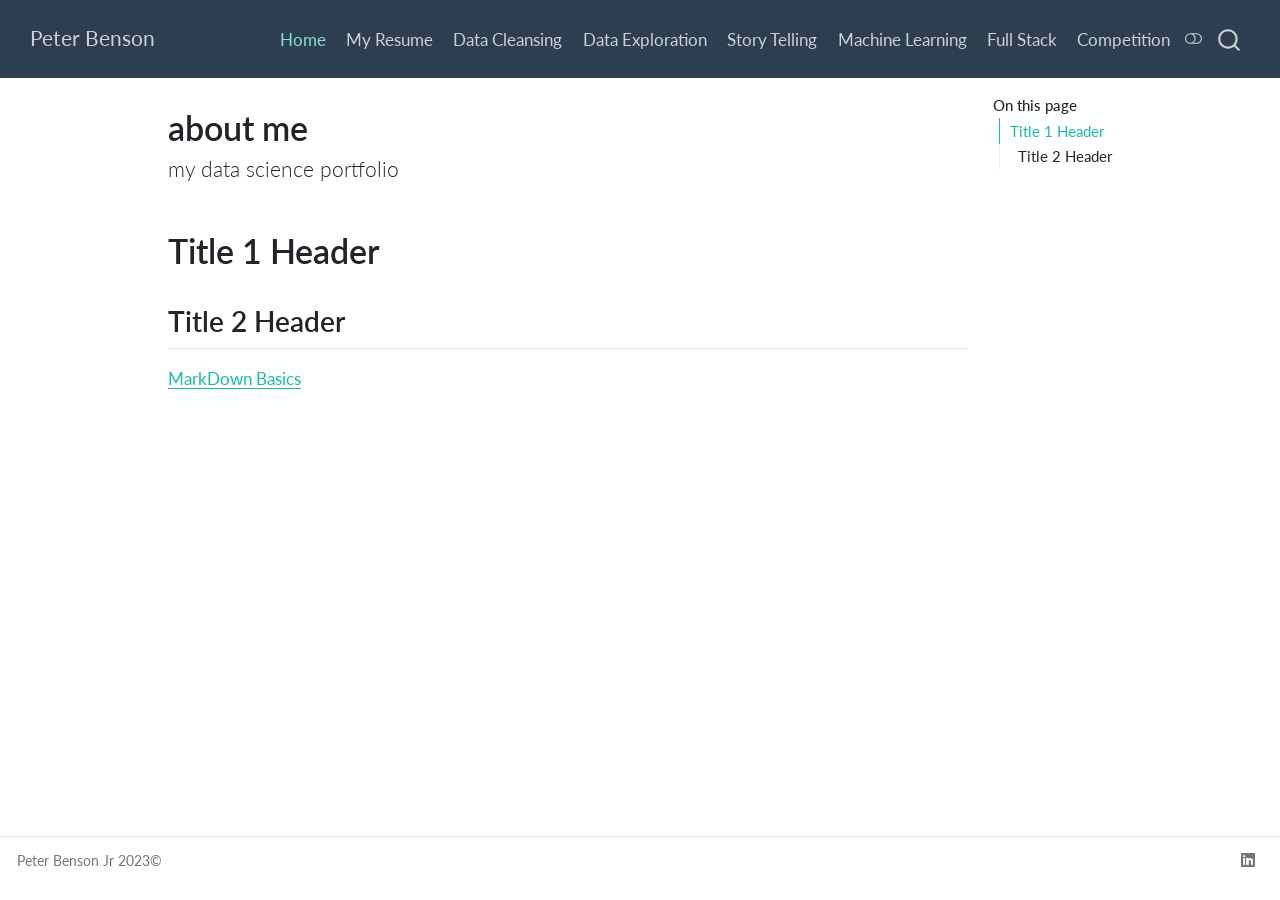
<file: index.html>
<!DOCTYPE html>
<html xmlns="http://www.w3.org/1999/xhtml" lang="en" xml:lang="en"><head>

<meta charset="utf-8">
<meta name="generator" content="quarto-1.4.552">

<meta name="viewport" content="width=device-width, initial-scale=1.0, user-scalable=yes">


<title>Peter Benson - about me</title>
<style>
code{white-space: pre-wrap;}
span.smallcaps{font-variant: small-caps;}
div.columns{display: flex; gap: min(4vw, 1.5em);}
div.column{flex: auto; overflow-x: auto;}
div.hanging-indent{margin-left: 1.5em; text-indent: -1.5em;}
ul.task-list{list-style: none;}
ul.task-list li input[type="checkbox"] {
  width: 0.8em;
  margin: 0 0.8em 0.2em -1em; /* quarto-specific, see https://github.com/quarto-dev/quarto-cli/issues/4556 */ 
  vertical-align: middle;
}
</style>


<script src="site_libs/quarto-nav/quarto-nav.js"></script>
<script src="site_libs/quarto-nav/headroom.min.js"></script>
<script src="site_libs/clipboard/clipboard.min.js"></script>
<script src="site_libs/quarto-search/autocomplete.umd.js"></script>
<script src="site_libs/quarto-search/fuse.min.js"></script>
<script src="site_libs/quarto-search/quarto-search.js"></script>
<meta name="quarto:offset" content="./">
<link href="./Images/favicon.png" rel="icon" type="image/png">
<script src="site_libs/quarto-html/quarto.js"></script>
<script src="site_libs/quarto-html/popper.min.js"></script>
<script src="site_libs/quarto-html/tippy.umd.min.js"></script>
<script src="site_libs/quarto-html/anchor.min.js"></script>
<link href="site_libs/quarto-html/tippy.css" rel="stylesheet">
<link href="site_libs/quarto-html/quarto-syntax-highlighting.css" rel="stylesheet" class="quarto-color-scheme" id="quarto-text-highlighting-styles">
<link href="site_libs/quarto-html/quarto-syntax-highlighting-dark.css" rel="prefetch" class="quarto-color-scheme quarto-color-alternate" id="quarto-text-highlighting-styles">
<script src="site_libs/bootstrap/bootstrap.min.js"></script>
<link href="site_libs/bootstrap/bootstrap-icons.css" rel="stylesheet">
<link href="site_libs/bootstrap/bootstrap.min.css" rel="stylesheet" class="quarto-color-scheme" id="quarto-bootstrap" data-mode="light">
<link href="site_libs/bootstrap/bootstrap-dark.min.css" rel="prefetch" class="quarto-color-scheme quarto-color-alternate" id="quarto-bootstrap" data-mode="dark">
<script id="quarto-search-options" type="application/json">{
  "location": "navbar",
  "copy-button": false,
  "collapse-after": 3,
  "panel-placement": "end",
  "type": "overlay",
  "limit": 50,
  "keyboard-shortcut": [
    "f",
    "/",
    "s"
  ],
  "show-item-context": false,
  "language": {
    "search-no-results-text": "No results",
    "search-matching-documents-text": "matching documents",
    "search-copy-link-title": "Copy link to search",
    "search-hide-matches-text": "Hide additional matches",
    "search-more-match-text": "more match in this document",
    "search-more-matches-text": "more matches in this document",
    "search-clear-button-title": "Clear",
    "search-text-placeholder": "",
    "search-detached-cancel-button-title": "Cancel",
    "search-submit-button-title": "Submit",
    "search-label": "Search"
  }
}</script>


<link rel="stylesheet" href="styles.css">
</head>

<body class="nav-fixed">

<div id="quarto-search-results"></div>
  <header id="quarto-header" class="headroom fixed-top">
    <nav class="navbar navbar-expand-lg " data-bs-theme="dark">
      <div class="navbar-container container-fluid">
      <div class="navbar-brand-container mx-auto">
    <a class="navbar-brand" href="./index.html">
    <span class="navbar-title">Peter Benson</span>
    </a>
  </div>
            <div id="quarto-search" class="" title="Search"></div>
          <button class="navbar-toggler" type="button" data-bs-toggle="collapse" data-bs-target="#navbarCollapse" aria-controls="navbarCollapse" aria-expanded="false" aria-label="Toggle navigation" onclick="if (window.quartoToggleHeadroom) { window.quartoToggleHeadroom(); }">
  <span class="navbar-toggler-icon"></span>
</button>
          <div class="collapse navbar-collapse" id="navbarCollapse">
            <ul class="navbar-nav navbar-nav-scroll ms-auto">
  <li class="nav-item">
    <a class="nav-link active" href="./index.html" aria-current="page"> 
<span class="menu-text">Home</span></a>
  </li>  
  <li class="nav-item">
    <a class="nav-link" href="./resume.html"> 
<span class="menu-text">My Resume</span></a>
  </li>  
  <li class="nav-item">
    <a class="nav-link" href="./cleansing.html"> 
<span class="menu-text">Data Cleansing</span></a>
  </li>  
  <li class="nav-item">
    <a class="nav-link" href="./exploration.html"> 
<span class="menu-text">Data Exploration</span></a>
  </li>  
  <li class="nav-item">
    <a class="nav-link" href="./story_telling.html"> 
<span class="menu-text">Story Telling</span></a>
  </li>  
  <li class="nav-item">
    <a class="nav-link" href="./ml.html"> 
<span class="menu-text">Machine Learning</span></a>
  </li>  
  <li class="nav-item">
    <a class="nav-link" href="./full_stack.html"> 
<span class="menu-text">Full Stack</span></a>
  </li>  
  <li class="nav-item">
    <a class="nav-link" href="./competition.html"> 
<span class="menu-text">Competition</span></a>
  </li>  
</ul>
          </div> <!-- /navcollapse -->
          <div class="quarto-navbar-tools">
  <a href="" class="quarto-color-scheme-toggle quarto-navigation-tool  px-1" onclick="window.quartoToggleColorScheme(); return false;" title="Toggle dark mode"><i class="bi"></i></a>
</div>
      </div> <!-- /container-fluid -->
    </nav>
</header>
<!-- content -->
<div id="quarto-content" class="quarto-container page-columns page-rows-contents page-layout-article page-navbar">
<!-- sidebar -->
<!-- margin-sidebar -->
    <div id="quarto-margin-sidebar" class="sidebar margin-sidebar">
        <nav id="TOC" role="doc-toc" class="toc-active">
    <h2 id="toc-title">On this page</h2>
   
  <ul>
  <li><a href="#title-1-header" id="toc-title-1-header" class="nav-link active" data-scroll-target="#title-1-header">Title 1 Header</a>
  <ul class="collapse">
  <li><a href="#title-2-header" id="toc-title-2-header" class="nav-link" data-scroll-target="#title-2-header">Title 2 Header</a></li>
  </ul></li>
  </ul>
</nav>
    </div>
<!-- main -->
<main class="content" id="quarto-document-content">

<header id="title-block-header" class="quarto-title-block default">
<div class="quarto-title">
<h1 class="title">about me</h1>
<p class="subtitle lead">my data science portfolio</p>
</div>



<div class="quarto-title-meta">

    
  
    
  </div>
  


</header>


<section id="title-1-header" class="level1">
<h1>Title 1 Header</h1>
<section id="title-2-header" class="level2">
<h2 class="anchored" data-anchor-id="title-2-header">Title 2 Header</h2>
<p><a href="https://quarto.org/docs/authoring/markdown-basics.html#links-images">MarkDown Basics</a></p>


</section>
</section>

<a onclick="window.scrollTo(0, 0); return false;" role="button" id="quarto-back-to-top"><i class="bi bi-arrow-up"></i> Back to top</a></main> <!-- /main -->
<script id="quarto-html-after-body" type="application/javascript">
window.document.addEventListener("DOMContentLoaded", function (event) {
  const toggleBodyColorMode = (bsSheetEl) => {
    const mode = bsSheetEl.getAttribute("data-mode");
    const bodyEl = window.document.querySelector("body");
    if (mode === "dark") {
      bodyEl.classList.add("quarto-dark");
      bodyEl.classList.remove("quarto-light");
    } else {
      bodyEl.classList.add("quarto-light");
      bodyEl.classList.remove("quarto-dark");
    }
  }
  const toggleBodyColorPrimary = () => {
    const bsSheetEl = window.document.querySelector("link#quarto-bootstrap");
    if (bsSheetEl) {
      toggleBodyColorMode(bsSheetEl);
    }
  }
  toggleBodyColorPrimary();  
  const disableStylesheet = (stylesheets) => {
    for (let i=0; i < stylesheets.length; i++) {
      const stylesheet = stylesheets[i];
      stylesheet.rel = 'prefetch';
    }
  }
  const enableStylesheet = (stylesheets) => {
    for (let i=0; i < stylesheets.length; i++) {
      const stylesheet = stylesheets[i];
      stylesheet.rel = 'stylesheet';
    }
  }
  const manageTransitions = (selector, allowTransitions) => {
    const els = window.document.querySelectorAll(selector);
    for (let i=0; i < els.length; i++) {
      const el = els[i];
      if (allowTransitions) {
        el.classList.remove('notransition');
      } else {
        el.classList.add('notransition');
      }
    }
  }
  const toggleGiscusIfUsed = (isAlternate, darkModeDefault) => {
    const baseTheme = document.querySelector('#giscus-base-theme')?.value ?? 'light';
    const alternateTheme = document.querySelector('#giscus-alt-theme')?.value ?? 'dark';
    let newTheme = '';
    if(darkModeDefault) {
      newTheme = isAlternate ? baseTheme : alternateTheme;
    } else {
      newTheme = isAlternate ? alternateTheme : baseTheme;
    }
    const changeGiscusTheme = () => {
      // From: https://github.com/giscus/giscus/issues/336
      const sendMessage = (message) => {
        const iframe = document.querySelector('iframe.giscus-frame');
        if (!iframe) return;
        iframe.contentWindow.postMessage({ giscus: message }, 'https://giscus.app');
      }
      sendMessage({
        setConfig: {
          theme: newTheme
        }
      });
    }
    const isGiscussLoaded = window.document.querySelector('iframe.giscus-frame') !== null;
    if (isGiscussLoaded) {
      changeGiscusTheme();
    }
  }
  const toggleColorMode = (alternate) => {
    // Switch the stylesheets
    const alternateStylesheets = window.document.querySelectorAll('link.quarto-color-scheme.quarto-color-alternate');
    manageTransitions('#quarto-margin-sidebar .nav-link', false);
    if (alternate) {
      enableStylesheet(alternateStylesheets);
      for (const sheetNode of alternateStylesheets) {
        if (sheetNode.id === "quarto-bootstrap") {
          toggleBodyColorMode(sheetNode);
        }
      }
    } else {
      disableStylesheet(alternateStylesheets);
      toggleBodyColorPrimary();
    }
    manageTransitions('#quarto-margin-sidebar .nav-link', true);
    // Switch the toggles
    const toggles = window.document.querySelectorAll('.quarto-color-scheme-toggle');
    for (let i=0; i < toggles.length; i++) {
      const toggle = toggles[i];
      if (toggle) {
        if (alternate) {
          toggle.classList.add("alternate");     
        } else {
          toggle.classList.remove("alternate");
        }
      }
    }
    // Hack to workaround the fact that safari doesn't
    // properly recolor the scrollbar when toggling (#1455)
    if (navigator.userAgent.indexOf('Safari') > 0 && navigator.userAgent.indexOf('Chrome') == -1) {
      manageTransitions("body", false);
      window.scrollTo(0, 1);
      setTimeout(() => {
        window.scrollTo(0, 0);
        manageTransitions("body", true);
      }, 40);  
    }
  }
  const isFileUrl = () => { 
    return window.location.protocol === 'file:';
  }
  const hasAlternateSentinel = () => {  
    let styleSentinel = getColorSchemeSentinel();
    if (styleSentinel !== null) {
      return styleSentinel === "alternate";
    } else {
      return false;
    }
  }
  const setStyleSentinel = (alternate) => {
    const value = alternate ? "alternate" : "default";
    if (!isFileUrl()) {
      window.localStorage.setItem("quarto-color-scheme", value);
    } else {
      localAlternateSentinel = value;
    }
  }
  const getColorSchemeSentinel = () => {
    if (!isFileUrl()) {
      const storageValue = window.localStorage.getItem("quarto-color-scheme");
      return storageValue != null ? storageValue : localAlternateSentinel;
    } else {
      return localAlternateSentinel;
    }
  }
  const darkModeDefault = false;
  let localAlternateSentinel = darkModeDefault ? 'alternate' : 'default';
  // Dark / light mode switch
  window.quartoToggleColorScheme = () => {
    // Read the current dark / light value 
    let toAlternate = !hasAlternateSentinel();
    toggleColorMode(toAlternate);
    setStyleSentinel(toAlternate);
    toggleGiscusIfUsed(toAlternate, darkModeDefault);
  };
  // Ensure there is a toggle, if there isn't float one in the top right
  if (window.document.querySelector('.quarto-color-scheme-toggle') === null) {
    const a = window.document.createElement('a');
    a.classList.add('top-right');
    a.classList.add('quarto-color-scheme-toggle');
    a.href = "";
    a.onclick = function() { try { window.quartoToggleColorScheme(); } catch {} return false; };
    const i = window.document.createElement("i");
    i.classList.add('bi');
    a.appendChild(i);
    window.document.body.appendChild(a);
  }
  // Switch to dark mode if need be
  if (hasAlternateSentinel()) {
    toggleColorMode(true);
  } else {
    toggleColorMode(false);
  }
  const icon = "";
  const anchorJS = new window.AnchorJS();
  anchorJS.options = {
    placement: 'right',
    icon: icon
  };
  anchorJS.add('.anchored');
  const isCodeAnnotation = (el) => {
    for (const clz of el.classList) {
      if (clz.startsWith('code-annotation-')) {                     
        return true;
      }
    }
    return false;
  }
  const clipboard = new window.ClipboardJS('.code-copy-button', {
    text: function(trigger) {
      const codeEl = trigger.previousElementSibling.cloneNode(true);
      for (const childEl of codeEl.children) {
        if (isCodeAnnotation(childEl)) {
          childEl.remove();
        }
      }
      return codeEl.innerText;
    }
  });
  clipboard.on('success', function(e) {
    // button target
    const button = e.trigger;
    // don't keep focus
    button.blur();
    // flash "checked"
    button.classList.add('code-copy-button-checked');
    var currentTitle = button.getAttribute("title");
    button.setAttribute("title", "Copied!");
    let tooltip;
    if (window.bootstrap) {
      button.setAttribute("data-bs-toggle", "tooltip");
      button.setAttribute("data-bs-placement", "left");
      button.setAttribute("data-bs-title", "Copied!");
      tooltip = new bootstrap.Tooltip(button, 
        { trigger: "manual", 
          customClass: "code-copy-button-tooltip",
          offset: [0, -8]});
      tooltip.show();    
    }
    setTimeout(function() {
      if (tooltip) {
        tooltip.hide();
        button.removeAttribute("data-bs-title");
        button.removeAttribute("data-bs-toggle");
        button.removeAttribute("data-bs-placement");
      }
      button.setAttribute("title", currentTitle);
      button.classList.remove('code-copy-button-checked');
    }, 1000);
    // clear code selection
    e.clearSelection();
  });
    var localhostRegex = new RegExp(/^(?:http|https):\/\/localhost\:?[0-9]*\//);
    var mailtoRegex = new RegExp(/^mailto:/);
      var filterRegex = new RegExp("https:\/\/PBJ21033\.github\.io\/");
    var isInternal = (href) => {
        return filterRegex.test(href) || localhostRegex.test(href) || mailtoRegex.test(href);
    }
    // Inspect non-navigation links and adorn them if external
 	var links = window.document.querySelectorAll('a[href]:not(.nav-link):not(.navbar-brand):not(.toc-action):not(.sidebar-link):not(.sidebar-item-toggle):not(.pagination-link):not(.no-external):not([aria-hidden]):not(.dropdown-item):not(.quarto-navigation-tool)');
    for (var i=0; i<links.length; i++) {
      const link = links[i];
      if (!isInternal(link.href)) {
        // undo the damage that might have been done by quarto-nav.js in the case of
        // links that we want to consider external
        if (link.dataset.originalHref !== undefined) {
          link.href = link.dataset.originalHref;
        }
      }
    }
  function tippyHover(el, contentFn, onTriggerFn, onUntriggerFn) {
    const config = {
      allowHTML: true,
      maxWidth: 500,
      delay: 100,
      arrow: false,
      appendTo: function(el) {
          return el.parentElement;
      },
      interactive: true,
      interactiveBorder: 10,
      theme: 'quarto',
      placement: 'bottom-start',
    };
    if (contentFn) {
      config.content = contentFn;
    }
    if (onTriggerFn) {
      config.onTrigger = onTriggerFn;
    }
    if (onUntriggerFn) {
      config.onUntrigger = onUntriggerFn;
    }
    window.tippy(el, config); 
  }
  const noterefs = window.document.querySelectorAll('a[role="doc-noteref"]');
  for (var i=0; i<noterefs.length; i++) {
    const ref = noterefs[i];
    tippyHover(ref, function() {
      // use id or data attribute instead here
      let href = ref.getAttribute('data-footnote-href') || ref.getAttribute('href');
      try { href = new URL(href).hash; } catch {}
      const id = href.replace(/^#\/?/, "");
      const note = window.document.getElementById(id);
      if (note) {
        return note.innerHTML;
      } else {
        return "";
      }
    });
  }
  const xrefs = window.document.querySelectorAll('a.quarto-xref');
  const processXRef = (id, note) => {
    // Strip column container classes
    const stripColumnClz = (el) => {
      el.classList.remove("page-full", "page-columns");
      if (el.children) {
        for (const child of el.children) {
          stripColumnClz(child);
        }
      }
    }
    stripColumnClz(note)
    if (id === null || id.startsWith('sec-')) {
      // Special case sections, only their first couple elements
      const container = document.createElement("div");
      if (note.children && note.children.length > 2) {
        container.appendChild(note.children[0].cloneNode(true));
        for (let i = 1; i < note.children.length; i++) {
          const child = note.children[i];
          if (child.tagName === "P" && child.innerText === "") {
            continue;
          } else {
            container.appendChild(child.cloneNode(true));
            break;
          }
        }
        if (window.Quarto?.typesetMath) {
          window.Quarto.typesetMath(container);
        }
        return container.innerHTML
      } else {
        if (window.Quarto?.typesetMath) {
          window.Quarto.typesetMath(note);
        }
        return note.innerHTML;
      }
    } else {
      // Remove any anchor links if they are present
      const anchorLink = note.querySelector('a.anchorjs-link');
      if (anchorLink) {
        anchorLink.remove();
      }
      if (window.Quarto?.typesetMath) {
        window.Quarto.typesetMath(note);
      }
      // TODO in 1.5, we should make sure this works without a callout special case
      if (note.classList.contains("callout")) {
        return note.outerHTML;
      } else {
        return note.innerHTML;
      }
    }
  }
  for (var i=0; i<xrefs.length; i++) {
    const xref = xrefs[i];
    tippyHover(xref, undefined, function(instance) {
      instance.disable();
      let url = xref.getAttribute('href');
      let hash = undefined; 
      if (url.startsWith('#')) {
        hash = url;
      } else {
        try { hash = new URL(url).hash; } catch {}
      }
      if (hash) {
        const id = hash.replace(/^#\/?/, "");
        const note = window.document.getElementById(id);
        if (note !== null) {
          try {
            const html = processXRef(id, note.cloneNode(true));
            instance.setContent(html);
          } finally {
            instance.enable();
            instance.show();
          }
        } else {
          // See if we can fetch this
          fetch(url.split('#')[0])
          .then(res => res.text())
          .then(html => {
            const parser = new DOMParser();
            const htmlDoc = parser.parseFromString(html, "text/html");
            const note = htmlDoc.getElementById(id);
            if (note !== null) {
              const html = processXRef(id, note);
              instance.setContent(html);
            } 
          }).finally(() => {
            instance.enable();
            instance.show();
          });
        }
      } else {
        // See if we can fetch a full url (with no hash to target)
        // This is a special case and we should probably do some content thinning / targeting
        fetch(url)
        .then(res => res.text())
        .then(html => {
          const parser = new DOMParser();
          const htmlDoc = parser.parseFromString(html, "text/html");
          const note = htmlDoc.querySelector('main.content');
          if (note !== null) {
            // This should only happen for chapter cross references
            // (since there is no id in the URL)
            // remove the first header
            if (note.children.length > 0 && note.children[0].tagName === "HEADER") {
              note.children[0].remove();
            }
            const html = processXRef(null, note);
            instance.setContent(html);
          } 
        }).finally(() => {
          instance.enable();
          instance.show();
        });
      }
    }, function(instance) {
    });
  }
      let selectedAnnoteEl;
      const selectorForAnnotation = ( cell, annotation) => {
        let cellAttr = 'data-code-cell="' + cell + '"';
        let lineAttr = 'data-code-annotation="' +  annotation + '"';
        const selector = 'span[' + cellAttr + '][' + lineAttr + ']';
        return selector;
      }
      const selectCodeLines = (annoteEl) => {
        const doc = window.document;
        const targetCell = annoteEl.getAttribute("data-target-cell");
        const targetAnnotation = annoteEl.getAttribute("data-target-annotation");
        const annoteSpan = window.document.querySelector(selectorForAnnotation(targetCell, targetAnnotation));
        const lines = annoteSpan.getAttribute("data-code-lines").split(",");
        const lineIds = lines.map((line) => {
          return targetCell + "-" + line;
        })
        let top = null;
        let height = null;
        let parent = null;
        if (lineIds.length > 0) {
            //compute the position of the single el (top and bottom and make a div)
            const el = window.document.getElementById(lineIds[0]);
            top = el.offsetTop;
            height = el.offsetHeight;
            parent = el.parentElement.parentElement;
          if (lineIds.length > 1) {
            const lastEl = window.document.getElementById(lineIds[lineIds.length - 1]);
            const bottom = lastEl.offsetTop + lastEl.offsetHeight;
            height = bottom - top;
          }
          if (top !== null && height !== null && parent !== null) {
            // cook up a div (if necessary) and position it 
            let div = window.document.getElementById("code-annotation-line-highlight");
            if (div === null) {
              div = window.document.createElement("div");
              div.setAttribute("id", "code-annotation-line-highlight");
              div.style.position = 'absolute';
              parent.appendChild(div);
            }
            div.style.top = top - 2 + "px";
            div.style.height = height + 4 + "px";
            div.style.left = 0;
            let gutterDiv = window.document.getElementById("code-annotation-line-highlight-gutter");
            if (gutterDiv === null) {
              gutterDiv = window.document.createElement("div");
              gutterDiv.setAttribute("id", "code-annotation-line-highlight-gutter");
              gutterDiv.style.position = 'absolute';
              const codeCell = window.document.getElementById(targetCell);
              const gutter = codeCell.querySelector('.code-annotation-gutter');
              gutter.appendChild(gutterDiv);
            }
            gutterDiv.style.top = top - 2 + "px";
            gutterDiv.style.height = height + 4 + "px";
          }
          selectedAnnoteEl = annoteEl;
        }
      };
      const unselectCodeLines = () => {
        const elementsIds = ["code-annotation-line-highlight", "code-annotation-line-highlight-gutter"];
        elementsIds.forEach((elId) => {
          const div = window.document.getElementById(elId);
          if (div) {
            div.remove();
          }
        });
        selectedAnnoteEl = undefined;
      };
        // Handle positioning of the toggle
    window.addEventListener(
      "resize",
      throttle(() => {
        elRect = undefined;
        if (selectedAnnoteEl) {
          selectCodeLines(selectedAnnoteEl);
        }
      }, 10)
    );
    function throttle(fn, ms) {
    let throttle = false;
    let timer;
      return (...args) => {
        if(!throttle) { // first call gets through
            fn.apply(this, args);
            throttle = true;
        } else { // all the others get throttled
            if(timer) clearTimeout(timer); // cancel #2
            timer = setTimeout(() => {
              fn.apply(this, args);
              timer = throttle = false;
            }, ms);
        }
      };
    }
      // Attach click handler to the DT
      const annoteDls = window.document.querySelectorAll('dt[data-target-cell]');
      for (const annoteDlNode of annoteDls) {
        annoteDlNode.addEventListener('click', (event) => {
          const clickedEl = event.target;
          if (clickedEl !== selectedAnnoteEl) {
            unselectCodeLines();
            const activeEl = window.document.querySelector('dt[data-target-cell].code-annotation-active');
            if (activeEl) {
              activeEl.classList.remove('code-annotation-active');
            }
            selectCodeLines(clickedEl);
            clickedEl.classList.add('code-annotation-active');
          } else {
            // Unselect the line
            unselectCodeLines();
            clickedEl.classList.remove('code-annotation-active');
          }
        });
      }
  const findCites = (el) => {
    const parentEl = el.parentElement;
    if (parentEl) {
      const cites = parentEl.dataset.cites;
      if (cites) {
        return {
          el,
          cites: cites.split(' ')
        };
      } else {
        return findCites(el.parentElement)
      }
    } else {
      return undefined;
    }
  };
  var bibliorefs = window.document.querySelectorAll('a[role="doc-biblioref"]');
  for (var i=0; i<bibliorefs.length; i++) {
    const ref = bibliorefs[i];
    const citeInfo = findCites(ref);
    if (citeInfo) {
      tippyHover(citeInfo.el, function() {
        var popup = window.document.createElement('div');
        citeInfo.cites.forEach(function(cite) {
          var citeDiv = window.document.createElement('div');
          citeDiv.classList.add('hanging-indent');
          citeDiv.classList.add('csl-entry');
          var biblioDiv = window.document.getElementById('ref-' + cite);
          if (biblioDiv) {
            citeDiv.innerHTML = biblioDiv.innerHTML;
          }
          popup.appendChild(citeDiv);
        });
        return popup.innerHTML;
      });
    }
  }
});
</script>
</div> <!-- /content -->
<footer class="footer">
  <div class="nav-footer">
    <div class="nav-footer-left">
<p>Peter Benson Jr 2023©</p>
</div>   
    <div class="nav-footer-center">
      &nbsp;
    </div>
    <div class="nav-footer-right">
      <ul class="footer-items list-unstyled">
    <li class="nav-item compact">
    <a class="nav-link" href="./Your_LinkedIn_URL">
      <i class="bi bi-linkedin" role="img">
</i> 
    </a>
  </li>  
</ul>
    </div>
  </div>
</footer>




</body></html>
</file>
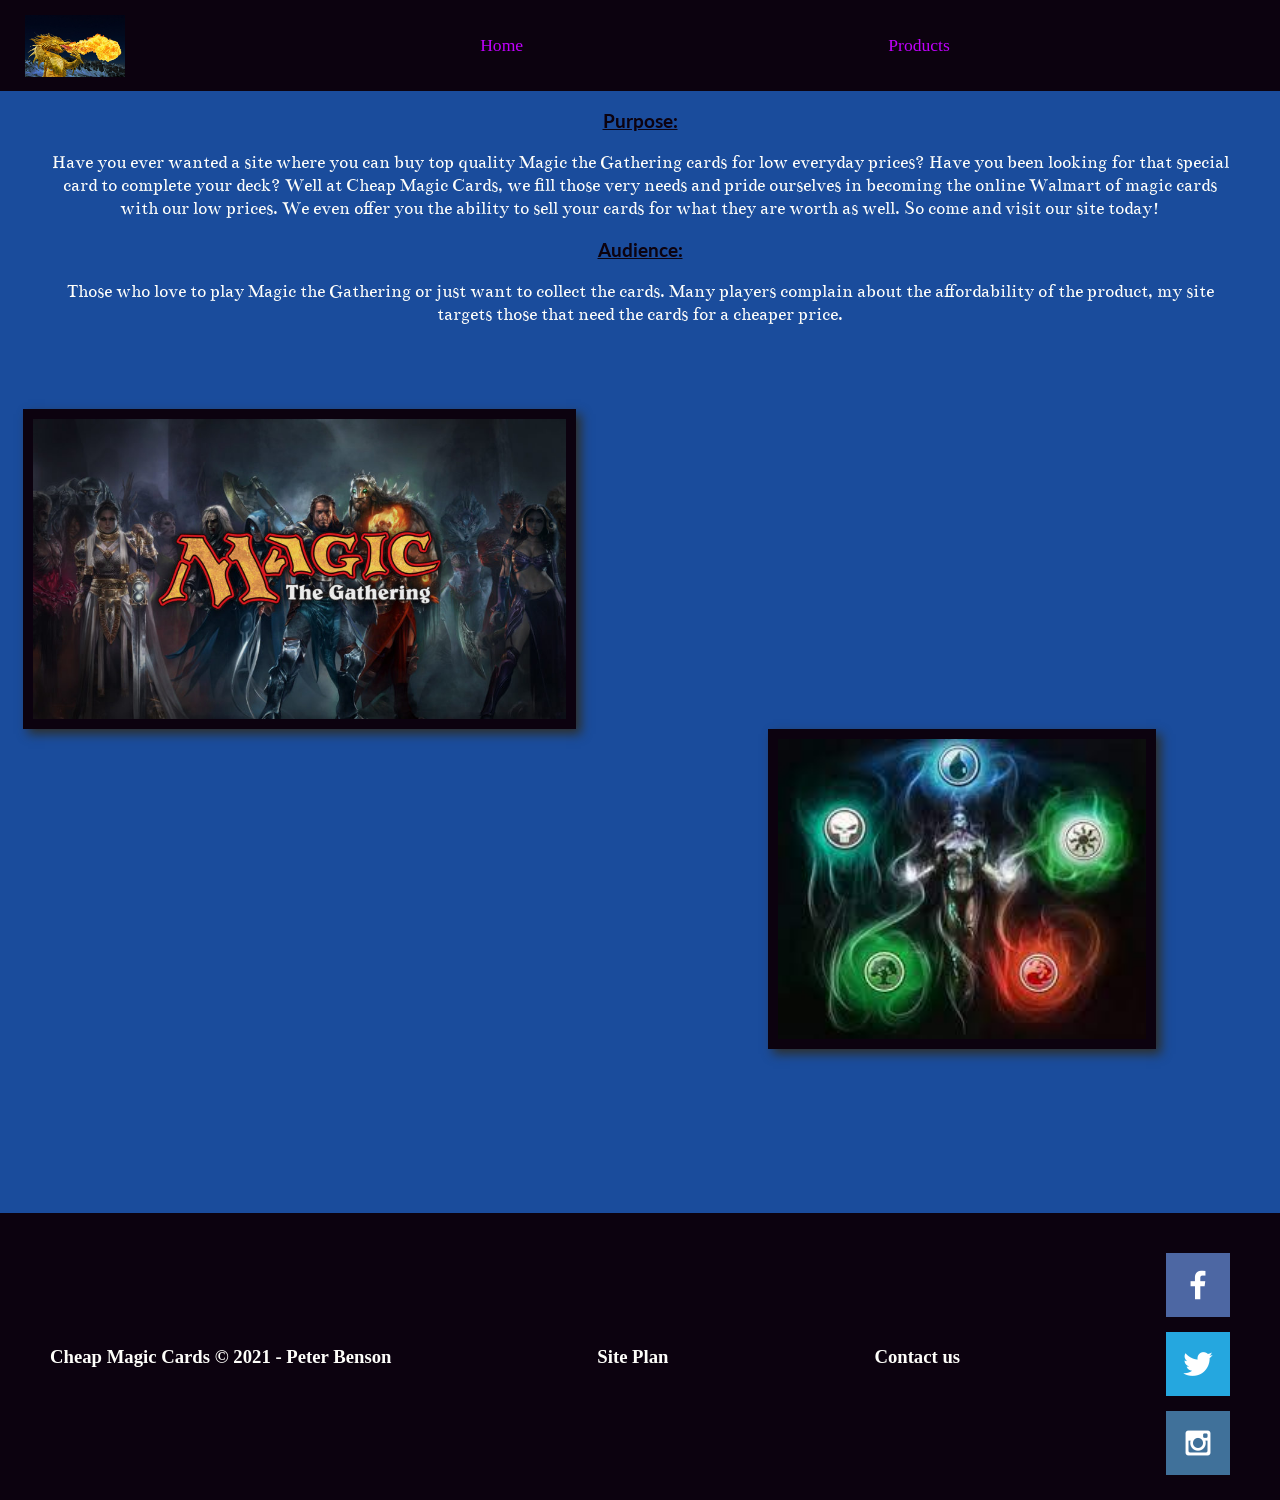
<file: Cheap_Magic/index.html>
<!DOCTYPE html>
<html lang="en">
<head>
    <meta charset="UTF-8">
    <meta http-equiv="X-UA-Compatible" content="IE=edge">
    <meta name="viewport" content="width=device-width, initial-scale=1.0">
    <title>Cheap Magic Cards</title>
    <link href = 'styles/cheap_magic.css' rel = 'stylesheet'>
</head>
<body>
    <div id = 'content'>
        <header>
            <a id = 'logo_link' href = 'index.html'>
                <img class = 'logo' src = 'images/dragon_logo.png' alt = 'dragon logo'> 

            </a>
             <!--Navigation bar -->
            <nav>
                <a href = 'index.html'>Home</a>
                <a href = 'product.html'>Products</a>
            </nav>
        </header>
        <section>
            <h3> Purpose:</h3>
            <p>
             Have you ever wanted a site where you can buy top quality Magic the Gathering cards for low everyday prices? Have you been looking for that special card to complete your deck? Well at Cheap Magic Cards, we fill those very needs and pride ourselves in becoming the online Walmart of magic cards with our low prices. We even offer you the ability to sell your cards for what they are worth as well. So come and visit our site today!
            </p>
            <h3>Audience:</h3>
            <p>
             Those who love to play Magic the Gathering or just want to collect the cards. Many players complain about the affordability of the product, my site targets those that need the cards for a cheaper price.
            </p>
        </section>
        <div id = 'Magic'>
            
                <img class = 'Magic_origin' src = 'images/Magic_homepage.jpeg' alt = 'Magic origin'>
          
                <img class = 'Colors' src = 'images/color_homepage.jpg' alt = 'colors'>
        
        </div>
        <footer>
            <h3>Cheap Magic Cards &copy; 2021 - Peter Benson</h3>
            <h3><a href = 'site-plan.html'>Site Plan</a></h3>
            <h3><a href = 'contactus.html'>Contact us</a> </h3>
            <div class = 'social'>
                 <a href = 'https://facebook.com' target = '_blank'>
                 <img src = 'images/facebook.png' alt = 'fb icon'>
                </a>
                <a href = 'https://twitter.com' target = '_blank'>
                     <img src = 'images/twitter.png' alt = 'twitter icon'>
                </a>
                <a href = 'https://instagram.com' target = '_blank'>
                    <img src = 'images/instagram.png' alt = 'instagram icon'>
                </a>
            </div>
        </footer>
    </div>
    
</body>
</html>
</file>
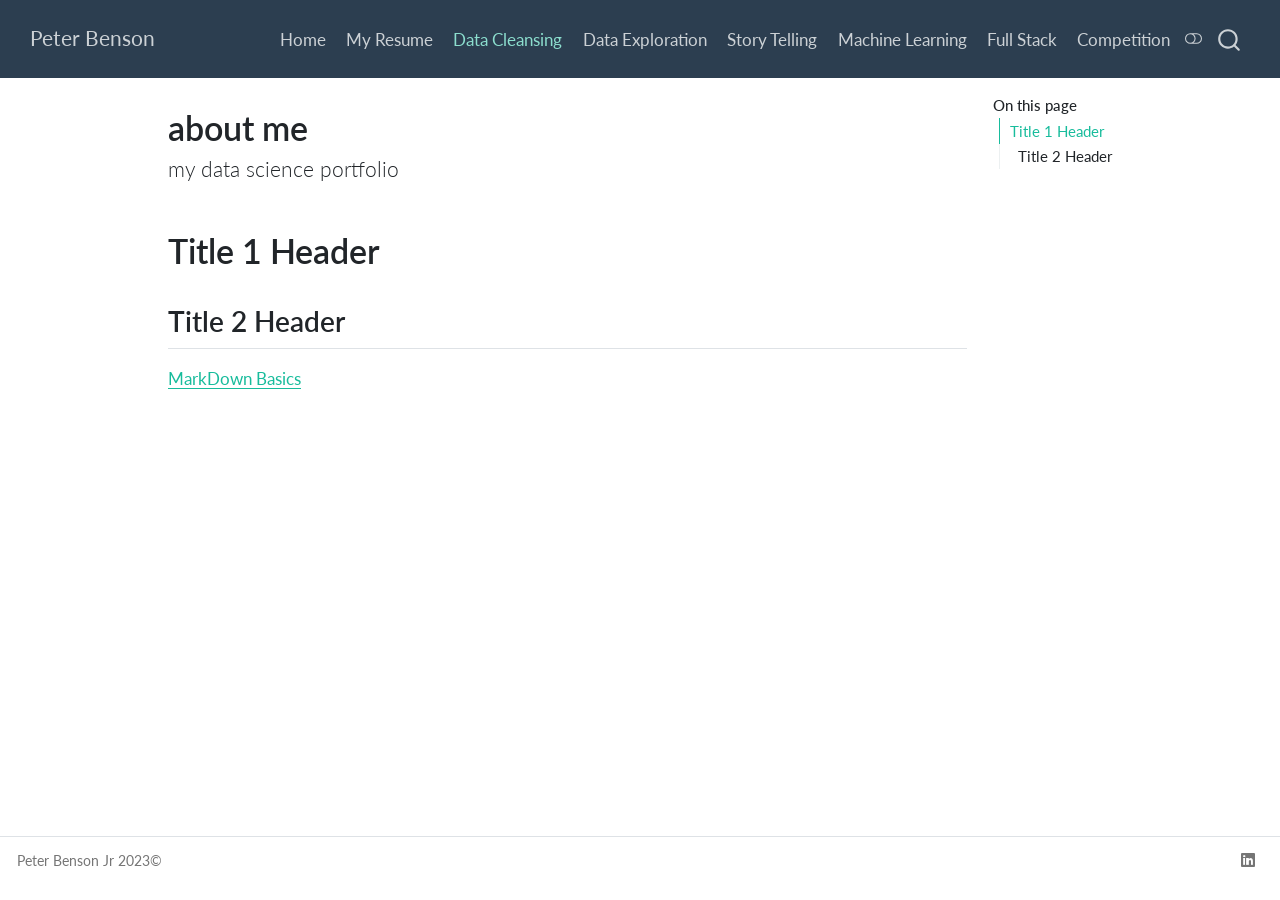
<file: cleansing.html>
<!DOCTYPE html>
<html xmlns="http://www.w3.org/1999/xhtml" lang="en" xml:lang="en"><head>

<meta charset="utf-8">
<meta name="generator" content="quarto-1.4.552">

<meta name="viewport" content="width=device-width, initial-scale=1.0, user-scalable=yes">


<title>Peter Benson - about me</title>
<style>
code{white-space: pre-wrap;}
span.smallcaps{font-variant: small-caps;}
div.columns{display: flex; gap: min(4vw, 1.5em);}
div.column{flex: auto; overflow-x: auto;}
div.hanging-indent{margin-left: 1.5em; text-indent: -1.5em;}
ul.task-list{list-style: none;}
ul.task-list li input[type="checkbox"] {
  width: 0.8em;
  margin: 0 0.8em 0.2em -1em; /* quarto-specific, see https://github.com/quarto-dev/quarto-cli/issues/4556 */ 
  vertical-align: middle;
}
</style>


<script src="site_libs/quarto-nav/quarto-nav.js"></script>
<script src="site_libs/quarto-nav/headroom.min.js"></script>
<script src="site_libs/clipboard/clipboard.min.js"></script>
<script src="site_libs/quarto-search/autocomplete.umd.js"></script>
<script src="site_libs/quarto-search/fuse.min.js"></script>
<script src="site_libs/quarto-search/quarto-search.js"></script>
<meta name="quarto:offset" content="./">
<link href="./Images/favicon.png" rel="icon" type="image/png">
<script src="site_libs/quarto-html/quarto.js"></script>
<script src="site_libs/quarto-html/popper.min.js"></script>
<script src="site_libs/quarto-html/tippy.umd.min.js"></script>
<script src="site_libs/quarto-html/anchor.min.js"></script>
<link href="site_libs/quarto-html/tippy.css" rel="stylesheet">
<link href="site_libs/quarto-html/quarto-syntax-highlighting.css" rel="stylesheet" class="quarto-color-scheme" id="quarto-text-highlighting-styles">
<link href="site_libs/quarto-html/quarto-syntax-highlighting-dark.css" rel="prefetch" class="quarto-color-scheme quarto-color-alternate" id="quarto-text-highlighting-styles">
<script src="site_libs/bootstrap/bootstrap.min.js"></script>
<link href="site_libs/bootstrap/bootstrap-icons.css" rel="stylesheet">
<link href="site_libs/bootstrap/bootstrap.min.css" rel="stylesheet" class="quarto-color-scheme" id="quarto-bootstrap" data-mode="light">
<link href="site_libs/bootstrap/bootstrap-dark.min.css" rel="prefetch" class="quarto-color-scheme quarto-color-alternate" id="quarto-bootstrap" data-mode="dark">
<script id="quarto-search-options" type="application/json">{
  "location": "navbar",
  "copy-button": false,
  "collapse-after": 3,
  "panel-placement": "end",
  "type": "overlay",
  "limit": 50,
  "keyboard-shortcut": [
    "f",
    "/",
    "s"
  ],
  "show-item-context": false,
  "language": {
    "search-no-results-text": "No results",
    "search-matching-documents-text": "matching documents",
    "search-copy-link-title": "Copy link to search",
    "search-hide-matches-text": "Hide additional matches",
    "search-more-match-text": "more match in this document",
    "search-more-matches-text": "more matches in this document",
    "search-clear-button-title": "Clear",
    "search-text-placeholder": "",
    "search-detached-cancel-button-title": "Cancel",
    "search-submit-button-title": "Submit",
    "search-label": "Search"
  }
}</script>


<link rel="stylesheet" href="styles.css">
</head>

<body class="nav-fixed">

<div id="quarto-search-results"></div>
  <header id="quarto-header" class="headroom fixed-top">
    <nav class="navbar navbar-expand-lg " data-bs-theme="dark">
      <div class="navbar-container container-fluid">
      <div class="navbar-brand-container mx-auto">
    <a class="navbar-brand" href="./index.html">
    <span class="navbar-title">Peter Benson</span>
    </a>
  </div>
            <div id="quarto-search" class="" title="Search"></div>
          <button class="navbar-toggler" type="button" data-bs-toggle="collapse" data-bs-target="#navbarCollapse" aria-controls="navbarCollapse" aria-expanded="false" aria-label="Toggle navigation" onclick="if (window.quartoToggleHeadroom) { window.quartoToggleHeadroom(); }">
  <span class="navbar-toggler-icon"></span>
</button>
          <div class="collapse navbar-collapse" id="navbarCollapse">
            <ul class="navbar-nav navbar-nav-scroll ms-auto">
  <li class="nav-item">
    <a class="nav-link" href="./index.html"> 
<span class="menu-text">Home</span></a>
  </li>  
  <li class="nav-item">
    <a class="nav-link" href="./resume.html"> 
<span class="menu-text">My Resume</span></a>
  </li>  
  <li class="nav-item">
    <a class="nav-link active" href="./cleansing.html" aria-current="page"> 
<span class="menu-text">Data Cleansing</span></a>
  </li>  
  <li class="nav-item">
    <a class="nav-link" href="./exploration.html"> 
<span class="menu-text">Data Exploration</span></a>
  </li>  
  <li class="nav-item">
    <a class="nav-link" href="./story_telling.html"> 
<span class="menu-text">Story Telling</span></a>
  </li>  
  <li class="nav-item">
    <a class="nav-link" href="./ml.html"> 
<span class="menu-text">Machine Learning</span></a>
  </li>  
  <li class="nav-item">
    <a class="nav-link" href="./full_stack.html"> 
<span class="menu-text">Full Stack</span></a>
  </li>  
  <li class="nav-item">
    <a class="nav-link" href="./competition.html"> 
<span class="menu-text">Competition</span></a>
  </li>  
</ul>
          </div> <!-- /navcollapse -->
          <div class="quarto-navbar-tools">
  <a href="" class="quarto-color-scheme-toggle quarto-navigation-tool  px-1" onclick="window.quartoToggleColorScheme(); return false;" title="Toggle dark mode"><i class="bi"></i></a>
</div>
      </div> <!-- /container-fluid -->
    </nav>
</header>
<!-- content -->
<div id="quarto-content" class="quarto-container page-columns page-rows-contents page-layout-article page-navbar">
<!-- sidebar -->
<!-- margin-sidebar -->
    <div id="quarto-margin-sidebar" class="sidebar margin-sidebar">
        <nav id="TOC" role="doc-toc" class="toc-active">
    <h2 id="toc-title">On this page</h2>
   
  <ul>
  <li><a href="#title-1-header" id="toc-title-1-header" class="nav-link active" data-scroll-target="#title-1-header">Title 1 Header</a>
  <ul class="collapse">
  <li><a href="#title-2-header" id="toc-title-2-header" class="nav-link" data-scroll-target="#title-2-header">Title 2 Header</a></li>
  </ul></li>
  </ul>
</nav>
    </div>
<!-- main -->
<main class="content" id="quarto-document-content">

<header id="title-block-header" class="quarto-title-block default">
<div class="quarto-title">
<h1 class="title">about me</h1>
<p class="subtitle lead">my data science portfolio</p>
</div>



<div class="quarto-title-meta">

    
  
    
  </div>
  


</header>


<section id="title-1-header" class="level1">
<h1>Title 1 Header</h1>
<section id="title-2-header" class="level2">
<h2 class="anchored" data-anchor-id="title-2-header">Title 2 Header</h2>
<p><a href="https://quarto.org/docs/authoring/markdown-basics.html#links-images">MarkDown Basics</a></p>


</section>
</section>

<a onclick="window.scrollTo(0, 0); return false;" role="button" id="quarto-back-to-top"><i class="bi bi-arrow-up"></i> Back to top</a></main> <!-- /main -->
<script id="quarto-html-after-body" type="application/javascript">
window.document.addEventListener("DOMContentLoaded", function (event) {
  const toggleBodyColorMode = (bsSheetEl) => {
    const mode = bsSheetEl.getAttribute("data-mode");
    const bodyEl = window.document.querySelector("body");
    if (mode === "dark") {
      bodyEl.classList.add("quarto-dark");
      bodyEl.classList.remove("quarto-light");
    } else {
      bodyEl.classList.add("quarto-light");
      bodyEl.classList.remove("quarto-dark");
    }
  }
  const toggleBodyColorPrimary = () => {
    const bsSheetEl = window.document.querySelector("link#quarto-bootstrap");
    if (bsSheetEl) {
      toggleBodyColorMode(bsSheetEl);
    }
  }
  toggleBodyColorPrimary();  
  const disableStylesheet = (stylesheets) => {
    for (let i=0; i < stylesheets.length; i++) {
      const stylesheet = stylesheets[i];
      stylesheet.rel = 'prefetch';
    }
  }
  const enableStylesheet = (stylesheets) => {
    for (let i=0; i < stylesheets.length; i++) {
      const stylesheet = stylesheets[i];
      stylesheet.rel = 'stylesheet';
    }
  }
  const manageTransitions = (selector, allowTransitions) => {
    const els = window.document.querySelectorAll(selector);
    for (let i=0; i < els.length; i++) {
      const el = els[i];
      if (allowTransitions) {
        el.classList.remove('notransition');
      } else {
        el.classList.add('notransition');
      }
    }
  }
  const toggleGiscusIfUsed = (isAlternate, darkModeDefault) => {
    const baseTheme = document.querySelector('#giscus-base-theme')?.value ?? 'light';
    const alternateTheme = document.querySelector('#giscus-alt-theme')?.value ?? 'dark';
    let newTheme = '';
    if(darkModeDefault) {
      newTheme = isAlternate ? baseTheme : alternateTheme;
    } else {
      newTheme = isAlternate ? alternateTheme : baseTheme;
    }
    const changeGiscusTheme = () => {
      // From: https://github.com/giscus/giscus/issues/336
      const sendMessage = (message) => {
        const iframe = document.querySelector('iframe.giscus-frame');
        if (!iframe) return;
        iframe.contentWindow.postMessage({ giscus: message }, 'https://giscus.app');
      }
      sendMessage({
        setConfig: {
          theme: newTheme
        }
      });
    }
    const isGiscussLoaded = window.document.querySelector('iframe.giscus-frame') !== null;
    if (isGiscussLoaded) {
      changeGiscusTheme();
    }
  }
  const toggleColorMode = (alternate) => {
    // Switch the stylesheets
    const alternateStylesheets = window.document.querySelectorAll('link.quarto-color-scheme.quarto-color-alternate');
    manageTransitions('#quarto-margin-sidebar .nav-link', false);
    if (alternate) {
      enableStylesheet(alternateStylesheets);
      for (const sheetNode of alternateStylesheets) {
        if (sheetNode.id === "quarto-bootstrap") {
          toggleBodyColorMode(sheetNode);
        }
      }
    } else {
      disableStylesheet(alternateStylesheets);
      toggleBodyColorPrimary();
    }
    manageTransitions('#quarto-margin-sidebar .nav-link', true);
    // Switch the toggles
    const toggles = window.document.querySelectorAll('.quarto-color-scheme-toggle');
    for (let i=0; i < toggles.length; i++) {
      const toggle = toggles[i];
      if (toggle) {
        if (alternate) {
          toggle.classList.add("alternate");     
        } else {
          toggle.classList.remove("alternate");
        }
      }
    }
    // Hack to workaround the fact that safari doesn't
    // properly recolor the scrollbar when toggling (#1455)
    if (navigator.userAgent.indexOf('Safari') > 0 && navigator.userAgent.indexOf('Chrome') == -1) {
      manageTransitions("body", false);
      window.scrollTo(0, 1);
      setTimeout(() => {
        window.scrollTo(0, 0);
        manageTransitions("body", true);
      }, 40);  
    }
  }
  const isFileUrl = () => { 
    return window.location.protocol === 'file:';
  }
  const hasAlternateSentinel = () => {  
    let styleSentinel = getColorSchemeSentinel();
    if (styleSentinel !== null) {
      return styleSentinel === "alternate";
    } else {
      return false;
    }
  }
  const setStyleSentinel = (alternate) => {
    const value = alternate ? "alternate" : "default";
    if (!isFileUrl()) {
      window.localStorage.setItem("quarto-color-scheme", value);
    } else {
      localAlternateSentinel = value;
    }
  }
  const getColorSchemeSentinel = () => {
    if (!isFileUrl()) {
      const storageValue = window.localStorage.getItem("quarto-color-scheme");
      return storageValue != null ? storageValue : localAlternateSentinel;
    } else {
      return localAlternateSentinel;
    }
  }
  const darkModeDefault = false;
  let localAlternateSentinel = darkModeDefault ? 'alternate' : 'default';
  // Dark / light mode switch
  window.quartoToggleColorScheme = () => {
    // Read the current dark / light value 
    let toAlternate = !hasAlternateSentinel();
    toggleColorMode(toAlternate);
    setStyleSentinel(toAlternate);
    toggleGiscusIfUsed(toAlternate, darkModeDefault);
  };
  // Ensure there is a toggle, if there isn't float one in the top right
  if (window.document.querySelector('.quarto-color-scheme-toggle') === null) {
    const a = window.document.createElement('a');
    a.classList.add('top-right');
    a.classList.add('quarto-color-scheme-toggle');
    a.href = "";
    a.onclick = function() { try { window.quartoToggleColorScheme(); } catch {} return false; };
    const i = window.document.createElement("i");
    i.classList.add('bi');
    a.appendChild(i);
    window.document.body.appendChild(a);
  }
  // Switch to dark mode if need be
  if (hasAlternateSentinel()) {
    toggleColorMode(true);
  } else {
    toggleColorMode(false);
  }
  const icon = "";
  const anchorJS = new window.AnchorJS();
  anchorJS.options = {
    placement: 'right',
    icon: icon
  };
  anchorJS.add('.anchored');
  const isCodeAnnotation = (el) => {
    for (const clz of el.classList) {
      if (clz.startsWith('code-annotation-')) {                     
        return true;
      }
    }
    return false;
  }
  const clipboard = new window.ClipboardJS('.code-copy-button', {
    text: function(trigger) {
      const codeEl = trigger.previousElementSibling.cloneNode(true);
      for (const childEl of codeEl.children) {
        if (isCodeAnnotation(childEl)) {
          childEl.remove();
        }
      }
      return codeEl.innerText;
    }
  });
  clipboard.on('success', function(e) {
    // button target
    const button = e.trigger;
    // don't keep focus
    button.blur();
    // flash "checked"
    button.classList.add('code-copy-button-checked');
    var currentTitle = button.getAttribute("title");
    button.setAttribute("title", "Copied!");
    let tooltip;
    if (window.bootstrap) {
      button.setAttribute("data-bs-toggle", "tooltip");
      button.setAttribute("data-bs-placement", "left");
      button.setAttribute("data-bs-title", "Copied!");
      tooltip = new bootstrap.Tooltip(button, 
        { trigger: "manual", 
          customClass: "code-copy-button-tooltip",
          offset: [0, -8]});
      tooltip.show();    
    }
    setTimeout(function() {
      if (tooltip) {
        tooltip.hide();
        button.removeAttribute("data-bs-title");
        button.removeAttribute("data-bs-toggle");
        button.removeAttribute("data-bs-placement");
      }
      button.setAttribute("title", currentTitle);
      button.classList.remove('code-copy-button-checked');
    }, 1000);
    // clear code selection
    e.clearSelection();
  });
    var localhostRegex = new RegExp(/^(?:http|https):\/\/localhost\:?[0-9]*\//);
    var mailtoRegex = new RegExp(/^mailto:/);
      var filterRegex = new RegExp("https:\/\/PBJ21033\.github\.io\/");
    var isInternal = (href) => {
        return filterRegex.test(href) || localhostRegex.test(href) || mailtoRegex.test(href);
    }
    // Inspect non-navigation links and adorn them if external
 	var links = window.document.querySelectorAll('a[href]:not(.nav-link):not(.navbar-brand):not(.toc-action):not(.sidebar-link):not(.sidebar-item-toggle):not(.pagination-link):not(.no-external):not([aria-hidden]):not(.dropdown-item):not(.quarto-navigation-tool)');
    for (var i=0; i<links.length; i++) {
      const link = links[i];
      if (!isInternal(link.href)) {
        // undo the damage that might have been done by quarto-nav.js in the case of
        // links that we want to consider external
        if (link.dataset.originalHref !== undefined) {
          link.href = link.dataset.originalHref;
        }
      }
    }
  function tippyHover(el, contentFn, onTriggerFn, onUntriggerFn) {
    const config = {
      allowHTML: true,
      maxWidth: 500,
      delay: 100,
      arrow: false,
      appendTo: function(el) {
          return el.parentElement;
      },
      interactive: true,
      interactiveBorder: 10,
      theme: 'quarto',
      placement: 'bottom-start',
    };
    if (contentFn) {
      config.content = contentFn;
    }
    if (onTriggerFn) {
      config.onTrigger = onTriggerFn;
    }
    if (onUntriggerFn) {
      config.onUntrigger = onUntriggerFn;
    }
    window.tippy(el, config); 
  }
  const noterefs = window.document.querySelectorAll('a[role="doc-noteref"]');
  for (var i=0; i<noterefs.length; i++) {
    const ref = noterefs[i];
    tippyHover(ref, function() {
      // use id or data attribute instead here
      let href = ref.getAttribute('data-footnote-href') || ref.getAttribute('href');
      try { href = new URL(href).hash; } catch {}
      const id = href.replace(/^#\/?/, "");
      const note = window.document.getElementById(id);
      if (note) {
        return note.innerHTML;
      } else {
        return "";
      }
    });
  }
  const xrefs = window.document.querySelectorAll('a.quarto-xref');
  const processXRef = (id, note) => {
    // Strip column container classes
    const stripColumnClz = (el) => {
      el.classList.remove("page-full", "page-columns");
      if (el.children) {
        for (const child of el.children) {
          stripColumnClz(child);
        }
      }
    }
    stripColumnClz(note)
    if (id === null || id.startsWith('sec-')) {
      // Special case sections, only their first couple elements
      const container = document.createElement("div");
      if (note.children && note.children.length > 2) {
        container.appendChild(note.children[0].cloneNode(true));
        for (let i = 1; i < note.children.length; i++) {
          const child = note.children[i];
          if (child.tagName === "P" && child.innerText === "") {
            continue;
          } else {
            container.appendChild(child.cloneNode(true));
            break;
          }
        }
        if (window.Quarto?.typesetMath) {
          window.Quarto.typesetMath(container);
        }
        return container.innerHTML
      } else {
        if (window.Quarto?.typesetMath) {
          window.Quarto.typesetMath(note);
        }
        return note.innerHTML;
      }
    } else {
      // Remove any anchor links if they are present
      const anchorLink = note.querySelector('a.anchorjs-link');
      if (anchorLink) {
        anchorLink.remove();
      }
      if (window.Quarto?.typesetMath) {
        window.Quarto.typesetMath(note);
      }
      // TODO in 1.5, we should make sure this works without a callout special case
      if (note.classList.contains("callout")) {
        return note.outerHTML;
      } else {
        return note.innerHTML;
      }
    }
  }
  for (var i=0; i<xrefs.length; i++) {
    const xref = xrefs[i];
    tippyHover(xref, undefined, function(instance) {
      instance.disable();
      let url = xref.getAttribute('href');
      let hash = undefined; 
      if (url.startsWith('#')) {
        hash = url;
      } else {
        try { hash = new URL(url).hash; } catch {}
      }
      if (hash) {
        const id = hash.replace(/^#\/?/, "");
        const note = window.document.getElementById(id);
        if (note !== null) {
          try {
            const html = processXRef(id, note.cloneNode(true));
            instance.setContent(html);
          } finally {
            instance.enable();
            instance.show();
          }
        } else {
          // See if we can fetch this
          fetch(url.split('#')[0])
          .then(res => res.text())
          .then(html => {
            const parser = new DOMParser();
            const htmlDoc = parser.parseFromString(html, "text/html");
            const note = htmlDoc.getElementById(id);
            if (note !== null) {
              const html = processXRef(id, note);
              instance.setContent(html);
            } 
          }).finally(() => {
            instance.enable();
            instance.show();
          });
        }
      } else {
        // See if we can fetch a full url (with no hash to target)
        // This is a special case and we should probably do some content thinning / targeting
        fetch(url)
        .then(res => res.text())
        .then(html => {
          const parser = new DOMParser();
          const htmlDoc = parser.parseFromString(html, "text/html");
          const note = htmlDoc.querySelector('main.content');
          if (note !== null) {
            // This should only happen for chapter cross references
            // (since there is no id in the URL)
            // remove the first header
            if (note.children.length > 0 && note.children[0].tagName === "HEADER") {
              note.children[0].remove();
            }
            const html = processXRef(null, note);
            instance.setContent(html);
          } 
        }).finally(() => {
          instance.enable();
          instance.show();
        });
      }
    }, function(instance) {
    });
  }
      let selectedAnnoteEl;
      const selectorForAnnotation = ( cell, annotation) => {
        let cellAttr = 'data-code-cell="' + cell + '"';
        let lineAttr = 'data-code-annotation="' +  annotation + '"';
        const selector = 'span[' + cellAttr + '][' + lineAttr + ']';
        return selector;
      }
      const selectCodeLines = (annoteEl) => {
        const doc = window.document;
        const targetCell = annoteEl.getAttribute("data-target-cell");
        const targetAnnotation = annoteEl.getAttribute("data-target-annotation");
        const annoteSpan = window.document.querySelector(selectorForAnnotation(targetCell, targetAnnotation));
        const lines = annoteSpan.getAttribute("data-code-lines").split(",");
        const lineIds = lines.map((line) => {
          return targetCell + "-" + line;
        })
        let top = null;
        let height = null;
        let parent = null;
        if (lineIds.length > 0) {
            //compute the position of the single el (top and bottom and make a div)
            const el = window.document.getElementById(lineIds[0]);
            top = el.offsetTop;
            height = el.offsetHeight;
            parent = el.parentElement.parentElement;
          if (lineIds.length > 1) {
            const lastEl = window.document.getElementById(lineIds[lineIds.length - 1]);
            const bottom = lastEl.offsetTop + lastEl.offsetHeight;
            height = bottom - top;
          }
          if (top !== null && height !== null && parent !== null) {
            // cook up a div (if necessary) and position it 
            let div = window.document.getElementById("code-annotation-line-highlight");
            if (div === null) {
              div = window.document.createElement("div");
              div.setAttribute("id", "code-annotation-line-highlight");
              div.style.position = 'absolute';
              parent.appendChild(div);
            }
            div.style.top = top - 2 + "px";
            div.style.height = height + 4 + "px";
            div.style.left = 0;
            let gutterDiv = window.document.getElementById("code-annotation-line-highlight-gutter");
            if (gutterDiv === null) {
              gutterDiv = window.document.createElement("div");
              gutterDiv.setAttribute("id", "code-annotation-line-highlight-gutter");
              gutterDiv.style.position = 'absolute';
              const codeCell = window.document.getElementById(targetCell);
              const gutter = codeCell.querySelector('.code-annotation-gutter');
              gutter.appendChild(gutterDiv);
            }
            gutterDiv.style.top = top - 2 + "px";
            gutterDiv.style.height = height + 4 + "px";
          }
          selectedAnnoteEl = annoteEl;
        }
      };
      const unselectCodeLines = () => {
        const elementsIds = ["code-annotation-line-highlight", "code-annotation-line-highlight-gutter"];
        elementsIds.forEach((elId) => {
          const div = window.document.getElementById(elId);
          if (div) {
            div.remove();
          }
        });
        selectedAnnoteEl = undefined;
      };
        // Handle positioning of the toggle
    window.addEventListener(
      "resize",
      throttle(() => {
        elRect = undefined;
        if (selectedAnnoteEl) {
          selectCodeLines(selectedAnnoteEl);
        }
      }, 10)
    );
    function throttle(fn, ms) {
    let throttle = false;
    let timer;
      return (...args) => {
        if(!throttle) { // first call gets through
            fn.apply(this, args);
            throttle = true;
        } else { // all the others get throttled
            if(timer) clearTimeout(timer); // cancel #2
            timer = setTimeout(() => {
              fn.apply(this, args);
              timer = throttle = false;
            }, ms);
        }
      };
    }
      // Attach click handler to the DT
      const annoteDls = window.document.querySelectorAll('dt[data-target-cell]');
      for (const annoteDlNode of annoteDls) {
        annoteDlNode.addEventListener('click', (event) => {
          const clickedEl = event.target;
          if (clickedEl !== selectedAnnoteEl) {
            unselectCodeLines();
            const activeEl = window.document.querySelector('dt[data-target-cell].code-annotation-active');
            if (activeEl) {
              activeEl.classList.remove('code-annotation-active');
            }
            selectCodeLines(clickedEl);
            clickedEl.classList.add('code-annotation-active');
          } else {
            // Unselect the line
            unselectCodeLines();
            clickedEl.classList.remove('code-annotation-active');
          }
        });
      }
  const findCites = (el) => {
    const parentEl = el.parentElement;
    if (parentEl) {
      const cites = parentEl.dataset.cites;
      if (cites) {
        return {
          el,
          cites: cites.split(' ')
        };
      } else {
        return findCites(el.parentElement)
      }
    } else {
      return undefined;
    }
  };
  var bibliorefs = window.document.querySelectorAll('a[role="doc-biblioref"]');
  for (var i=0; i<bibliorefs.length; i++) {
    const ref = bibliorefs[i];
    const citeInfo = findCites(ref);
    if (citeInfo) {
      tippyHover(citeInfo.el, function() {
        var popup = window.document.createElement('div');
        citeInfo.cites.forEach(function(cite) {
          var citeDiv = window.document.createElement('div');
          citeDiv.classList.add('hanging-indent');
          citeDiv.classList.add('csl-entry');
          var biblioDiv = window.document.getElementById('ref-' + cite);
          if (biblioDiv) {
            citeDiv.innerHTML = biblioDiv.innerHTML;
          }
          popup.appendChild(citeDiv);
        });
        return popup.innerHTML;
      });
    }
  }
});
</script>
</div> <!-- /content -->
<footer class="footer">
  <div class="nav-footer">
    <div class="nav-footer-left">
<p>Peter Benson Jr 2023©</p>
</div>   
    <div class="nav-footer-center">
      &nbsp;
    </div>
    <div class="nav-footer-right">
      <ul class="footer-items list-unstyled">
    <li class="nav-item compact">
    <a class="nav-link" href="./Your_LinkedIn_URL">
      <i class="bi bi-linkedin" role="img">
</i> 
    </a>
  </li>  
</ul>
    </div>
  </div>
</footer>




</body></html>
</file>
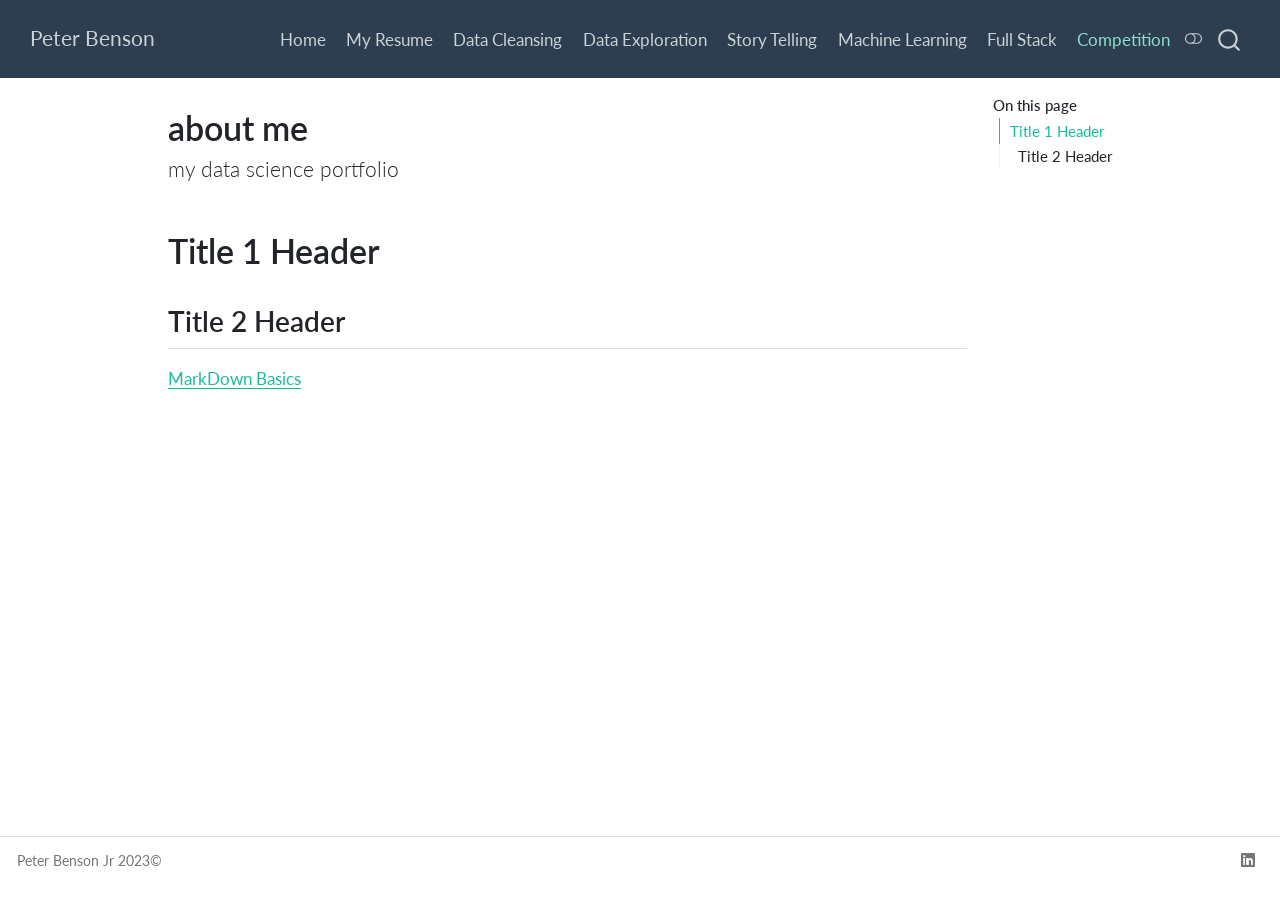
<file: competition.html>
<!DOCTYPE html>
<html xmlns="http://www.w3.org/1999/xhtml" lang="en" xml:lang="en"><head>

<meta charset="utf-8">
<meta name="generator" content="quarto-1.4.552">

<meta name="viewport" content="width=device-width, initial-scale=1.0, user-scalable=yes">


<title>Peter Benson - about me</title>
<style>
code{white-space: pre-wrap;}
span.smallcaps{font-variant: small-caps;}
div.columns{display: flex; gap: min(4vw, 1.5em);}
div.column{flex: auto; overflow-x: auto;}
div.hanging-indent{margin-left: 1.5em; text-indent: -1.5em;}
ul.task-list{list-style: none;}
ul.task-list li input[type="checkbox"] {
  width: 0.8em;
  margin: 0 0.8em 0.2em -1em; /* quarto-specific, see https://github.com/quarto-dev/quarto-cli/issues/4556 */ 
  vertical-align: middle;
}
</style>


<script src="site_libs/quarto-nav/quarto-nav.js"></script>
<script src="site_libs/quarto-nav/headroom.min.js"></script>
<script src="site_libs/clipboard/clipboard.min.js"></script>
<script src="site_libs/quarto-search/autocomplete.umd.js"></script>
<script src="site_libs/quarto-search/fuse.min.js"></script>
<script src="site_libs/quarto-search/quarto-search.js"></script>
<meta name="quarto:offset" content="./">
<link href="./Images/favicon.png" rel="icon" type="image/png">
<script src="site_libs/quarto-html/quarto.js"></script>
<script src="site_libs/quarto-html/popper.min.js"></script>
<script src="site_libs/quarto-html/tippy.umd.min.js"></script>
<script src="site_libs/quarto-html/anchor.min.js"></script>
<link href="site_libs/quarto-html/tippy.css" rel="stylesheet">
<link href="site_libs/quarto-html/quarto-syntax-highlighting.css" rel="stylesheet" class="quarto-color-scheme" id="quarto-text-highlighting-styles">
<link href="site_libs/quarto-html/quarto-syntax-highlighting-dark.css" rel="prefetch" class="quarto-color-scheme quarto-color-alternate" id="quarto-text-highlighting-styles">
<script src="site_libs/bootstrap/bootstrap.min.js"></script>
<link href="site_libs/bootstrap/bootstrap-icons.css" rel="stylesheet">
<link href="site_libs/bootstrap/bootstrap.min.css" rel="stylesheet" class="quarto-color-scheme" id="quarto-bootstrap" data-mode="light">
<link href="site_libs/bootstrap/bootstrap-dark.min.css" rel="prefetch" class="quarto-color-scheme quarto-color-alternate" id="quarto-bootstrap" data-mode="dark">
<script id="quarto-search-options" type="application/json">{
  "location": "navbar",
  "copy-button": false,
  "collapse-after": 3,
  "panel-placement": "end",
  "type": "overlay",
  "limit": 50,
  "keyboard-shortcut": [
    "f",
    "/",
    "s"
  ],
  "show-item-context": false,
  "language": {
    "search-no-results-text": "No results",
    "search-matching-documents-text": "matching documents",
    "search-copy-link-title": "Copy link to search",
    "search-hide-matches-text": "Hide additional matches",
    "search-more-match-text": "more match in this document",
    "search-more-matches-text": "more matches in this document",
    "search-clear-button-title": "Clear",
    "search-text-placeholder": "",
    "search-detached-cancel-button-title": "Cancel",
    "search-submit-button-title": "Submit",
    "search-label": "Search"
  }
}</script>


<link rel="stylesheet" href="styles.css">
</head>

<body class="nav-fixed">

<div id="quarto-search-results"></div>
  <header id="quarto-header" class="headroom fixed-top">
    <nav class="navbar navbar-expand-lg " data-bs-theme="dark">
      <div class="navbar-container container-fluid">
      <div class="navbar-brand-container mx-auto">
    <a class="navbar-brand" href="./index.html">
    <span class="navbar-title">Peter Benson</span>
    </a>
  </div>
            <div id="quarto-search" class="" title="Search"></div>
          <button class="navbar-toggler" type="button" data-bs-toggle="collapse" data-bs-target="#navbarCollapse" aria-controls="navbarCollapse" aria-expanded="false" aria-label="Toggle navigation" onclick="if (window.quartoToggleHeadroom) { window.quartoToggleHeadroom(); }">
  <span class="navbar-toggler-icon"></span>
</button>
          <div class="collapse navbar-collapse" id="navbarCollapse">
            <ul class="navbar-nav navbar-nav-scroll ms-auto">
  <li class="nav-item">
    <a class="nav-link" href="./index.html"> 
<span class="menu-text">Home</span></a>
  </li>  
  <li class="nav-item">
    <a class="nav-link" href="./resume.html"> 
<span class="menu-text">My Resume</span></a>
  </li>  
  <li class="nav-item">
    <a class="nav-link" href="./cleansing.html"> 
<span class="menu-text">Data Cleansing</span></a>
  </li>  
  <li class="nav-item">
    <a class="nav-link" href="./exploration.html"> 
<span class="menu-text">Data Exploration</span></a>
  </li>  
  <li class="nav-item">
    <a class="nav-link" href="./story_telling.html"> 
<span class="menu-text">Story Telling</span></a>
  </li>  
  <li class="nav-item">
    <a class="nav-link" href="./ml.html"> 
<span class="menu-text">Machine Learning</span></a>
  </li>  
  <li class="nav-item">
    <a class="nav-link" href="./full_stack.html"> 
<span class="menu-text">Full Stack</span></a>
  </li>  
  <li class="nav-item">
    <a class="nav-link active" href="./competition.html" aria-current="page"> 
<span class="menu-text">Competition</span></a>
  </li>  
</ul>
          </div> <!-- /navcollapse -->
          <div class="quarto-navbar-tools">
  <a href="" class="quarto-color-scheme-toggle quarto-navigation-tool  px-1" onclick="window.quartoToggleColorScheme(); return false;" title="Toggle dark mode"><i class="bi"></i></a>
</div>
      </div> <!-- /container-fluid -->
    </nav>
</header>
<!-- content -->
<div id="quarto-content" class="quarto-container page-columns page-rows-contents page-layout-article page-navbar">
<!-- sidebar -->
<!-- margin-sidebar -->
    <div id="quarto-margin-sidebar" class="sidebar margin-sidebar">
        <nav id="TOC" role="doc-toc" class="toc-active">
    <h2 id="toc-title">On this page</h2>
   
  <ul>
  <li><a href="#title-1-header" id="toc-title-1-header" class="nav-link active" data-scroll-target="#title-1-header">Title 1 Header</a>
  <ul class="collapse">
  <li><a href="#title-2-header" id="toc-title-2-header" class="nav-link" data-scroll-target="#title-2-header">Title 2 Header</a></li>
  </ul></li>
  </ul>
</nav>
    </div>
<!-- main -->
<main class="content" id="quarto-document-content">

<header id="title-block-header" class="quarto-title-block default">
<div class="quarto-title">
<h1 class="title">about me</h1>
<p class="subtitle lead">my data science portfolio</p>
</div>



<div class="quarto-title-meta">

    
  
    
  </div>
  


</header>


<section id="title-1-header" class="level1">
<h1>Title 1 Header</h1>
<section id="title-2-header" class="level2">
<h2 class="anchored" data-anchor-id="title-2-header">Title 2 Header</h2>
<p><a href="https://quarto.org/docs/authoring/markdown-basics.html#links-images">MarkDown Basics</a></p>


</section>
</section>

<a onclick="window.scrollTo(0, 0); return false;" role="button" id="quarto-back-to-top"><i class="bi bi-arrow-up"></i> Back to top</a></main> <!-- /main -->
<script id="quarto-html-after-body" type="application/javascript">
window.document.addEventListener("DOMContentLoaded", function (event) {
  const toggleBodyColorMode = (bsSheetEl) => {
    const mode = bsSheetEl.getAttribute("data-mode");
    const bodyEl = window.document.querySelector("body");
    if (mode === "dark") {
      bodyEl.classList.add("quarto-dark");
      bodyEl.classList.remove("quarto-light");
    } else {
      bodyEl.classList.add("quarto-light");
      bodyEl.classList.remove("quarto-dark");
    }
  }
  const toggleBodyColorPrimary = () => {
    const bsSheetEl = window.document.querySelector("link#quarto-bootstrap");
    if (bsSheetEl) {
      toggleBodyColorMode(bsSheetEl);
    }
  }
  toggleBodyColorPrimary();  
  const disableStylesheet = (stylesheets) => {
    for (let i=0; i < stylesheets.length; i++) {
      const stylesheet = stylesheets[i];
      stylesheet.rel = 'prefetch';
    }
  }
  const enableStylesheet = (stylesheets) => {
    for (let i=0; i < stylesheets.length; i++) {
      const stylesheet = stylesheets[i];
      stylesheet.rel = 'stylesheet';
    }
  }
  const manageTransitions = (selector, allowTransitions) => {
    const els = window.document.querySelectorAll(selector);
    for (let i=0; i < els.length; i++) {
      const el = els[i];
      if (allowTransitions) {
        el.classList.remove('notransition');
      } else {
        el.classList.add('notransition');
      }
    }
  }
  const toggleGiscusIfUsed = (isAlternate, darkModeDefault) => {
    const baseTheme = document.querySelector('#giscus-base-theme')?.value ?? 'light';
    const alternateTheme = document.querySelector('#giscus-alt-theme')?.value ?? 'dark';
    let newTheme = '';
    if(darkModeDefault) {
      newTheme = isAlternate ? baseTheme : alternateTheme;
    } else {
      newTheme = isAlternate ? alternateTheme : baseTheme;
    }
    const changeGiscusTheme = () => {
      // From: https://github.com/giscus/giscus/issues/336
      const sendMessage = (message) => {
        const iframe = document.querySelector('iframe.giscus-frame');
        if (!iframe) return;
        iframe.contentWindow.postMessage({ giscus: message }, 'https://giscus.app');
      }
      sendMessage({
        setConfig: {
          theme: newTheme
        }
      });
    }
    const isGiscussLoaded = window.document.querySelector('iframe.giscus-frame') !== null;
    if (isGiscussLoaded) {
      changeGiscusTheme();
    }
  }
  const toggleColorMode = (alternate) => {
    // Switch the stylesheets
    const alternateStylesheets = window.document.querySelectorAll('link.quarto-color-scheme.quarto-color-alternate');
    manageTransitions('#quarto-margin-sidebar .nav-link', false);
    if (alternate) {
      enableStylesheet(alternateStylesheets);
      for (const sheetNode of alternateStylesheets) {
        if (sheetNode.id === "quarto-bootstrap") {
          toggleBodyColorMode(sheetNode);
        }
      }
    } else {
      disableStylesheet(alternateStylesheets);
      toggleBodyColorPrimary();
    }
    manageTransitions('#quarto-margin-sidebar .nav-link', true);
    // Switch the toggles
    const toggles = window.document.querySelectorAll('.quarto-color-scheme-toggle');
    for (let i=0; i < toggles.length; i++) {
      const toggle = toggles[i];
      if (toggle) {
        if (alternate) {
          toggle.classList.add("alternate");     
        } else {
          toggle.classList.remove("alternate");
        }
      }
    }
    // Hack to workaround the fact that safari doesn't
    // properly recolor the scrollbar when toggling (#1455)
    if (navigator.userAgent.indexOf('Safari') > 0 && navigator.userAgent.indexOf('Chrome') == -1) {
      manageTransitions("body", false);
      window.scrollTo(0, 1);
      setTimeout(() => {
        window.scrollTo(0, 0);
        manageTransitions("body", true);
      }, 40);  
    }
  }
  const isFileUrl = () => { 
    return window.location.protocol === 'file:';
  }
  const hasAlternateSentinel = () => {  
    let styleSentinel = getColorSchemeSentinel();
    if (styleSentinel !== null) {
      return styleSentinel === "alternate";
    } else {
      return false;
    }
  }
  const setStyleSentinel = (alternate) => {
    const value = alternate ? "alternate" : "default";
    if (!isFileUrl()) {
      window.localStorage.setItem("quarto-color-scheme", value);
    } else {
      localAlternateSentinel = value;
    }
  }
  const getColorSchemeSentinel = () => {
    if (!isFileUrl()) {
      const storageValue = window.localStorage.getItem("quarto-color-scheme");
      return storageValue != null ? storageValue : localAlternateSentinel;
    } else {
      return localAlternateSentinel;
    }
  }
  const darkModeDefault = false;
  let localAlternateSentinel = darkModeDefault ? 'alternate' : 'default';
  // Dark / light mode switch
  window.quartoToggleColorScheme = () => {
    // Read the current dark / light value 
    let toAlternate = !hasAlternateSentinel();
    toggleColorMode(toAlternate);
    setStyleSentinel(toAlternate);
    toggleGiscusIfUsed(toAlternate, darkModeDefault);
  };
  // Ensure there is a toggle, if there isn't float one in the top right
  if (window.document.querySelector('.quarto-color-scheme-toggle') === null) {
    const a = window.document.createElement('a');
    a.classList.add('top-right');
    a.classList.add('quarto-color-scheme-toggle');
    a.href = "";
    a.onclick = function() { try { window.quartoToggleColorScheme(); } catch {} return false; };
    const i = window.document.createElement("i");
    i.classList.add('bi');
    a.appendChild(i);
    window.document.body.appendChild(a);
  }
  // Switch to dark mode if need be
  if (hasAlternateSentinel()) {
    toggleColorMode(true);
  } else {
    toggleColorMode(false);
  }
  const icon = "";
  const anchorJS = new window.AnchorJS();
  anchorJS.options = {
    placement: 'right',
    icon: icon
  };
  anchorJS.add('.anchored');
  const isCodeAnnotation = (el) => {
    for (const clz of el.classList) {
      if (clz.startsWith('code-annotation-')) {                     
        return true;
      }
    }
    return false;
  }
  const clipboard = new window.ClipboardJS('.code-copy-button', {
    text: function(trigger) {
      const codeEl = trigger.previousElementSibling.cloneNode(true);
      for (const childEl of codeEl.children) {
        if (isCodeAnnotation(childEl)) {
          childEl.remove();
        }
      }
      return codeEl.innerText;
    }
  });
  clipboard.on('success', function(e) {
    // button target
    const button = e.trigger;
    // don't keep focus
    button.blur();
    // flash "checked"
    button.classList.add('code-copy-button-checked');
    var currentTitle = button.getAttribute("title");
    button.setAttribute("title", "Copied!");
    let tooltip;
    if (window.bootstrap) {
      button.setAttribute("data-bs-toggle", "tooltip");
      button.setAttribute("data-bs-placement", "left");
      button.setAttribute("data-bs-title", "Copied!");
      tooltip = new bootstrap.Tooltip(button, 
        { trigger: "manual", 
          customClass: "code-copy-button-tooltip",
          offset: [0, -8]});
      tooltip.show();    
    }
    setTimeout(function() {
      if (tooltip) {
        tooltip.hide();
        button.removeAttribute("data-bs-title");
        button.removeAttribute("data-bs-toggle");
        button.removeAttribute("data-bs-placement");
      }
      button.setAttribute("title", currentTitle);
      button.classList.remove('code-copy-button-checked');
    }, 1000);
    // clear code selection
    e.clearSelection();
  });
    var localhostRegex = new RegExp(/^(?:http|https):\/\/localhost\:?[0-9]*\//);
    var mailtoRegex = new RegExp(/^mailto:/);
      var filterRegex = new RegExp("https:\/\/PBJ21033\.github\.io\/");
    var isInternal = (href) => {
        return filterRegex.test(href) || localhostRegex.test(href) || mailtoRegex.test(href);
    }
    // Inspect non-navigation links and adorn them if external
 	var links = window.document.querySelectorAll('a[href]:not(.nav-link):not(.navbar-brand):not(.toc-action):not(.sidebar-link):not(.sidebar-item-toggle):not(.pagination-link):not(.no-external):not([aria-hidden]):not(.dropdown-item):not(.quarto-navigation-tool)');
    for (var i=0; i<links.length; i++) {
      const link = links[i];
      if (!isInternal(link.href)) {
        // undo the damage that might have been done by quarto-nav.js in the case of
        // links that we want to consider external
        if (link.dataset.originalHref !== undefined) {
          link.href = link.dataset.originalHref;
        }
      }
    }
  function tippyHover(el, contentFn, onTriggerFn, onUntriggerFn) {
    const config = {
      allowHTML: true,
      maxWidth: 500,
      delay: 100,
      arrow: false,
      appendTo: function(el) {
          return el.parentElement;
      },
      interactive: true,
      interactiveBorder: 10,
      theme: 'quarto',
      placement: 'bottom-start',
    };
    if (contentFn) {
      config.content = contentFn;
    }
    if (onTriggerFn) {
      config.onTrigger = onTriggerFn;
    }
    if (onUntriggerFn) {
      config.onUntrigger = onUntriggerFn;
    }
    window.tippy(el, config); 
  }
  const noterefs = window.document.querySelectorAll('a[role="doc-noteref"]');
  for (var i=0; i<noterefs.length; i++) {
    const ref = noterefs[i];
    tippyHover(ref, function() {
      // use id or data attribute instead here
      let href = ref.getAttribute('data-footnote-href') || ref.getAttribute('href');
      try { href = new URL(href).hash; } catch {}
      const id = href.replace(/^#\/?/, "");
      const note = window.document.getElementById(id);
      if (note) {
        return note.innerHTML;
      } else {
        return "";
      }
    });
  }
  const xrefs = window.document.querySelectorAll('a.quarto-xref');
  const processXRef = (id, note) => {
    // Strip column container classes
    const stripColumnClz = (el) => {
      el.classList.remove("page-full", "page-columns");
      if (el.children) {
        for (const child of el.children) {
          stripColumnClz(child);
        }
      }
    }
    stripColumnClz(note)
    if (id === null || id.startsWith('sec-')) {
      // Special case sections, only their first couple elements
      const container = document.createElement("div");
      if (note.children && note.children.length > 2) {
        container.appendChild(note.children[0].cloneNode(true));
        for (let i = 1; i < note.children.length; i++) {
          const child = note.children[i];
          if (child.tagName === "P" && child.innerText === "") {
            continue;
          } else {
            container.appendChild(child.cloneNode(true));
            break;
          }
        }
        if (window.Quarto?.typesetMath) {
          window.Quarto.typesetMath(container);
        }
        return container.innerHTML
      } else {
        if (window.Quarto?.typesetMath) {
          window.Quarto.typesetMath(note);
        }
        return note.innerHTML;
      }
    } else {
      // Remove any anchor links if they are present
      const anchorLink = note.querySelector('a.anchorjs-link');
      if (anchorLink) {
        anchorLink.remove();
      }
      if (window.Quarto?.typesetMath) {
        window.Quarto.typesetMath(note);
      }
      // TODO in 1.5, we should make sure this works without a callout special case
      if (note.classList.contains("callout")) {
        return note.outerHTML;
      } else {
        return note.innerHTML;
      }
    }
  }
  for (var i=0; i<xrefs.length; i++) {
    const xref = xrefs[i];
    tippyHover(xref, undefined, function(instance) {
      instance.disable();
      let url = xref.getAttribute('href');
      let hash = undefined; 
      if (url.startsWith('#')) {
        hash = url;
      } else {
        try { hash = new URL(url).hash; } catch {}
      }
      if (hash) {
        const id = hash.replace(/^#\/?/, "");
        const note = window.document.getElementById(id);
        if (note !== null) {
          try {
            const html = processXRef(id, note.cloneNode(true));
            instance.setContent(html);
          } finally {
            instance.enable();
            instance.show();
          }
        } else {
          // See if we can fetch this
          fetch(url.split('#')[0])
          .then(res => res.text())
          .then(html => {
            const parser = new DOMParser();
            const htmlDoc = parser.parseFromString(html, "text/html");
            const note = htmlDoc.getElementById(id);
            if (note !== null) {
              const html = processXRef(id, note);
              instance.setContent(html);
            } 
          }).finally(() => {
            instance.enable();
            instance.show();
          });
        }
      } else {
        // See if we can fetch a full url (with no hash to target)
        // This is a special case and we should probably do some content thinning / targeting
        fetch(url)
        .then(res => res.text())
        .then(html => {
          const parser = new DOMParser();
          const htmlDoc = parser.parseFromString(html, "text/html");
          const note = htmlDoc.querySelector('main.content');
          if (note !== null) {
            // This should only happen for chapter cross references
            // (since there is no id in the URL)
            // remove the first header
            if (note.children.length > 0 && note.children[0].tagName === "HEADER") {
              note.children[0].remove();
            }
            const html = processXRef(null, note);
            instance.setContent(html);
          } 
        }).finally(() => {
          instance.enable();
          instance.show();
        });
      }
    }, function(instance) {
    });
  }
      let selectedAnnoteEl;
      const selectorForAnnotation = ( cell, annotation) => {
        let cellAttr = 'data-code-cell="' + cell + '"';
        let lineAttr = 'data-code-annotation="' +  annotation + '"';
        const selector = 'span[' + cellAttr + '][' + lineAttr + ']';
        return selector;
      }
      const selectCodeLines = (annoteEl) => {
        const doc = window.document;
        const targetCell = annoteEl.getAttribute("data-target-cell");
        const targetAnnotation = annoteEl.getAttribute("data-target-annotation");
        const annoteSpan = window.document.querySelector(selectorForAnnotation(targetCell, targetAnnotation));
        const lines = annoteSpan.getAttribute("data-code-lines").split(",");
        const lineIds = lines.map((line) => {
          return targetCell + "-" + line;
        })
        let top = null;
        let height = null;
        let parent = null;
        if (lineIds.length > 0) {
            //compute the position of the single el (top and bottom and make a div)
            const el = window.document.getElementById(lineIds[0]);
            top = el.offsetTop;
            height = el.offsetHeight;
            parent = el.parentElement.parentElement;
          if (lineIds.length > 1) {
            const lastEl = window.document.getElementById(lineIds[lineIds.length - 1]);
            const bottom = lastEl.offsetTop + lastEl.offsetHeight;
            height = bottom - top;
          }
          if (top !== null && height !== null && parent !== null) {
            // cook up a div (if necessary) and position it 
            let div = window.document.getElementById("code-annotation-line-highlight");
            if (div === null) {
              div = window.document.createElement("div");
              div.setAttribute("id", "code-annotation-line-highlight");
              div.style.position = 'absolute';
              parent.appendChild(div);
            }
            div.style.top = top - 2 + "px";
            div.style.height = height + 4 + "px";
            div.style.left = 0;
            let gutterDiv = window.document.getElementById("code-annotation-line-highlight-gutter");
            if (gutterDiv === null) {
              gutterDiv = window.document.createElement("div");
              gutterDiv.setAttribute("id", "code-annotation-line-highlight-gutter");
              gutterDiv.style.position = 'absolute';
              const codeCell = window.document.getElementById(targetCell);
              const gutter = codeCell.querySelector('.code-annotation-gutter');
              gutter.appendChild(gutterDiv);
            }
            gutterDiv.style.top = top - 2 + "px";
            gutterDiv.style.height = height + 4 + "px";
          }
          selectedAnnoteEl = annoteEl;
        }
      };
      const unselectCodeLines = () => {
        const elementsIds = ["code-annotation-line-highlight", "code-annotation-line-highlight-gutter"];
        elementsIds.forEach((elId) => {
          const div = window.document.getElementById(elId);
          if (div) {
            div.remove();
          }
        });
        selectedAnnoteEl = undefined;
      };
        // Handle positioning of the toggle
    window.addEventListener(
      "resize",
      throttle(() => {
        elRect = undefined;
        if (selectedAnnoteEl) {
          selectCodeLines(selectedAnnoteEl);
        }
      }, 10)
    );
    function throttle(fn, ms) {
    let throttle = false;
    let timer;
      return (...args) => {
        if(!throttle) { // first call gets through
            fn.apply(this, args);
            throttle = true;
        } else { // all the others get throttled
            if(timer) clearTimeout(timer); // cancel #2
            timer = setTimeout(() => {
              fn.apply(this, args);
              timer = throttle = false;
            }, ms);
        }
      };
    }
      // Attach click handler to the DT
      const annoteDls = window.document.querySelectorAll('dt[data-target-cell]');
      for (const annoteDlNode of annoteDls) {
        annoteDlNode.addEventListener('click', (event) => {
          const clickedEl = event.target;
          if (clickedEl !== selectedAnnoteEl) {
            unselectCodeLines();
            const activeEl = window.document.querySelector('dt[data-target-cell].code-annotation-active');
            if (activeEl) {
              activeEl.classList.remove('code-annotation-active');
            }
            selectCodeLines(clickedEl);
            clickedEl.classList.add('code-annotation-active');
          } else {
            // Unselect the line
            unselectCodeLines();
            clickedEl.classList.remove('code-annotation-active');
          }
        });
      }
  const findCites = (el) => {
    const parentEl = el.parentElement;
    if (parentEl) {
      const cites = parentEl.dataset.cites;
      if (cites) {
        return {
          el,
          cites: cites.split(' ')
        };
      } else {
        return findCites(el.parentElement)
      }
    } else {
      return undefined;
    }
  };
  var bibliorefs = window.document.querySelectorAll('a[role="doc-biblioref"]');
  for (var i=0; i<bibliorefs.length; i++) {
    const ref = bibliorefs[i];
    const citeInfo = findCites(ref);
    if (citeInfo) {
      tippyHover(citeInfo.el, function() {
        var popup = window.document.createElement('div');
        citeInfo.cites.forEach(function(cite) {
          var citeDiv = window.document.createElement('div');
          citeDiv.classList.add('hanging-indent');
          citeDiv.classList.add('csl-entry');
          var biblioDiv = window.document.getElementById('ref-' + cite);
          if (biblioDiv) {
            citeDiv.innerHTML = biblioDiv.innerHTML;
          }
          popup.appendChild(citeDiv);
        });
        return popup.innerHTML;
      });
    }
  }
});
</script>
</div> <!-- /content -->
<footer class="footer">
  <div class="nav-footer">
    <div class="nav-footer-left">
<p>Peter Benson Jr 2023©</p>
</div>   
    <div class="nav-footer-center">
      &nbsp;
    </div>
    <div class="nav-footer-right">
      <ul class="footer-items list-unstyled">
    <li class="nav-item compact">
    <a class="nav-link" href="./Your_LinkedIn_URL">
      <i class="bi bi-linkedin" role="img">
</i> 
    </a>
  </li>  
</ul>
    </div>
  </div>
</footer>




</body></html>
</file>
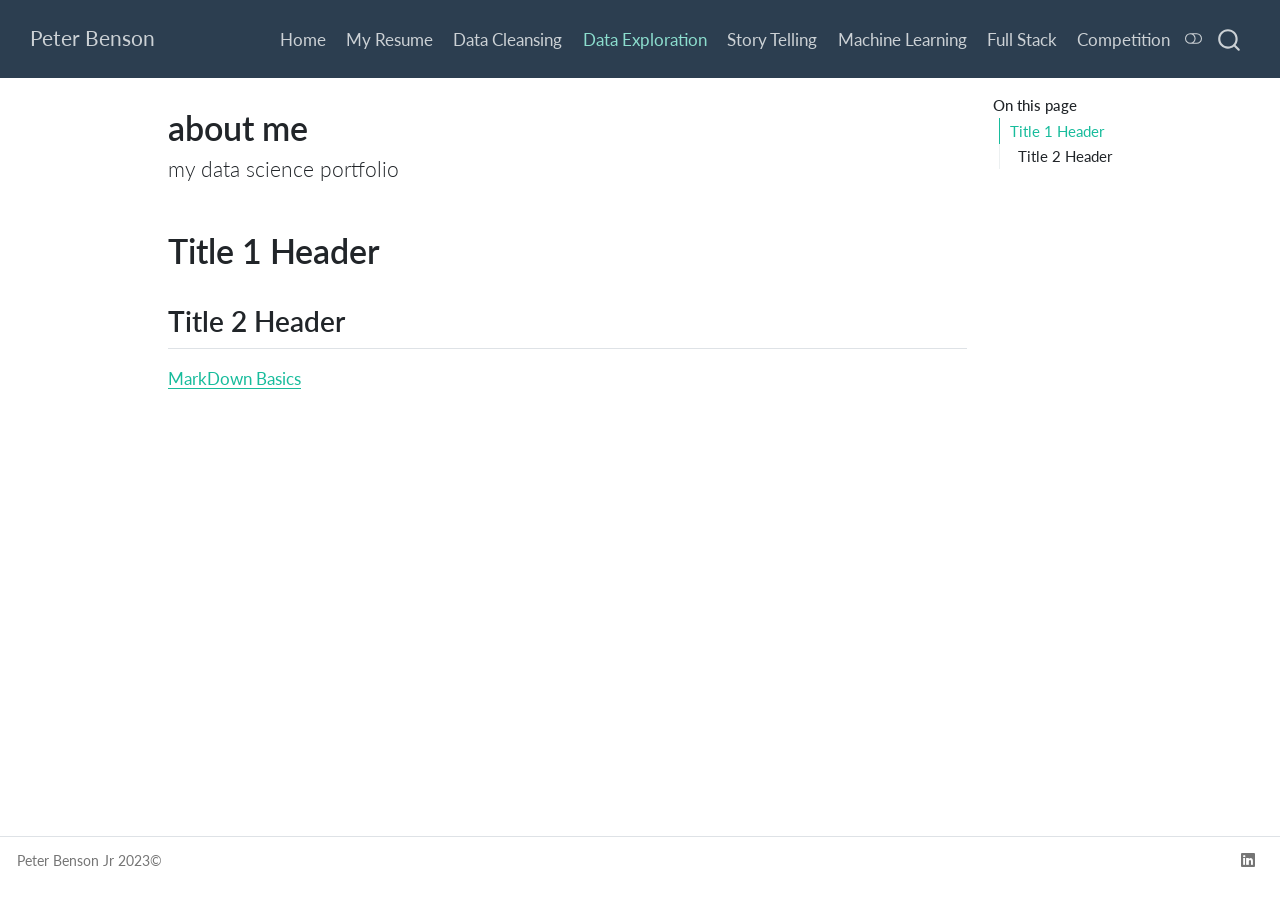
<file: exploration.html>
<!DOCTYPE html>
<html xmlns="http://www.w3.org/1999/xhtml" lang="en" xml:lang="en"><head>

<meta charset="utf-8">
<meta name="generator" content="quarto-1.4.552">

<meta name="viewport" content="width=device-width, initial-scale=1.0, user-scalable=yes">


<title>Peter Benson - about me</title>
<style>
code{white-space: pre-wrap;}
span.smallcaps{font-variant: small-caps;}
div.columns{display: flex; gap: min(4vw, 1.5em);}
div.column{flex: auto; overflow-x: auto;}
div.hanging-indent{margin-left: 1.5em; text-indent: -1.5em;}
ul.task-list{list-style: none;}
ul.task-list li input[type="checkbox"] {
  width: 0.8em;
  margin: 0 0.8em 0.2em -1em; /* quarto-specific, see https://github.com/quarto-dev/quarto-cli/issues/4556 */ 
  vertical-align: middle;
}
</style>


<script src="site_libs/quarto-nav/quarto-nav.js"></script>
<script src="site_libs/quarto-nav/headroom.min.js"></script>
<script src="site_libs/clipboard/clipboard.min.js"></script>
<script src="site_libs/quarto-search/autocomplete.umd.js"></script>
<script src="site_libs/quarto-search/fuse.min.js"></script>
<script src="site_libs/quarto-search/quarto-search.js"></script>
<meta name="quarto:offset" content="./">
<link href="./Images/favicon.png" rel="icon" type="image/png">
<script src="site_libs/quarto-html/quarto.js"></script>
<script src="site_libs/quarto-html/popper.min.js"></script>
<script src="site_libs/quarto-html/tippy.umd.min.js"></script>
<script src="site_libs/quarto-html/anchor.min.js"></script>
<link href="site_libs/quarto-html/tippy.css" rel="stylesheet">
<link href="site_libs/quarto-html/quarto-syntax-highlighting.css" rel="stylesheet" class="quarto-color-scheme" id="quarto-text-highlighting-styles">
<link href="site_libs/quarto-html/quarto-syntax-highlighting-dark.css" rel="prefetch" class="quarto-color-scheme quarto-color-alternate" id="quarto-text-highlighting-styles">
<script src="site_libs/bootstrap/bootstrap.min.js"></script>
<link href="site_libs/bootstrap/bootstrap-icons.css" rel="stylesheet">
<link href="site_libs/bootstrap/bootstrap.min.css" rel="stylesheet" class="quarto-color-scheme" id="quarto-bootstrap" data-mode="light">
<link href="site_libs/bootstrap/bootstrap-dark.min.css" rel="prefetch" class="quarto-color-scheme quarto-color-alternate" id="quarto-bootstrap" data-mode="dark">
<script id="quarto-search-options" type="application/json">{
  "location": "navbar",
  "copy-button": false,
  "collapse-after": 3,
  "panel-placement": "end",
  "type": "overlay",
  "limit": 50,
  "keyboard-shortcut": [
    "f",
    "/",
    "s"
  ],
  "show-item-context": false,
  "language": {
    "search-no-results-text": "No results",
    "search-matching-documents-text": "matching documents",
    "search-copy-link-title": "Copy link to search",
    "search-hide-matches-text": "Hide additional matches",
    "search-more-match-text": "more match in this document",
    "search-more-matches-text": "more matches in this document",
    "search-clear-button-title": "Clear",
    "search-text-placeholder": "",
    "search-detached-cancel-button-title": "Cancel",
    "search-submit-button-title": "Submit",
    "search-label": "Search"
  }
}</script>


<link rel="stylesheet" href="styles.css">
</head>

<body class="nav-fixed">

<div id="quarto-search-results"></div>
  <header id="quarto-header" class="headroom fixed-top">
    <nav class="navbar navbar-expand-lg " data-bs-theme="dark">
      <div class="navbar-container container-fluid">
      <div class="navbar-brand-container mx-auto">
    <a class="navbar-brand" href="./index.html">
    <span class="navbar-title">Peter Benson</span>
    </a>
  </div>
            <div id="quarto-search" class="" title="Search"></div>
          <button class="navbar-toggler" type="button" data-bs-toggle="collapse" data-bs-target="#navbarCollapse" aria-controls="navbarCollapse" aria-expanded="false" aria-label="Toggle navigation" onclick="if (window.quartoToggleHeadroom) { window.quartoToggleHeadroom(); }">
  <span class="navbar-toggler-icon"></span>
</button>
          <div class="collapse navbar-collapse" id="navbarCollapse">
            <ul class="navbar-nav navbar-nav-scroll ms-auto">
  <li class="nav-item">
    <a class="nav-link" href="./index.html"> 
<span class="menu-text">Home</span></a>
  </li>  
  <li class="nav-item">
    <a class="nav-link" href="./resume.html"> 
<span class="menu-text">My Resume</span></a>
  </li>  
  <li class="nav-item">
    <a class="nav-link" href="./cleansing.html"> 
<span class="menu-text">Data Cleansing</span></a>
  </li>  
  <li class="nav-item">
    <a class="nav-link active" href="./exploration.html" aria-current="page"> 
<span class="menu-text">Data Exploration</span></a>
  </li>  
  <li class="nav-item">
    <a class="nav-link" href="./story_telling.html"> 
<span class="menu-text">Story Telling</span></a>
  </li>  
  <li class="nav-item">
    <a class="nav-link" href="./ml.html"> 
<span class="menu-text">Machine Learning</span></a>
  </li>  
  <li class="nav-item">
    <a class="nav-link" href="./full_stack.html"> 
<span class="menu-text">Full Stack</span></a>
  </li>  
  <li class="nav-item">
    <a class="nav-link" href="./competition.html"> 
<span class="menu-text">Competition</span></a>
  </li>  
</ul>
          </div> <!-- /navcollapse -->
          <div class="quarto-navbar-tools">
  <a href="" class="quarto-color-scheme-toggle quarto-navigation-tool  px-1" onclick="window.quartoToggleColorScheme(); return false;" title="Toggle dark mode"><i class="bi"></i></a>
</div>
      </div> <!-- /container-fluid -->
    </nav>
</header>
<!-- content -->
<div id="quarto-content" class="quarto-container page-columns page-rows-contents page-layout-article page-navbar">
<!-- sidebar -->
<!-- margin-sidebar -->
    <div id="quarto-margin-sidebar" class="sidebar margin-sidebar">
        <nav id="TOC" role="doc-toc" class="toc-active">
    <h2 id="toc-title">On this page</h2>
   
  <ul>
  <li><a href="#title-1-header" id="toc-title-1-header" class="nav-link active" data-scroll-target="#title-1-header">Title 1 Header</a>
  <ul class="collapse">
  <li><a href="#title-2-header" id="toc-title-2-header" class="nav-link" data-scroll-target="#title-2-header">Title 2 Header</a></li>
  </ul></li>
  </ul>
</nav>
    </div>
<!-- main -->
<main class="content" id="quarto-document-content">

<header id="title-block-header" class="quarto-title-block default">
<div class="quarto-title">
<h1 class="title">about me</h1>
<p class="subtitle lead">my data science portfolio</p>
</div>



<div class="quarto-title-meta">

    
  
    
  </div>
  


</header>


<section id="title-1-header" class="level1">
<h1>Title 1 Header</h1>
<section id="title-2-header" class="level2">
<h2 class="anchored" data-anchor-id="title-2-header">Title 2 Header</h2>
<p><a href="https://quarto.org/docs/authoring/markdown-basics.html#links-images">MarkDown Basics</a></p>


</section>
</section>

<a onclick="window.scrollTo(0, 0); return false;" role="button" id="quarto-back-to-top"><i class="bi bi-arrow-up"></i> Back to top</a></main> <!-- /main -->
<script id="quarto-html-after-body" type="application/javascript">
window.document.addEventListener("DOMContentLoaded", function (event) {
  const toggleBodyColorMode = (bsSheetEl) => {
    const mode = bsSheetEl.getAttribute("data-mode");
    const bodyEl = window.document.querySelector("body");
    if (mode === "dark") {
      bodyEl.classList.add("quarto-dark");
      bodyEl.classList.remove("quarto-light");
    } else {
      bodyEl.classList.add("quarto-light");
      bodyEl.classList.remove("quarto-dark");
    }
  }
  const toggleBodyColorPrimary = () => {
    const bsSheetEl = window.document.querySelector("link#quarto-bootstrap");
    if (bsSheetEl) {
      toggleBodyColorMode(bsSheetEl);
    }
  }
  toggleBodyColorPrimary();  
  const disableStylesheet = (stylesheets) => {
    for (let i=0; i < stylesheets.length; i++) {
      const stylesheet = stylesheets[i];
      stylesheet.rel = 'prefetch';
    }
  }
  const enableStylesheet = (stylesheets) => {
    for (let i=0; i < stylesheets.length; i++) {
      const stylesheet = stylesheets[i];
      stylesheet.rel = 'stylesheet';
    }
  }
  const manageTransitions = (selector, allowTransitions) => {
    const els = window.document.querySelectorAll(selector);
    for (let i=0; i < els.length; i++) {
      const el = els[i];
      if (allowTransitions) {
        el.classList.remove('notransition');
      } else {
        el.classList.add('notransition');
      }
    }
  }
  const toggleGiscusIfUsed = (isAlternate, darkModeDefault) => {
    const baseTheme = document.querySelector('#giscus-base-theme')?.value ?? 'light';
    const alternateTheme = document.querySelector('#giscus-alt-theme')?.value ?? 'dark';
    let newTheme = '';
    if(darkModeDefault) {
      newTheme = isAlternate ? baseTheme : alternateTheme;
    } else {
      newTheme = isAlternate ? alternateTheme : baseTheme;
    }
    const changeGiscusTheme = () => {
      // From: https://github.com/giscus/giscus/issues/336
      const sendMessage = (message) => {
        const iframe = document.querySelector('iframe.giscus-frame');
        if (!iframe) return;
        iframe.contentWindow.postMessage({ giscus: message }, 'https://giscus.app');
      }
      sendMessage({
        setConfig: {
          theme: newTheme
        }
      });
    }
    const isGiscussLoaded = window.document.querySelector('iframe.giscus-frame') !== null;
    if (isGiscussLoaded) {
      changeGiscusTheme();
    }
  }
  const toggleColorMode = (alternate) => {
    // Switch the stylesheets
    const alternateStylesheets = window.document.querySelectorAll('link.quarto-color-scheme.quarto-color-alternate');
    manageTransitions('#quarto-margin-sidebar .nav-link', false);
    if (alternate) {
      enableStylesheet(alternateStylesheets);
      for (const sheetNode of alternateStylesheets) {
        if (sheetNode.id === "quarto-bootstrap") {
          toggleBodyColorMode(sheetNode);
        }
      }
    } else {
      disableStylesheet(alternateStylesheets);
      toggleBodyColorPrimary();
    }
    manageTransitions('#quarto-margin-sidebar .nav-link', true);
    // Switch the toggles
    const toggles = window.document.querySelectorAll('.quarto-color-scheme-toggle');
    for (let i=0; i < toggles.length; i++) {
      const toggle = toggles[i];
      if (toggle) {
        if (alternate) {
          toggle.classList.add("alternate");     
        } else {
          toggle.classList.remove("alternate");
        }
      }
    }
    // Hack to workaround the fact that safari doesn't
    // properly recolor the scrollbar when toggling (#1455)
    if (navigator.userAgent.indexOf('Safari') > 0 && navigator.userAgent.indexOf('Chrome') == -1) {
      manageTransitions("body", false);
      window.scrollTo(0, 1);
      setTimeout(() => {
        window.scrollTo(0, 0);
        manageTransitions("body", true);
      }, 40);  
    }
  }
  const isFileUrl = () => { 
    return window.location.protocol === 'file:';
  }
  const hasAlternateSentinel = () => {  
    let styleSentinel = getColorSchemeSentinel();
    if (styleSentinel !== null) {
      return styleSentinel === "alternate";
    } else {
      return false;
    }
  }
  const setStyleSentinel = (alternate) => {
    const value = alternate ? "alternate" : "default";
    if (!isFileUrl()) {
      window.localStorage.setItem("quarto-color-scheme", value);
    } else {
      localAlternateSentinel = value;
    }
  }
  const getColorSchemeSentinel = () => {
    if (!isFileUrl()) {
      const storageValue = window.localStorage.getItem("quarto-color-scheme");
      return storageValue != null ? storageValue : localAlternateSentinel;
    } else {
      return localAlternateSentinel;
    }
  }
  const darkModeDefault = false;
  let localAlternateSentinel = darkModeDefault ? 'alternate' : 'default';
  // Dark / light mode switch
  window.quartoToggleColorScheme = () => {
    // Read the current dark / light value 
    let toAlternate = !hasAlternateSentinel();
    toggleColorMode(toAlternate);
    setStyleSentinel(toAlternate);
    toggleGiscusIfUsed(toAlternate, darkModeDefault);
  };
  // Ensure there is a toggle, if there isn't float one in the top right
  if (window.document.querySelector('.quarto-color-scheme-toggle') === null) {
    const a = window.document.createElement('a');
    a.classList.add('top-right');
    a.classList.add('quarto-color-scheme-toggle');
    a.href = "";
    a.onclick = function() { try { window.quartoToggleColorScheme(); } catch {} return false; };
    const i = window.document.createElement("i");
    i.classList.add('bi');
    a.appendChild(i);
    window.document.body.appendChild(a);
  }
  // Switch to dark mode if need be
  if (hasAlternateSentinel()) {
    toggleColorMode(true);
  } else {
    toggleColorMode(false);
  }
  const icon = "";
  const anchorJS = new window.AnchorJS();
  anchorJS.options = {
    placement: 'right',
    icon: icon
  };
  anchorJS.add('.anchored');
  const isCodeAnnotation = (el) => {
    for (const clz of el.classList) {
      if (clz.startsWith('code-annotation-')) {                     
        return true;
      }
    }
    return false;
  }
  const clipboard = new window.ClipboardJS('.code-copy-button', {
    text: function(trigger) {
      const codeEl = trigger.previousElementSibling.cloneNode(true);
      for (const childEl of codeEl.children) {
        if (isCodeAnnotation(childEl)) {
          childEl.remove();
        }
      }
      return codeEl.innerText;
    }
  });
  clipboard.on('success', function(e) {
    // button target
    const button = e.trigger;
    // don't keep focus
    button.blur();
    // flash "checked"
    button.classList.add('code-copy-button-checked');
    var currentTitle = button.getAttribute("title");
    button.setAttribute("title", "Copied!");
    let tooltip;
    if (window.bootstrap) {
      button.setAttribute("data-bs-toggle", "tooltip");
      button.setAttribute("data-bs-placement", "left");
      button.setAttribute("data-bs-title", "Copied!");
      tooltip = new bootstrap.Tooltip(button, 
        { trigger: "manual", 
          customClass: "code-copy-button-tooltip",
          offset: [0, -8]});
      tooltip.show();    
    }
    setTimeout(function() {
      if (tooltip) {
        tooltip.hide();
        button.removeAttribute("data-bs-title");
        button.removeAttribute("data-bs-toggle");
        button.removeAttribute("data-bs-placement");
      }
      button.setAttribute("title", currentTitle);
      button.classList.remove('code-copy-button-checked');
    }, 1000);
    // clear code selection
    e.clearSelection();
  });
    var localhostRegex = new RegExp(/^(?:http|https):\/\/localhost\:?[0-9]*\//);
    var mailtoRegex = new RegExp(/^mailto:/);
      var filterRegex = new RegExp("https:\/\/PBJ21033\.github\.io\/");
    var isInternal = (href) => {
        return filterRegex.test(href) || localhostRegex.test(href) || mailtoRegex.test(href);
    }
    // Inspect non-navigation links and adorn them if external
 	var links = window.document.querySelectorAll('a[href]:not(.nav-link):not(.navbar-brand):not(.toc-action):not(.sidebar-link):not(.sidebar-item-toggle):not(.pagination-link):not(.no-external):not([aria-hidden]):not(.dropdown-item):not(.quarto-navigation-tool)');
    for (var i=0; i<links.length; i++) {
      const link = links[i];
      if (!isInternal(link.href)) {
        // undo the damage that might have been done by quarto-nav.js in the case of
        // links that we want to consider external
        if (link.dataset.originalHref !== undefined) {
          link.href = link.dataset.originalHref;
        }
      }
    }
  function tippyHover(el, contentFn, onTriggerFn, onUntriggerFn) {
    const config = {
      allowHTML: true,
      maxWidth: 500,
      delay: 100,
      arrow: false,
      appendTo: function(el) {
          return el.parentElement;
      },
      interactive: true,
      interactiveBorder: 10,
      theme: 'quarto',
      placement: 'bottom-start',
    };
    if (contentFn) {
      config.content = contentFn;
    }
    if (onTriggerFn) {
      config.onTrigger = onTriggerFn;
    }
    if (onUntriggerFn) {
      config.onUntrigger = onUntriggerFn;
    }
    window.tippy(el, config); 
  }
  const noterefs = window.document.querySelectorAll('a[role="doc-noteref"]');
  for (var i=0; i<noterefs.length; i++) {
    const ref = noterefs[i];
    tippyHover(ref, function() {
      // use id or data attribute instead here
      let href = ref.getAttribute('data-footnote-href') || ref.getAttribute('href');
      try { href = new URL(href).hash; } catch {}
      const id = href.replace(/^#\/?/, "");
      const note = window.document.getElementById(id);
      if (note) {
        return note.innerHTML;
      } else {
        return "";
      }
    });
  }
  const xrefs = window.document.querySelectorAll('a.quarto-xref');
  const processXRef = (id, note) => {
    // Strip column container classes
    const stripColumnClz = (el) => {
      el.classList.remove("page-full", "page-columns");
      if (el.children) {
        for (const child of el.children) {
          stripColumnClz(child);
        }
      }
    }
    stripColumnClz(note)
    if (id === null || id.startsWith('sec-')) {
      // Special case sections, only their first couple elements
      const container = document.createElement("div");
      if (note.children && note.children.length > 2) {
        container.appendChild(note.children[0].cloneNode(true));
        for (let i = 1; i < note.children.length; i++) {
          const child = note.children[i];
          if (child.tagName === "P" && child.innerText === "") {
            continue;
          } else {
            container.appendChild(child.cloneNode(true));
            break;
          }
        }
        if (window.Quarto?.typesetMath) {
          window.Quarto.typesetMath(container);
        }
        return container.innerHTML
      } else {
        if (window.Quarto?.typesetMath) {
          window.Quarto.typesetMath(note);
        }
        return note.innerHTML;
      }
    } else {
      // Remove any anchor links if they are present
      const anchorLink = note.querySelector('a.anchorjs-link');
      if (anchorLink) {
        anchorLink.remove();
      }
      if (window.Quarto?.typesetMath) {
        window.Quarto.typesetMath(note);
      }
      // TODO in 1.5, we should make sure this works without a callout special case
      if (note.classList.contains("callout")) {
        return note.outerHTML;
      } else {
        return note.innerHTML;
      }
    }
  }
  for (var i=0; i<xrefs.length; i++) {
    const xref = xrefs[i];
    tippyHover(xref, undefined, function(instance) {
      instance.disable();
      let url = xref.getAttribute('href');
      let hash = undefined; 
      if (url.startsWith('#')) {
        hash = url;
      } else {
        try { hash = new URL(url).hash; } catch {}
      }
      if (hash) {
        const id = hash.replace(/^#\/?/, "");
        const note = window.document.getElementById(id);
        if (note !== null) {
          try {
            const html = processXRef(id, note.cloneNode(true));
            instance.setContent(html);
          } finally {
            instance.enable();
            instance.show();
          }
        } else {
          // See if we can fetch this
          fetch(url.split('#')[0])
          .then(res => res.text())
          .then(html => {
            const parser = new DOMParser();
            const htmlDoc = parser.parseFromString(html, "text/html");
            const note = htmlDoc.getElementById(id);
            if (note !== null) {
              const html = processXRef(id, note);
              instance.setContent(html);
            } 
          }).finally(() => {
            instance.enable();
            instance.show();
          });
        }
      } else {
        // See if we can fetch a full url (with no hash to target)
        // This is a special case and we should probably do some content thinning / targeting
        fetch(url)
        .then(res => res.text())
        .then(html => {
          const parser = new DOMParser();
          const htmlDoc = parser.parseFromString(html, "text/html");
          const note = htmlDoc.querySelector('main.content');
          if (note !== null) {
            // This should only happen for chapter cross references
            // (since there is no id in the URL)
            // remove the first header
            if (note.children.length > 0 && note.children[0].tagName === "HEADER") {
              note.children[0].remove();
            }
            const html = processXRef(null, note);
            instance.setContent(html);
          } 
        }).finally(() => {
          instance.enable();
          instance.show();
        });
      }
    }, function(instance) {
    });
  }
      let selectedAnnoteEl;
      const selectorForAnnotation = ( cell, annotation) => {
        let cellAttr = 'data-code-cell="' + cell + '"';
        let lineAttr = 'data-code-annotation="' +  annotation + '"';
        const selector = 'span[' + cellAttr + '][' + lineAttr + ']';
        return selector;
      }
      const selectCodeLines = (annoteEl) => {
        const doc = window.document;
        const targetCell = annoteEl.getAttribute("data-target-cell");
        const targetAnnotation = annoteEl.getAttribute("data-target-annotation");
        const annoteSpan = window.document.querySelector(selectorForAnnotation(targetCell, targetAnnotation));
        const lines = annoteSpan.getAttribute("data-code-lines").split(",");
        const lineIds = lines.map((line) => {
          return targetCell + "-" + line;
        })
        let top = null;
        let height = null;
        let parent = null;
        if (lineIds.length > 0) {
            //compute the position of the single el (top and bottom and make a div)
            const el = window.document.getElementById(lineIds[0]);
            top = el.offsetTop;
            height = el.offsetHeight;
            parent = el.parentElement.parentElement;
          if (lineIds.length > 1) {
            const lastEl = window.document.getElementById(lineIds[lineIds.length - 1]);
            const bottom = lastEl.offsetTop + lastEl.offsetHeight;
            height = bottom - top;
          }
          if (top !== null && height !== null && parent !== null) {
            // cook up a div (if necessary) and position it 
            let div = window.document.getElementById("code-annotation-line-highlight");
            if (div === null) {
              div = window.document.createElement("div");
              div.setAttribute("id", "code-annotation-line-highlight");
              div.style.position = 'absolute';
              parent.appendChild(div);
            }
            div.style.top = top - 2 + "px";
            div.style.height = height + 4 + "px";
            div.style.left = 0;
            let gutterDiv = window.document.getElementById("code-annotation-line-highlight-gutter");
            if (gutterDiv === null) {
              gutterDiv = window.document.createElement("div");
              gutterDiv.setAttribute("id", "code-annotation-line-highlight-gutter");
              gutterDiv.style.position = 'absolute';
              const codeCell = window.document.getElementById(targetCell);
              const gutter = codeCell.querySelector('.code-annotation-gutter');
              gutter.appendChild(gutterDiv);
            }
            gutterDiv.style.top = top - 2 + "px";
            gutterDiv.style.height = height + 4 + "px";
          }
          selectedAnnoteEl = annoteEl;
        }
      };
      const unselectCodeLines = () => {
        const elementsIds = ["code-annotation-line-highlight", "code-annotation-line-highlight-gutter"];
        elementsIds.forEach((elId) => {
          const div = window.document.getElementById(elId);
          if (div) {
            div.remove();
          }
        });
        selectedAnnoteEl = undefined;
      };
        // Handle positioning of the toggle
    window.addEventListener(
      "resize",
      throttle(() => {
        elRect = undefined;
        if (selectedAnnoteEl) {
          selectCodeLines(selectedAnnoteEl);
        }
      }, 10)
    );
    function throttle(fn, ms) {
    let throttle = false;
    let timer;
      return (...args) => {
        if(!throttle) { // first call gets through
            fn.apply(this, args);
            throttle = true;
        } else { // all the others get throttled
            if(timer) clearTimeout(timer); // cancel #2
            timer = setTimeout(() => {
              fn.apply(this, args);
              timer = throttle = false;
            }, ms);
        }
      };
    }
      // Attach click handler to the DT
      const annoteDls = window.document.querySelectorAll('dt[data-target-cell]');
      for (const annoteDlNode of annoteDls) {
        annoteDlNode.addEventListener('click', (event) => {
          const clickedEl = event.target;
          if (clickedEl !== selectedAnnoteEl) {
            unselectCodeLines();
            const activeEl = window.document.querySelector('dt[data-target-cell].code-annotation-active');
            if (activeEl) {
              activeEl.classList.remove('code-annotation-active');
            }
            selectCodeLines(clickedEl);
            clickedEl.classList.add('code-annotation-active');
          } else {
            // Unselect the line
            unselectCodeLines();
            clickedEl.classList.remove('code-annotation-active');
          }
        });
      }
  const findCites = (el) => {
    const parentEl = el.parentElement;
    if (parentEl) {
      const cites = parentEl.dataset.cites;
      if (cites) {
        return {
          el,
          cites: cites.split(' ')
        };
      } else {
        return findCites(el.parentElement)
      }
    } else {
      return undefined;
    }
  };
  var bibliorefs = window.document.querySelectorAll('a[role="doc-biblioref"]');
  for (var i=0; i<bibliorefs.length; i++) {
    const ref = bibliorefs[i];
    const citeInfo = findCites(ref);
    if (citeInfo) {
      tippyHover(citeInfo.el, function() {
        var popup = window.document.createElement('div');
        citeInfo.cites.forEach(function(cite) {
          var citeDiv = window.document.createElement('div');
          citeDiv.classList.add('hanging-indent');
          citeDiv.classList.add('csl-entry');
          var biblioDiv = window.document.getElementById('ref-' + cite);
          if (biblioDiv) {
            citeDiv.innerHTML = biblioDiv.innerHTML;
          }
          popup.appendChild(citeDiv);
        });
        return popup.innerHTML;
      });
    }
  }
});
</script>
</div> <!-- /content -->
<footer class="footer">
  <div class="nav-footer">
    <div class="nav-footer-left">
<p>Peter Benson Jr 2023©</p>
</div>   
    <div class="nav-footer-center">
      &nbsp;
    </div>
    <div class="nav-footer-right">
      <ul class="footer-items list-unstyled">
    <li class="nav-item compact">
    <a class="nav-link" href="./Your_LinkedIn_URL">
      <i class="bi bi-linkedin" role="img">
</i> 
    </a>
  </li>  
</ul>
    </div>
  </div>
</footer>




</body></html>
</file>
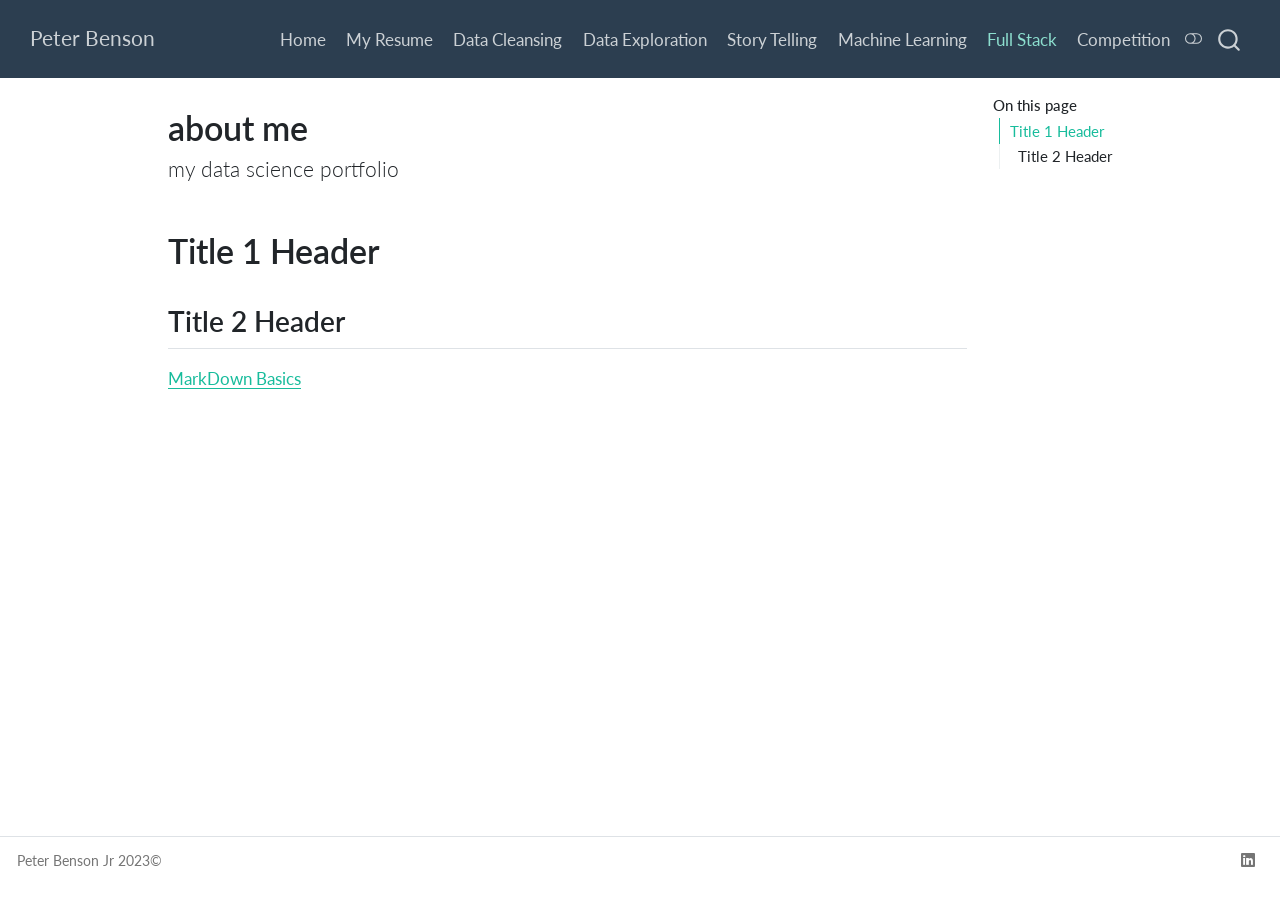
<file: full_stack.html>
<!DOCTYPE html>
<html xmlns="http://www.w3.org/1999/xhtml" lang="en" xml:lang="en"><head>

<meta charset="utf-8">
<meta name="generator" content="quarto-1.4.552">

<meta name="viewport" content="width=device-width, initial-scale=1.0, user-scalable=yes">


<title>Peter Benson - about me</title>
<style>
code{white-space: pre-wrap;}
span.smallcaps{font-variant: small-caps;}
div.columns{display: flex; gap: min(4vw, 1.5em);}
div.column{flex: auto; overflow-x: auto;}
div.hanging-indent{margin-left: 1.5em; text-indent: -1.5em;}
ul.task-list{list-style: none;}
ul.task-list li input[type="checkbox"] {
  width: 0.8em;
  margin: 0 0.8em 0.2em -1em; /* quarto-specific, see https://github.com/quarto-dev/quarto-cli/issues/4556 */ 
  vertical-align: middle;
}
</style>


<script src="site_libs/quarto-nav/quarto-nav.js"></script>
<script src="site_libs/quarto-nav/headroom.min.js"></script>
<script src="site_libs/clipboard/clipboard.min.js"></script>
<script src="site_libs/quarto-search/autocomplete.umd.js"></script>
<script src="site_libs/quarto-search/fuse.min.js"></script>
<script src="site_libs/quarto-search/quarto-search.js"></script>
<meta name="quarto:offset" content="./">
<link href="./Images/favicon.png" rel="icon" type="image/png">
<script src="site_libs/quarto-html/quarto.js"></script>
<script src="site_libs/quarto-html/popper.min.js"></script>
<script src="site_libs/quarto-html/tippy.umd.min.js"></script>
<script src="site_libs/quarto-html/anchor.min.js"></script>
<link href="site_libs/quarto-html/tippy.css" rel="stylesheet">
<link href="site_libs/quarto-html/quarto-syntax-highlighting.css" rel="stylesheet" class="quarto-color-scheme" id="quarto-text-highlighting-styles">
<link href="site_libs/quarto-html/quarto-syntax-highlighting-dark.css" rel="prefetch" class="quarto-color-scheme quarto-color-alternate" id="quarto-text-highlighting-styles">
<script src="site_libs/bootstrap/bootstrap.min.js"></script>
<link href="site_libs/bootstrap/bootstrap-icons.css" rel="stylesheet">
<link href="site_libs/bootstrap/bootstrap.min.css" rel="stylesheet" class="quarto-color-scheme" id="quarto-bootstrap" data-mode="light">
<link href="site_libs/bootstrap/bootstrap-dark.min.css" rel="prefetch" class="quarto-color-scheme quarto-color-alternate" id="quarto-bootstrap" data-mode="dark">
<script id="quarto-search-options" type="application/json">{
  "location": "navbar",
  "copy-button": false,
  "collapse-after": 3,
  "panel-placement": "end",
  "type": "overlay",
  "limit": 50,
  "keyboard-shortcut": [
    "f",
    "/",
    "s"
  ],
  "show-item-context": false,
  "language": {
    "search-no-results-text": "No results",
    "search-matching-documents-text": "matching documents",
    "search-copy-link-title": "Copy link to search",
    "search-hide-matches-text": "Hide additional matches",
    "search-more-match-text": "more match in this document",
    "search-more-matches-text": "more matches in this document",
    "search-clear-button-title": "Clear",
    "search-text-placeholder": "",
    "search-detached-cancel-button-title": "Cancel",
    "search-submit-button-title": "Submit",
    "search-label": "Search"
  }
}</script>


<link rel="stylesheet" href="styles.css">
</head>

<body class="nav-fixed">

<div id="quarto-search-results"></div>
  <header id="quarto-header" class="headroom fixed-top">
    <nav class="navbar navbar-expand-lg " data-bs-theme="dark">
      <div class="navbar-container container-fluid">
      <div class="navbar-brand-container mx-auto">
    <a class="navbar-brand" href="./index.html">
    <span class="navbar-title">Peter Benson</span>
    </a>
  </div>
            <div id="quarto-search" class="" title="Search"></div>
          <button class="navbar-toggler" type="button" data-bs-toggle="collapse" data-bs-target="#navbarCollapse" aria-controls="navbarCollapse" aria-expanded="false" aria-label="Toggle navigation" onclick="if (window.quartoToggleHeadroom) { window.quartoToggleHeadroom(); }">
  <span class="navbar-toggler-icon"></span>
</button>
          <div class="collapse navbar-collapse" id="navbarCollapse">
            <ul class="navbar-nav navbar-nav-scroll ms-auto">
  <li class="nav-item">
    <a class="nav-link" href="./index.html"> 
<span class="menu-text">Home</span></a>
  </li>  
  <li class="nav-item">
    <a class="nav-link" href="./resume.html"> 
<span class="menu-text">My Resume</span></a>
  </li>  
  <li class="nav-item">
    <a class="nav-link" href="./cleansing.html"> 
<span class="menu-text">Data Cleansing</span></a>
  </li>  
  <li class="nav-item">
    <a class="nav-link" href="./exploration.html"> 
<span class="menu-text">Data Exploration</span></a>
  </li>  
  <li class="nav-item">
    <a class="nav-link" href="./story_telling.html"> 
<span class="menu-text">Story Telling</span></a>
  </li>  
  <li class="nav-item">
    <a class="nav-link" href="./ml.html"> 
<span class="menu-text">Machine Learning</span></a>
  </li>  
  <li class="nav-item">
    <a class="nav-link active" href="./full_stack.html" aria-current="page"> 
<span class="menu-text">Full Stack</span></a>
  </li>  
  <li class="nav-item">
    <a class="nav-link" href="./competition.html"> 
<span class="menu-text">Competition</span></a>
  </li>  
</ul>
          </div> <!-- /navcollapse -->
          <div class="quarto-navbar-tools">
  <a href="" class="quarto-color-scheme-toggle quarto-navigation-tool  px-1" onclick="window.quartoToggleColorScheme(); return false;" title="Toggle dark mode"><i class="bi"></i></a>
</div>
      </div> <!-- /container-fluid -->
    </nav>
</header>
<!-- content -->
<div id="quarto-content" class="quarto-container page-columns page-rows-contents page-layout-article page-navbar">
<!-- sidebar -->
<!-- margin-sidebar -->
    <div id="quarto-margin-sidebar" class="sidebar margin-sidebar">
        <nav id="TOC" role="doc-toc" class="toc-active">
    <h2 id="toc-title">On this page</h2>
   
  <ul>
  <li><a href="#title-1-header" id="toc-title-1-header" class="nav-link active" data-scroll-target="#title-1-header">Title 1 Header</a>
  <ul class="collapse">
  <li><a href="#title-2-header" id="toc-title-2-header" class="nav-link" data-scroll-target="#title-2-header">Title 2 Header</a></li>
  </ul></li>
  </ul>
</nav>
    </div>
<!-- main -->
<main class="content" id="quarto-document-content">

<header id="title-block-header" class="quarto-title-block default">
<div class="quarto-title">
<h1 class="title">about me</h1>
<p class="subtitle lead">my data science portfolio</p>
</div>



<div class="quarto-title-meta">

    
  
    
  </div>
  


</header>


<section id="title-1-header" class="level1">
<h1>Title 1 Header</h1>
<section id="title-2-header" class="level2">
<h2 class="anchored" data-anchor-id="title-2-header">Title 2 Header</h2>
<p><a href="https://quarto.org/docs/authoring/markdown-basics.html#links-images">MarkDown Basics</a></p>


</section>
</section>

<a onclick="window.scrollTo(0, 0); return false;" role="button" id="quarto-back-to-top"><i class="bi bi-arrow-up"></i> Back to top</a></main> <!-- /main -->
<script id="quarto-html-after-body" type="application/javascript">
window.document.addEventListener("DOMContentLoaded", function (event) {
  const toggleBodyColorMode = (bsSheetEl) => {
    const mode = bsSheetEl.getAttribute("data-mode");
    const bodyEl = window.document.querySelector("body");
    if (mode === "dark") {
      bodyEl.classList.add("quarto-dark");
      bodyEl.classList.remove("quarto-light");
    } else {
      bodyEl.classList.add("quarto-light");
      bodyEl.classList.remove("quarto-dark");
    }
  }
  const toggleBodyColorPrimary = () => {
    const bsSheetEl = window.document.querySelector("link#quarto-bootstrap");
    if (bsSheetEl) {
      toggleBodyColorMode(bsSheetEl);
    }
  }
  toggleBodyColorPrimary();  
  const disableStylesheet = (stylesheets) => {
    for (let i=0; i < stylesheets.length; i++) {
      const stylesheet = stylesheets[i];
      stylesheet.rel = 'prefetch';
    }
  }
  const enableStylesheet = (stylesheets) => {
    for (let i=0; i < stylesheets.length; i++) {
      const stylesheet = stylesheets[i];
      stylesheet.rel = 'stylesheet';
    }
  }
  const manageTransitions = (selector, allowTransitions) => {
    const els = window.document.querySelectorAll(selector);
    for (let i=0; i < els.length; i++) {
      const el = els[i];
      if (allowTransitions) {
        el.classList.remove('notransition');
      } else {
        el.classList.add('notransition');
      }
    }
  }
  const toggleGiscusIfUsed = (isAlternate, darkModeDefault) => {
    const baseTheme = document.querySelector('#giscus-base-theme')?.value ?? 'light';
    const alternateTheme = document.querySelector('#giscus-alt-theme')?.value ?? 'dark';
    let newTheme = '';
    if(darkModeDefault) {
      newTheme = isAlternate ? baseTheme : alternateTheme;
    } else {
      newTheme = isAlternate ? alternateTheme : baseTheme;
    }
    const changeGiscusTheme = () => {
      // From: https://github.com/giscus/giscus/issues/336
      const sendMessage = (message) => {
        const iframe = document.querySelector('iframe.giscus-frame');
        if (!iframe) return;
        iframe.contentWindow.postMessage({ giscus: message }, 'https://giscus.app');
      }
      sendMessage({
        setConfig: {
          theme: newTheme
        }
      });
    }
    const isGiscussLoaded = window.document.querySelector('iframe.giscus-frame') !== null;
    if (isGiscussLoaded) {
      changeGiscusTheme();
    }
  }
  const toggleColorMode = (alternate) => {
    // Switch the stylesheets
    const alternateStylesheets = window.document.querySelectorAll('link.quarto-color-scheme.quarto-color-alternate');
    manageTransitions('#quarto-margin-sidebar .nav-link', false);
    if (alternate) {
      enableStylesheet(alternateStylesheets);
      for (const sheetNode of alternateStylesheets) {
        if (sheetNode.id === "quarto-bootstrap") {
          toggleBodyColorMode(sheetNode);
        }
      }
    } else {
      disableStylesheet(alternateStylesheets);
      toggleBodyColorPrimary();
    }
    manageTransitions('#quarto-margin-sidebar .nav-link', true);
    // Switch the toggles
    const toggles = window.document.querySelectorAll('.quarto-color-scheme-toggle');
    for (let i=0; i < toggles.length; i++) {
      const toggle = toggles[i];
      if (toggle) {
        if (alternate) {
          toggle.classList.add("alternate");     
        } else {
          toggle.classList.remove("alternate");
        }
      }
    }
    // Hack to workaround the fact that safari doesn't
    // properly recolor the scrollbar when toggling (#1455)
    if (navigator.userAgent.indexOf('Safari') > 0 && navigator.userAgent.indexOf('Chrome') == -1) {
      manageTransitions("body", false);
      window.scrollTo(0, 1);
      setTimeout(() => {
        window.scrollTo(0, 0);
        manageTransitions("body", true);
      }, 40);  
    }
  }
  const isFileUrl = () => { 
    return window.location.protocol === 'file:';
  }
  const hasAlternateSentinel = () => {  
    let styleSentinel = getColorSchemeSentinel();
    if (styleSentinel !== null) {
      return styleSentinel === "alternate";
    } else {
      return false;
    }
  }
  const setStyleSentinel = (alternate) => {
    const value = alternate ? "alternate" : "default";
    if (!isFileUrl()) {
      window.localStorage.setItem("quarto-color-scheme", value);
    } else {
      localAlternateSentinel = value;
    }
  }
  const getColorSchemeSentinel = () => {
    if (!isFileUrl()) {
      const storageValue = window.localStorage.getItem("quarto-color-scheme");
      return storageValue != null ? storageValue : localAlternateSentinel;
    } else {
      return localAlternateSentinel;
    }
  }
  const darkModeDefault = false;
  let localAlternateSentinel = darkModeDefault ? 'alternate' : 'default';
  // Dark / light mode switch
  window.quartoToggleColorScheme = () => {
    // Read the current dark / light value 
    let toAlternate = !hasAlternateSentinel();
    toggleColorMode(toAlternate);
    setStyleSentinel(toAlternate);
    toggleGiscusIfUsed(toAlternate, darkModeDefault);
  };
  // Ensure there is a toggle, if there isn't float one in the top right
  if (window.document.querySelector('.quarto-color-scheme-toggle') === null) {
    const a = window.document.createElement('a');
    a.classList.add('top-right');
    a.classList.add('quarto-color-scheme-toggle');
    a.href = "";
    a.onclick = function() { try { window.quartoToggleColorScheme(); } catch {} return false; };
    const i = window.document.createElement("i");
    i.classList.add('bi');
    a.appendChild(i);
    window.document.body.appendChild(a);
  }
  // Switch to dark mode if need be
  if (hasAlternateSentinel()) {
    toggleColorMode(true);
  } else {
    toggleColorMode(false);
  }
  const icon = "";
  const anchorJS = new window.AnchorJS();
  anchorJS.options = {
    placement: 'right',
    icon: icon
  };
  anchorJS.add('.anchored');
  const isCodeAnnotation = (el) => {
    for (const clz of el.classList) {
      if (clz.startsWith('code-annotation-')) {                     
        return true;
      }
    }
    return false;
  }
  const clipboard = new window.ClipboardJS('.code-copy-button', {
    text: function(trigger) {
      const codeEl = trigger.previousElementSibling.cloneNode(true);
      for (const childEl of codeEl.children) {
        if (isCodeAnnotation(childEl)) {
          childEl.remove();
        }
      }
      return codeEl.innerText;
    }
  });
  clipboard.on('success', function(e) {
    // button target
    const button = e.trigger;
    // don't keep focus
    button.blur();
    // flash "checked"
    button.classList.add('code-copy-button-checked');
    var currentTitle = button.getAttribute("title");
    button.setAttribute("title", "Copied!");
    let tooltip;
    if (window.bootstrap) {
      button.setAttribute("data-bs-toggle", "tooltip");
      button.setAttribute("data-bs-placement", "left");
      button.setAttribute("data-bs-title", "Copied!");
      tooltip = new bootstrap.Tooltip(button, 
        { trigger: "manual", 
          customClass: "code-copy-button-tooltip",
          offset: [0, -8]});
      tooltip.show();    
    }
    setTimeout(function() {
      if (tooltip) {
        tooltip.hide();
        button.removeAttribute("data-bs-title");
        button.removeAttribute("data-bs-toggle");
        button.removeAttribute("data-bs-placement");
      }
      button.setAttribute("title", currentTitle);
      button.classList.remove('code-copy-button-checked');
    }, 1000);
    // clear code selection
    e.clearSelection();
  });
    var localhostRegex = new RegExp(/^(?:http|https):\/\/localhost\:?[0-9]*\//);
    var mailtoRegex = new RegExp(/^mailto:/);
      var filterRegex = new RegExp("https:\/\/PBJ21033\.github\.io\/");
    var isInternal = (href) => {
        return filterRegex.test(href) || localhostRegex.test(href) || mailtoRegex.test(href);
    }
    // Inspect non-navigation links and adorn them if external
 	var links = window.document.querySelectorAll('a[href]:not(.nav-link):not(.navbar-brand):not(.toc-action):not(.sidebar-link):not(.sidebar-item-toggle):not(.pagination-link):not(.no-external):not([aria-hidden]):not(.dropdown-item):not(.quarto-navigation-tool)');
    for (var i=0; i<links.length; i++) {
      const link = links[i];
      if (!isInternal(link.href)) {
        // undo the damage that might have been done by quarto-nav.js in the case of
        // links that we want to consider external
        if (link.dataset.originalHref !== undefined) {
          link.href = link.dataset.originalHref;
        }
      }
    }
  function tippyHover(el, contentFn, onTriggerFn, onUntriggerFn) {
    const config = {
      allowHTML: true,
      maxWidth: 500,
      delay: 100,
      arrow: false,
      appendTo: function(el) {
          return el.parentElement;
      },
      interactive: true,
      interactiveBorder: 10,
      theme: 'quarto',
      placement: 'bottom-start',
    };
    if (contentFn) {
      config.content = contentFn;
    }
    if (onTriggerFn) {
      config.onTrigger = onTriggerFn;
    }
    if (onUntriggerFn) {
      config.onUntrigger = onUntriggerFn;
    }
    window.tippy(el, config); 
  }
  const noterefs = window.document.querySelectorAll('a[role="doc-noteref"]');
  for (var i=0; i<noterefs.length; i++) {
    const ref = noterefs[i];
    tippyHover(ref, function() {
      // use id or data attribute instead here
      let href = ref.getAttribute('data-footnote-href') || ref.getAttribute('href');
      try { href = new URL(href).hash; } catch {}
      const id = href.replace(/^#\/?/, "");
      const note = window.document.getElementById(id);
      if (note) {
        return note.innerHTML;
      } else {
        return "";
      }
    });
  }
  const xrefs = window.document.querySelectorAll('a.quarto-xref');
  const processXRef = (id, note) => {
    // Strip column container classes
    const stripColumnClz = (el) => {
      el.classList.remove("page-full", "page-columns");
      if (el.children) {
        for (const child of el.children) {
          stripColumnClz(child);
        }
      }
    }
    stripColumnClz(note)
    if (id === null || id.startsWith('sec-')) {
      // Special case sections, only their first couple elements
      const container = document.createElement("div");
      if (note.children && note.children.length > 2) {
        container.appendChild(note.children[0].cloneNode(true));
        for (let i = 1; i < note.children.length; i++) {
          const child = note.children[i];
          if (child.tagName === "P" && child.innerText === "") {
            continue;
          } else {
            container.appendChild(child.cloneNode(true));
            break;
          }
        }
        if (window.Quarto?.typesetMath) {
          window.Quarto.typesetMath(container);
        }
        return container.innerHTML
      } else {
        if (window.Quarto?.typesetMath) {
          window.Quarto.typesetMath(note);
        }
        return note.innerHTML;
      }
    } else {
      // Remove any anchor links if they are present
      const anchorLink = note.querySelector('a.anchorjs-link');
      if (anchorLink) {
        anchorLink.remove();
      }
      if (window.Quarto?.typesetMath) {
        window.Quarto.typesetMath(note);
      }
      // TODO in 1.5, we should make sure this works without a callout special case
      if (note.classList.contains("callout")) {
        return note.outerHTML;
      } else {
        return note.innerHTML;
      }
    }
  }
  for (var i=0; i<xrefs.length; i++) {
    const xref = xrefs[i];
    tippyHover(xref, undefined, function(instance) {
      instance.disable();
      let url = xref.getAttribute('href');
      let hash = undefined; 
      if (url.startsWith('#')) {
        hash = url;
      } else {
        try { hash = new URL(url).hash; } catch {}
      }
      if (hash) {
        const id = hash.replace(/^#\/?/, "");
        const note = window.document.getElementById(id);
        if (note !== null) {
          try {
            const html = processXRef(id, note.cloneNode(true));
            instance.setContent(html);
          } finally {
            instance.enable();
            instance.show();
          }
        } else {
          // See if we can fetch this
          fetch(url.split('#')[0])
          .then(res => res.text())
          .then(html => {
            const parser = new DOMParser();
            const htmlDoc = parser.parseFromString(html, "text/html");
            const note = htmlDoc.getElementById(id);
            if (note !== null) {
              const html = processXRef(id, note);
              instance.setContent(html);
            } 
          }).finally(() => {
            instance.enable();
            instance.show();
          });
        }
      } else {
        // See if we can fetch a full url (with no hash to target)
        // This is a special case and we should probably do some content thinning / targeting
        fetch(url)
        .then(res => res.text())
        .then(html => {
          const parser = new DOMParser();
          const htmlDoc = parser.parseFromString(html, "text/html");
          const note = htmlDoc.querySelector('main.content');
          if (note !== null) {
            // This should only happen for chapter cross references
            // (since there is no id in the URL)
            // remove the first header
            if (note.children.length > 0 && note.children[0].tagName === "HEADER") {
              note.children[0].remove();
            }
            const html = processXRef(null, note);
            instance.setContent(html);
          } 
        }).finally(() => {
          instance.enable();
          instance.show();
        });
      }
    }, function(instance) {
    });
  }
      let selectedAnnoteEl;
      const selectorForAnnotation = ( cell, annotation) => {
        let cellAttr = 'data-code-cell="' + cell + '"';
        let lineAttr = 'data-code-annotation="' +  annotation + '"';
        const selector = 'span[' + cellAttr + '][' + lineAttr + ']';
        return selector;
      }
      const selectCodeLines = (annoteEl) => {
        const doc = window.document;
        const targetCell = annoteEl.getAttribute("data-target-cell");
        const targetAnnotation = annoteEl.getAttribute("data-target-annotation");
        const annoteSpan = window.document.querySelector(selectorForAnnotation(targetCell, targetAnnotation));
        const lines = annoteSpan.getAttribute("data-code-lines").split(",");
        const lineIds = lines.map((line) => {
          return targetCell + "-" + line;
        })
        let top = null;
        let height = null;
        let parent = null;
        if (lineIds.length > 0) {
            //compute the position of the single el (top and bottom and make a div)
            const el = window.document.getElementById(lineIds[0]);
            top = el.offsetTop;
            height = el.offsetHeight;
            parent = el.parentElement.parentElement;
          if (lineIds.length > 1) {
            const lastEl = window.document.getElementById(lineIds[lineIds.length - 1]);
            const bottom = lastEl.offsetTop + lastEl.offsetHeight;
            height = bottom - top;
          }
          if (top !== null && height !== null && parent !== null) {
            // cook up a div (if necessary) and position it 
            let div = window.document.getElementById("code-annotation-line-highlight");
            if (div === null) {
              div = window.document.createElement("div");
              div.setAttribute("id", "code-annotation-line-highlight");
              div.style.position = 'absolute';
              parent.appendChild(div);
            }
            div.style.top = top - 2 + "px";
            div.style.height = height + 4 + "px";
            div.style.left = 0;
            let gutterDiv = window.document.getElementById("code-annotation-line-highlight-gutter");
            if (gutterDiv === null) {
              gutterDiv = window.document.createElement("div");
              gutterDiv.setAttribute("id", "code-annotation-line-highlight-gutter");
              gutterDiv.style.position = 'absolute';
              const codeCell = window.document.getElementById(targetCell);
              const gutter = codeCell.querySelector('.code-annotation-gutter');
              gutter.appendChild(gutterDiv);
            }
            gutterDiv.style.top = top - 2 + "px";
            gutterDiv.style.height = height + 4 + "px";
          }
          selectedAnnoteEl = annoteEl;
        }
      };
      const unselectCodeLines = () => {
        const elementsIds = ["code-annotation-line-highlight", "code-annotation-line-highlight-gutter"];
        elementsIds.forEach((elId) => {
          const div = window.document.getElementById(elId);
          if (div) {
            div.remove();
          }
        });
        selectedAnnoteEl = undefined;
      };
        // Handle positioning of the toggle
    window.addEventListener(
      "resize",
      throttle(() => {
        elRect = undefined;
        if (selectedAnnoteEl) {
          selectCodeLines(selectedAnnoteEl);
        }
      }, 10)
    );
    function throttle(fn, ms) {
    let throttle = false;
    let timer;
      return (...args) => {
        if(!throttle) { // first call gets through
            fn.apply(this, args);
            throttle = true;
        } else { // all the others get throttled
            if(timer) clearTimeout(timer); // cancel #2
            timer = setTimeout(() => {
              fn.apply(this, args);
              timer = throttle = false;
            }, ms);
        }
      };
    }
      // Attach click handler to the DT
      const annoteDls = window.document.querySelectorAll('dt[data-target-cell]');
      for (const annoteDlNode of annoteDls) {
        annoteDlNode.addEventListener('click', (event) => {
          const clickedEl = event.target;
          if (clickedEl !== selectedAnnoteEl) {
            unselectCodeLines();
            const activeEl = window.document.querySelector('dt[data-target-cell].code-annotation-active');
            if (activeEl) {
              activeEl.classList.remove('code-annotation-active');
            }
            selectCodeLines(clickedEl);
            clickedEl.classList.add('code-annotation-active');
          } else {
            // Unselect the line
            unselectCodeLines();
            clickedEl.classList.remove('code-annotation-active');
          }
        });
      }
  const findCites = (el) => {
    const parentEl = el.parentElement;
    if (parentEl) {
      const cites = parentEl.dataset.cites;
      if (cites) {
        return {
          el,
          cites: cites.split(' ')
        };
      } else {
        return findCites(el.parentElement)
      }
    } else {
      return undefined;
    }
  };
  var bibliorefs = window.document.querySelectorAll('a[role="doc-biblioref"]');
  for (var i=0; i<bibliorefs.length; i++) {
    const ref = bibliorefs[i];
    const citeInfo = findCites(ref);
    if (citeInfo) {
      tippyHover(citeInfo.el, function() {
        var popup = window.document.createElement('div');
        citeInfo.cites.forEach(function(cite) {
          var citeDiv = window.document.createElement('div');
          citeDiv.classList.add('hanging-indent');
          citeDiv.classList.add('csl-entry');
          var biblioDiv = window.document.getElementById('ref-' + cite);
          if (biblioDiv) {
            citeDiv.innerHTML = biblioDiv.innerHTML;
          }
          popup.appendChild(citeDiv);
        });
        return popup.innerHTML;
      });
    }
  }
});
</script>
</div> <!-- /content -->
<footer class="footer">
  <div class="nav-footer">
    <div class="nav-footer-left">
<p>Peter Benson Jr 2023©</p>
</div>   
    <div class="nav-footer-center">
      &nbsp;
    </div>
    <div class="nav-footer-right">
      <ul class="footer-items list-unstyled">
    <li class="nav-item compact">
    <a class="nav-link" href="./Your_LinkedIn_URL">
      <i class="bi bi-linkedin" role="img">
</i> 
    </a>
  </li>  
</ul>
    </div>
  </div>
</footer>




</body></html>
</file>
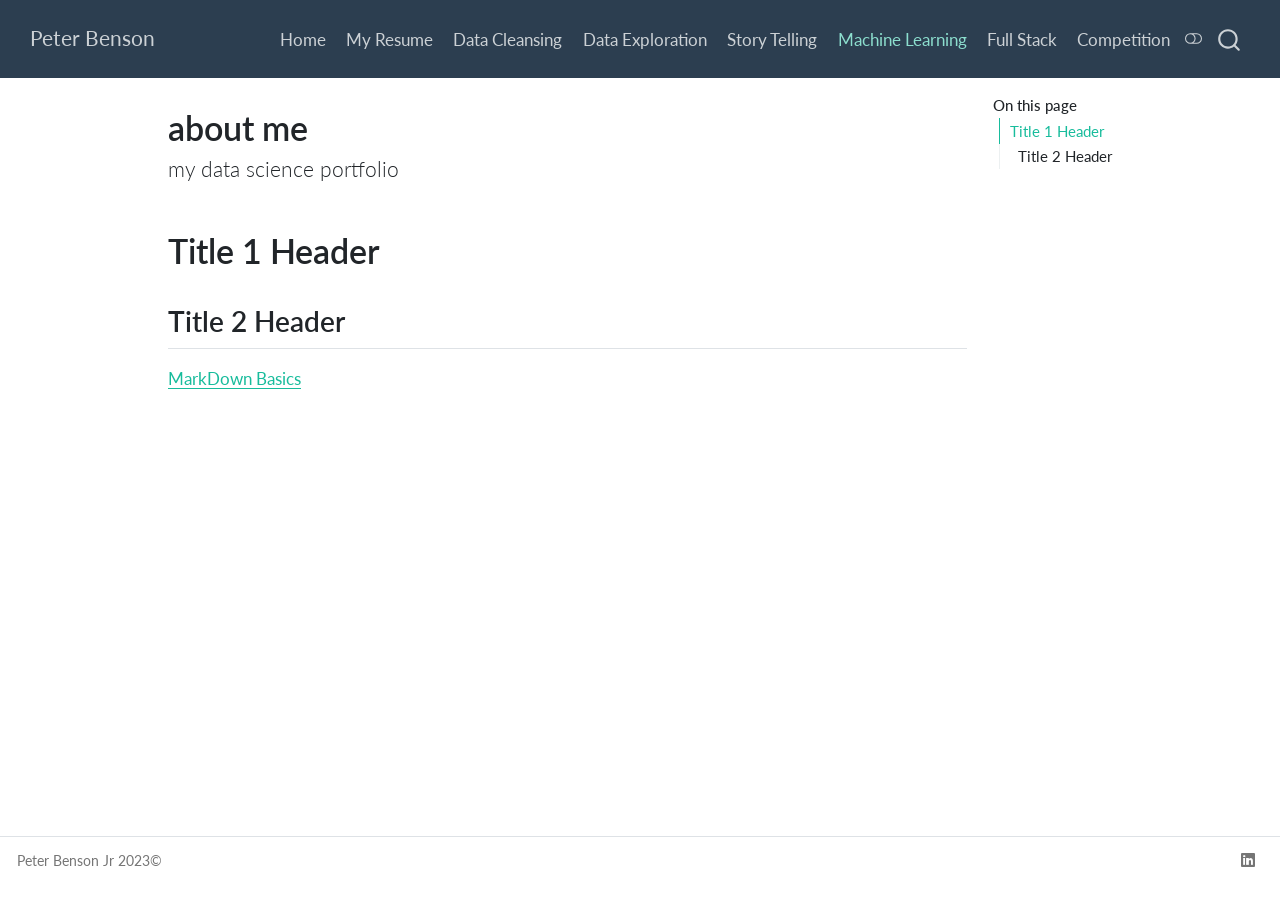
<file: ml.html>
<!DOCTYPE html>
<html xmlns="http://www.w3.org/1999/xhtml" lang="en" xml:lang="en"><head>

<meta charset="utf-8">
<meta name="generator" content="quarto-1.4.552">

<meta name="viewport" content="width=device-width, initial-scale=1.0, user-scalable=yes">


<title>Peter Benson - about me</title>
<style>
code{white-space: pre-wrap;}
span.smallcaps{font-variant: small-caps;}
div.columns{display: flex; gap: min(4vw, 1.5em);}
div.column{flex: auto; overflow-x: auto;}
div.hanging-indent{margin-left: 1.5em; text-indent: -1.5em;}
ul.task-list{list-style: none;}
ul.task-list li input[type="checkbox"] {
  width: 0.8em;
  margin: 0 0.8em 0.2em -1em; /* quarto-specific, see https://github.com/quarto-dev/quarto-cli/issues/4556 */ 
  vertical-align: middle;
}
</style>


<script src="site_libs/quarto-nav/quarto-nav.js"></script>
<script src="site_libs/quarto-nav/headroom.min.js"></script>
<script src="site_libs/clipboard/clipboard.min.js"></script>
<script src="site_libs/quarto-search/autocomplete.umd.js"></script>
<script src="site_libs/quarto-search/fuse.min.js"></script>
<script src="site_libs/quarto-search/quarto-search.js"></script>
<meta name="quarto:offset" content="./">
<link href="./Images/favicon.png" rel="icon" type="image/png">
<script src="site_libs/quarto-html/quarto.js"></script>
<script src="site_libs/quarto-html/popper.min.js"></script>
<script src="site_libs/quarto-html/tippy.umd.min.js"></script>
<script src="site_libs/quarto-html/anchor.min.js"></script>
<link href="site_libs/quarto-html/tippy.css" rel="stylesheet">
<link href="site_libs/quarto-html/quarto-syntax-highlighting.css" rel="stylesheet" class="quarto-color-scheme" id="quarto-text-highlighting-styles">
<link href="site_libs/quarto-html/quarto-syntax-highlighting-dark.css" rel="prefetch" class="quarto-color-scheme quarto-color-alternate" id="quarto-text-highlighting-styles">
<script src="site_libs/bootstrap/bootstrap.min.js"></script>
<link href="site_libs/bootstrap/bootstrap-icons.css" rel="stylesheet">
<link href="site_libs/bootstrap/bootstrap.min.css" rel="stylesheet" class="quarto-color-scheme" id="quarto-bootstrap" data-mode="light">
<link href="site_libs/bootstrap/bootstrap-dark.min.css" rel="prefetch" class="quarto-color-scheme quarto-color-alternate" id="quarto-bootstrap" data-mode="dark">
<script id="quarto-search-options" type="application/json">{
  "location": "navbar",
  "copy-button": false,
  "collapse-after": 3,
  "panel-placement": "end",
  "type": "overlay",
  "limit": 50,
  "keyboard-shortcut": [
    "f",
    "/",
    "s"
  ],
  "show-item-context": false,
  "language": {
    "search-no-results-text": "No results",
    "search-matching-documents-text": "matching documents",
    "search-copy-link-title": "Copy link to search",
    "search-hide-matches-text": "Hide additional matches",
    "search-more-match-text": "more match in this document",
    "search-more-matches-text": "more matches in this document",
    "search-clear-button-title": "Clear",
    "search-text-placeholder": "",
    "search-detached-cancel-button-title": "Cancel",
    "search-submit-button-title": "Submit",
    "search-label": "Search"
  }
}</script>


<link rel="stylesheet" href="styles.css">
</head>

<body class="nav-fixed">

<div id="quarto-search-results"></div>
  <header id="quarto-header" class="headroom fixed-top">
    <nav class="navbar navbar-expand-lg " data-bs-theme="dark">
      <div class="navbar-container container-fluid">
      <div class="navbar-brand-container mx-auto">
    <a class="navbar-brand" href="./index.html">
    <span class="navbar-title">Peter Benson</span>
    </a>
  </div>
            <div id="quarto-search" class="" title="Search"></div>
          <button class="navbar-toggler" type="button" data-bs-toggle="collapse" data-bs-target="#navbarCollapse" aria-controls="navbarCollapse" aria-expanded="false" aria-label="Toggle navigation" onclick="if (window.quartoToggleHeadroom) { window.quartoToggleHeadroom(); }">
  <span class="navbar-toggler-icon"></span>
</button>
          <div class="collapse navbar-collapse" id="navbarCollapse">
            <ul class="navbar-nav navbar-nav-scroll ms-auto">
  <li class="nav-item">
    <a class="nav-link" href="./index.html"> 
<span class="menu-text">Home</span></a>
  </li>  
  <li class="nav-item">
    <a class="nav-link" href="./resume.html"> 
<span class="menu-text">My Resume</span></a>
  </li>  
  <li class="nav-item">
    <a class="nav-link" href="./cleansing.html"> 
<span class="menu-text">Data Cleansing</span></a>
  </li>  
  <li class="nav-item">
    <a class="nav-link" href="./exploration.html"> 
<span class="menu-text">Data Exploration</span></a>
  </li>  
  <li class="nav-item">
    <a class="nav-link" href="./story_telling.html"> 
<span class="menu-text">Story Telling</span></a>
  </li>  
  <li class="nav-item">
    <a class="nav-link active" href="./ml.html" aria-current="page"> 
<span class="menu-text">Machine Learning</span></a>
  </li>  
  <li class="nav-item">
    <a class="nav-link" href="./full_stack.html"> 
<span class="menu-text">Full Stack</span></a>
  </li>  
  <li class="nav-item">
    <a class="nav-link" href="./competition.html"> 
<span class="menu-text">Competition</span></a>
  </li>  
</ul>
          </div> <!-- /navcollapse -->
          <div class="quarto-navbar-tools">
  <a href="" class="quarto-color-scheme-toggle quarto-navigation-tool  px-1" onclick="window.quartoToggleColorScheme(); return false;" title="Toggle dark mode"><i class="bi"></i></a>
</div>
      </div> <!-- /container-fluid -->
    </nav>
</header>
<!-- content -->
<div id="quarto-content" class="quarto-container page-columns page-rows-contents page-layout-article page-navbar">
<!-- sidebar -->
<!-- margin-sidebar -->
    <div id="quarto-margin-sidebar" class="sidebar margin-sidebar">
        <nav id="TOC" role="doc-toc" class="toc-active">
    <h2 id="toc-title">On this page</h2>
   
  <ul>
  <li><a href="#title-1-header" id="toc-title-1-header" class="nav-link active" data-scroll-target="#title-1-header">Title 1 Header</a>
  <ul class="collapse">
  <li><a href="#title-2-header" id="toc-title-2-header" class="nav-link" data-scroll-target="#title-2-header">Title 2 Header</a></li>
  </ul></li>
  </ul>
</nav>
    </div>
<!-- main -->
<main class="content" id="quarto-document-content">

<header id="title-block-header" class="quarto-title-block default">
<div class="quarto-title">
<h1 class="title">about me</h1>
<p class="subtitle lead">my data science portfolio</p>
</div>



<div class="quarto-title-meta">

    
  
    
  </div>
  


</header>


<section id="title-1-header" class="level1">
<h1>Title 1 Header</h1>
<section id="title-2-header" class="level2">
<h2 class="anchored" data-anchor-id="title-2-header">Title 2 Header</h2>
<p><a href="https://quarto.org/docs/authoring/markdown-basics.html#links-images">MarkDown Basics</a></p>


</section>
</section>

<a onclick="window.scrollTo(0, 0); return false;" role="button" id="quarto-back-to-top"><i class="bi bi-arrow-up"></i> Back to top</a></main> <!-- /main -->
<script id="quarto-html-after-body" type="application/javascript">
window.document.addEventListener("DOMContentLoaded", function (event) {
  const toggleBodyColorMode = (bsSheetEl) => {
    const mode = bsSheetEl.getAttribute("data-mode");
    const bodyEl = window.document.querySelector("body");
    if (mode === "dark") {
      bodyEl.classList.add("quarto-dark");
      bodyEl.classList.remove("quarto-light");
    } else {
      bodyEl.classList.add("quarto-light");
      bodyEl.classList.remove("quarto-dark");
    }
  }
  const toggleBodyColorPrimary = () => {
    const bsSheetEl = window.document.querySelector("link#quarto-bootstrap");
    if (bsSheetEl) {
      toggleBodyColorMode(bsSheetEl);
    }
  }
  toggleBodyColorPrimary();  
  const disableStylesheet = (stylesheets) => {
    for (let i=0; i < stylesheets.length; i++) {
      const stylesheet = stylesheets[i];
      stylesheet.rel = 'prefetch';
    }
  }
  const enableStylesheet = (stylesheets) => {
    for (let i=0; i < stylesheets.length; i++) {
      const stylesheet = stylesheets[i];
      stylesheet.rel = 'stylesheet';
    }
  }
  const manageTransitions = (selector, allowTransitions) => {
    const els = window.document.querySelectorAll(selector);
    for (let i=0; i < els.length; i++) {
      const el = els[i];
      if (allowTransitions) {
        el.classList.remove('notransition');
      } else {
        el.classList.add('notransition');
      }
    }
  }
  const toggleGiscusIfUsed = (isAlternate, darkModeDefault) => {
    const baseTheme = document.querySelector('#giscus-base-theme')?.value ?? 'light';
    const alternateTheme = document.querySelector('#giscus-alt-theme')?.value ?? 'dark';
    let newTheme = '';
    if(darkModeDefault) {
      newTheme = isAlternate ? baseTheme : alternateTheme;
    } else {
      newTheme = isAlternate ? alternateTheme : baseTheme;
    }
    const changeGiscusTheme = () => {
      // From: https://github.com/giscus/giscus/issues/336
      const sendMessage = (message) => {
        const iframe = document.querySelector('iframe.giscus-frame');
        if (!iframe) return;
        iframe.contentWindow.postMessage({ giscus: message }, 'https://giscus.app');
      }
      sendMessage({
        setConfig: {
          theme: newTheme
        }
      });
    }
    const isGiscussLoaded = window.document.querySelector('iframe.giscus-frame') !== null;
    if (isGiscussLoaded) {
      changeGiscusTheme();
    }
  }
  const toggleColorMode = (alternate) => {
    // Switch the stylesheets
    const alternateStylesheets = window.document.querySelectorAll('link.quarto-color-scheme.quarto-color-alternate');
    manageTransitions('#quarto-margin-sidebar .nav-link', false);
    if (alternate) {
      enableStylesheet(alternateStylesheets);
      for (const sheetNode of alternateStylesheets) {
        if (sheetNode.id === "quarto-bootstrap") {
          toggleBodyColorMode(sheetNode);
        }
      }
    } else {
      disableStylesheet(alternateStylesheets);
      toggleBodyColorPrimary();
    }
    manageTransitions('#quarto-margin-sidebar .nav-link', true);
    // Switch the toggles
    const toggles = window.document.querySelectorAll('.quarto-color-scheme-toggle');
    for (let i=0; i < toggles.length; i++) {
      const toggle = toggles[i];
      if (toggle) {
        if (alternate) {
          toggle.classList.add("alternate");     
        } else {
          toggle.classList.remove("alternate");
        }
      }
    }
    // Hack to workaround the fact that safari doesn't
    // properly recolor the scrollbar when toggling (#1455)
    if (navigator.userAgent.indexOf('Safari') > 0 && navigator.userAgent.indexOf('Chrome') == -1) {
      manageTransitions("body", false);
      window.scrollTo(0, 1);
      setTimeout(() => {
        window.scrollTo(0, 0);
        manageTransitions("body", true);
      }, 40);  
    }
  }
  const isFileUrl = () => { 
    return window.location.protocol === 'file:';
  }
  const hasAlternateSentinel = () => {  
    let styleSentinel = getColorSchemeSentinel();
    if (styleSentinel !== null) {
      return styleSentinel === "alternate";
    } else {
      return false;
    }
  }
  const setStyleSentinel = (alternate) => {
    const value = alternate ? "alternate" : "default";
    if (!isFileUrl()) {
      window.localStorage.setItem("quarto-color-scheme", value);
    } else {
      localAlternateSentinel = value;
    }
  }
  const getColorSchemeSentinel = () => {
    if (!isFileUrl()) {
      const storageValue = window.localStorage.getItem("quarto-color-scheme");
      return storageValue != null ? storageValue : localAlternateSentinel;
    } else {
      return localAlternateSentinel;
    }
  }
  const darkModeDefault = false;
  let localAlternateSentinel = darkModeDefault ? 'alternate' : 'default';
  // Dark / light mode switch
  window.quartoToggleColorScheme = () => {
    // Read the current dark / light value 
    let toAlternate = !hasAlternateSentinel();
    toggleColorMode(toAlternate);
    setStyleSentinel(toAlternate);
    toggleGiscusIfUsed(toAlternate, darkModeDefault);
  };
  // Ensure there is a toggle, if there isn't float one in the top right
  if (window.document.querySelector('.quarto-color-scheme-toggle') === null) {
    const a = window.document.createElement('a');
    a.classList.add('top-right');
    a.classList.add('quarto-color-scheme-toggle');
    a.href = "";
    a.onclick = function() { try { window.quartoToggleColorScheme(); } catch {} return false; };
    const i = window.document.createElement("i");
    i.classList.add('bi');
    a.appendChild(i);
    window.document.body.appendChild(a);
  }
  // Switch to dark mode if need be
  if (hasAlternateSentinel()) {
    toggleColorMode(true);
  } else {
    toggleColorMode(false);
  }
  const icon = "";
  const anchorJS = new window.AnchorJS();
  anchorJS.options = {
    placement: 'right',
    icon: icon
  };
  anchorJS.add('.anchored');
  const isCodeAnnotation = (el) => {
    for (const clz of el.classList) {
      if (clz.startsWith('code-annotation-')) {                     
        return true;
      }
    }
    return false;
  }
  const clipboard = new window.ClipboardJS('.code-copy-button', {
    text: function(trigger) {
      const codeEl = trigger.previousElementSibling.cloneNode(true);
      for (const childEl of codeEl.children) {
        if (isCodeAnnotation(childEl)) {
          childEl.remove();
        }
      }
      return codeEl.innerText;
    }
  });
  clipboard.on('success', function(e) {
    // button target
    const button = e.trigger;
    // don't keep focus
    button.blur();
    // flash "checked"
    button.classList.add('code-copy-button-checked');
    var currentTitle = button.getAttribute("title");
    button.setAttribute("title", "Copied!");
    let tooltip;
    if (window.bootstrap) {
      button.setAttribute("data-bs-toggle", "tooltip");
      button.setAttribute("data-bs-placement", "left");
      button.setAttribute("data-bs-title", "Copied!");
      tooltip = new bootstrap.Tooltip(button, 
        { trigger: "manual", 
          customClass: "code-copy-button-tooltip",
          offset: [0, -8]});
      tooltip.show();    
    }
    setTimeout(function() {
      if (tooltip) {
        tooltip.hide();
        button.removeAttribute("data-bs-title");
        button.removeAttribute("data-bs-toggle");
        button.removeAttribute("data-bs-placement");
      }
      button.setAttribute("title", currentTitle);
      button.classList.remove('code-copy-button-checked');
    }, 1000);
    // clear code selection
    e.clearSelection();
  });
    var localhostRegex = new RegExp(/^(?:http|https):\/\/localhost\:?[0-9]*\//);
    var mailtoRegex = new RegExp(/^mailto:/);
      var filterRegex = new RegExp("https:\/\/PBJ21033\.github\.io\/");
    var isInternal = (href) => {
        return filterRegex.test(href) || localhostRegex.test(href) || mailtoRegex.test(href);
    }
    // Inspect non-navigation links and adorn them if external
 	var links = window.document.querySelectorAll('a[href]:not(.nav-link):not(.navbar-brand):not(.toc-action):not(.sidebar-link):not(.sidebar-item-toggle):not(.pagination-link):not(.no-external):not([aria-hidden]):not(.dropdown-item):not(.quarto-navigation-tool)');
    for (var i=0; i<links.length; i++) {
      const link = links[i];
      if (!isInternal(link.href)) {
        // undo the damage that might have been done by quarto-nav.js in the case of
        // links that we want to consider external
        if (link.dataset.originalHref !== undefined) {
          link.href = link.dataset.originalHref;
        }
      }
    }
  function tippyHover(el, contentFn, onTriggerFn, onUntriggerFn) {
    const config = {
      allowHTML: true,
      maxWidth: 500,
      delay: 100,
      arrow: false,
      appendTo: function(el) {
          return el.parentElement;
      },
      interactive: true,
      interactiveBorder: 10,
      theme: 'quarto',
      placement: 'bottom-start',
    };
    if (contentFn) {
      config.content = contentFn;
    }
    if (onTriggerFn) {
      config.onTrigger = onTriggerFn;
    }
    if (onUntriggerFn) {
      config.onUntrigger = onUntriggerFn;
    }
    window.tippy(el, config); 
  }
  const noterefs = window.document.querySelectorAll('a[role="doc-noteref"]');
  for (var i=0; i<noterefs.length; i++) {
    const ref = noterefs[i];
    tippyHover(ref, function() {
      // use id or data attribute instead here
      let href = ref.getAttribute('data-footnote-href') || ref.getAttribute('href');
      try { href = new URL(href).hash; } catch {}
      const id = href.replace(/^#\/?/, "");
      const note = window.document.getElementById(id);
      if (note) {
        return note.innerHTML;
      } else {
        return "";
      }
    });
  }
  const xrefs = window.document.querySelectorAll('a.quarto-xref');
  const processXRef = (id, note) => {
    // Strip column container classes
    const stripColumnClz = (el) => {
      el.classList.remove("page-full", "page-columns");
      if (el.children) {
        for (const child of el.children) {
          stripColumnClz(child);
        }
      }
    }
    stripColumnClz(note)
    if (id === null || id.startsWith('sec-')) {
      // Special case sections, only their first couple elements
      const container = document.createElement("div");
      if (note.children && note.children.length > 2) {
        container.appendChild(note.children[0].cloneNode(true));
        for (let i = 1; i < note.children.length; i++) {
          const child = note.children[i];
          if (child.tagName === "P" && child.innerText === "") {
            continue;
          } else {
            container.appendChild(child.cloneNode(true));
            break;
          }
        }
        if (window.Quarto?.typesetMath) {
          window.Quarto.typesetMath(container);
        }
        return container.innerHTML
      } else {
        if (window.Quarto?.typesetMath) {
          window.Quarto.typesetMath(note);
        }
        return note.innerHTML;
      }
    } else {
      // Remove any anchor links if they are present
      const anchorLink = note.querySelector('a.anchorjs-link');
      if (anchorLink) {
        anchorLink.remove();
      }
      if (window.Quarto?.typesetMath) {
        window.Quarto.typesetMath(note);
      }
      // TODO in 1.5, we should make sure this works without a callout special case
      if (note.classList.contains("callout")) {
        return note.outerHTML;
      } else {
        return note.innerHTML;
      }
    }
  }
  for (var i=0; i<xrefs.length; i++) {
    const xref = xrefs[i];
    tippyHover(xref, undefined, function(instance) {
      instance.disable();
      let url = xref.getAttribute('href');
      let hash = undefined; 
      if (url.startsWith('#')) {
        hash = url;
      } else {
        try { hash = new URL(url).hash; } catch {}
      }
      if (hash) {
        const id = hash.replace(/^#\/?/, "");
        const note = window.document.getElementById(id);
        if (note !== null) {
          try {
            const html = processXRef(id, note.cloneNode(true));
            instance.setContent(html);
          } finally {
            instance.enable();
            instance.show();
          }
        } else {
          // See if we can fetch this
          fetch(url.split('#')[0])
          .then(res => res.text())
          .then(html => {
            const parser = new DOMParser();
            const htmlDoc = parser.parseFromString(html, "text/html");
            const note = htmlDoc.getElementById(id);
            if (note !== null) {
              const html = processXRef(id, note);
              instance.setContent(html);
            } 
          }).finally(() => {
            instance.enable();
            instance.show();
          });
        }
      } else {
        // See if we can fetch a full url (with no hash to target)
        // This is a special case and we should probably do some content thinning / targeting
        fetch(url)
        .then(res => res.text())
        .then(html => {
          const parser = new DOMParser();
          const htmlDoc = parser.parseFromString(html, "text/html");
          const note = htmlDoc.querySelector('main.content');
          if (note !== null) {
            // This should only happen for chapter cross references
            // (since there is no id in the URL)
            // remove the first header
            if (note.children.length > 0 && note.children[0].tagName === "HEADER") {
              note.children[0].remove();
            }
            const html = processXRef(null, note);
            instance.setContent(html);
          } 
        }).finally(() => {
          instance.enable();
          instance.show();
        });
      }
    }, function(instance) {
    });
  }
      let selectedAnnoteEl;
      const selectorForAnnotation = ( cell, annotation) => {
        let cellAttr = 'data-code-cell="' + cell + '"';
        let lineAttr = 'data-code-annotation="' +  annotation + '"';
        const selector = 'span[' + cellAttr + '][' + lineAttr + ']';
        return selector;
      }
      const selectCodeLines = (annoteEl) => {
        const doc = window.document;
        const targetCell = annoteEl.getAttribute("data-target-cell");
        const targetAnnotation = annoteEl.getAttribute("data-target-annotation");
        const annoteSpan = window.document.querySelector(selectorForAnnotation(targetCell, targetAnnotation));
        const lines = annoteSpan.getAttribute("data-code-lines").split(",");
        const lineIds = lines.map((line) => {
          return targetCell + "-" + line;
        })
        let top = null;
        let height = null;
        let parent = null;
        if (lineIds.length > 0) {
            //compute the position of the single el (top and bottom and make a div)
            const el = window.document.getElementById(lineIds[0]);
            top = el.offsetTop;
            height = el.offsetHeight;
            parent = el.parentElement.parentElement;
          if (lineIds.length > 1) {
            const lastEl = window.document.getElementById(lineIds[lineIds.length - 1]);
            const bottom = lastEl.offsetTop + lastEl.offsetHeight;
            height = bottom - top;
          }
          if (top !== null && height !== null && parent !== null) {
            // cook up a div (if necessary) and position it 
            let div = window.document.getElementById("code-annotation-line-highlight");
            if (div === null) {
              div = window.document.createElement("div");
              div.setAttribute("id", "code-annotation-line-highlight");
              div.style.position = 'absolute';
              parent.appendChild(div);
            }
            div.style.top = top - 2 + "px";
            div.style.height = height + 4 + "px";
            div.style.left = 0;
            let gutterDiv = window.document.getElementById("code-annotation-line-highlight-gutter");
            if (gutterDiv === null) {
              gutterDiv = window.document.createElement("div");
              gutterDiv.setAttribute("id", "code-annotation-line-highlight-gutter");
              gutterDiv.style.position = 'absolute';
              const codeCell = window.document.getElementById(targetCell);
              const gutter = codeCell.querySelector('.code-annotation-gutter');
              gutter.appendChild(gutterDiv);
            }
            gutterDiv.style.top = top - 2 + "px";
            gutterDiv.style.height = height + 4 + "px";
          }
          selectedAnnoteEl = annoteEl;
        }
      };
      const unselectCodeLines = () => {
        const elementsIds = ["code-annotation-line-highlight", "code-annotation-line-highlight-gutter"];
        elementsIds.forEach((elId) => {
          const div = window.document.getElementById(elId);
          if (div) {
            div.remove();
          }
        });
        selectedAnnoteEl = undefined;
      };
        // Handle positioning of the toggle
    window.addEventListener(
      "resize",
      throttle(() => {
        elRect = undefined;
        if (selectedAnnoteEl) {
          selectCodeLines(selectedAnnoteEl);
        }
      }, 10)
    );
    function throttle(fn, ms) {
    let throttle = false;
    let timer;
      return (...args) => {
        if(!throttle) { // first call gets through
            fn.apply(this, args);
            throttle = true;
        } else { // all the others get throttled
            if(timer) clearTimeout(timer); // cancel #2
            timer = setTimeout(() => {
              fn.apply(this, args);
              timer = throttle = false;
            }, ms);
        }
      };
    }
      // Attach click handler to the DT
      const annoteDls = window.document.querySelectorAll('dt[data-target-cell]');
      for (const annoteDlNode of annoteDls) {
        annoteDlNode.addEventListener('click', (event) => {
          const clickedEl = event.target;
          if (clickedEl !== selectedAnnoteEl) {
            unselectCodeLines();
            const activeEl = window.document.querySelector('dt[data-target-cell].code-annotation-active');
            if (activeEl) {
              activeEl.classList.remove('code-annotation-active');
            }
            selectCodeLines(clickedEl);
            clickedEl.classList.add('code-annotation-active');
          } else {
            // Unselect the line
            unselectCodeLines();
            clickedEl.classList.remove('code-annotation-active');
          }
        });
      }
  const findCites = (el) => {
    const parentEl = el.parentElement;
    if (parentEl) {
      const cites = parentEl.dataset.cites;
      if (cites) {
        return {
          el,
          cites: cites.split(' ')
        };
      } else {
        return findCites(el.parentElement)
      }
    } else {
      return undefined;
    }
  };
  var bibliorefs = window.document.querySelectorAll('a[role="doc-biblioref"]');
  for (var i=0; i<bibliorefs.length; i++) {
    const ref = bibliorefs[i];
    const citeInfo = findCites(ref);
    if (citeInfo) {
      tippyHover(citeInfo.el, function() {
        var popup = window.document.createElement('div');
        citeInfo.cites.forEach(function(cite) {
          var citeDiv = window.document.createElement('div');
          citeDiv.classList.add('hanging-indent');
          citeDiv.classList.add('csl-entry');
          var biblioDiv = window.document.getElementById('ref-' + cite);
          if (biblioDiv) {
            citeDiv.innerHTML = biblioDiv.innerHTML;
          }
          popup.appendChild(citeDiv);
        });
        return popup.innerHTML;
      });
    }
  }
});
</script>
</div> <!-- /content -->
<footer class="footer">
  <div class="nav-footer">
    <div class="nav-footer-left">
<p>Peter Benson Jr 2023©</p>
</div>   
    <div class="nav-footer-center">
      &nbsp;
    </div>
    <div class="nav-footer-right">
      <ul class="footer-items list-unstyled">
    <li class="nav-item compact">
    <a class="nav-link" href="./Your_LinkedIn_URL">
      <i class="bi bi-linkedin" role="img">
</i> 
    </a>
  </li>  
</ul>
    </div>
  </div>
</footer>




</body></html>
</file>
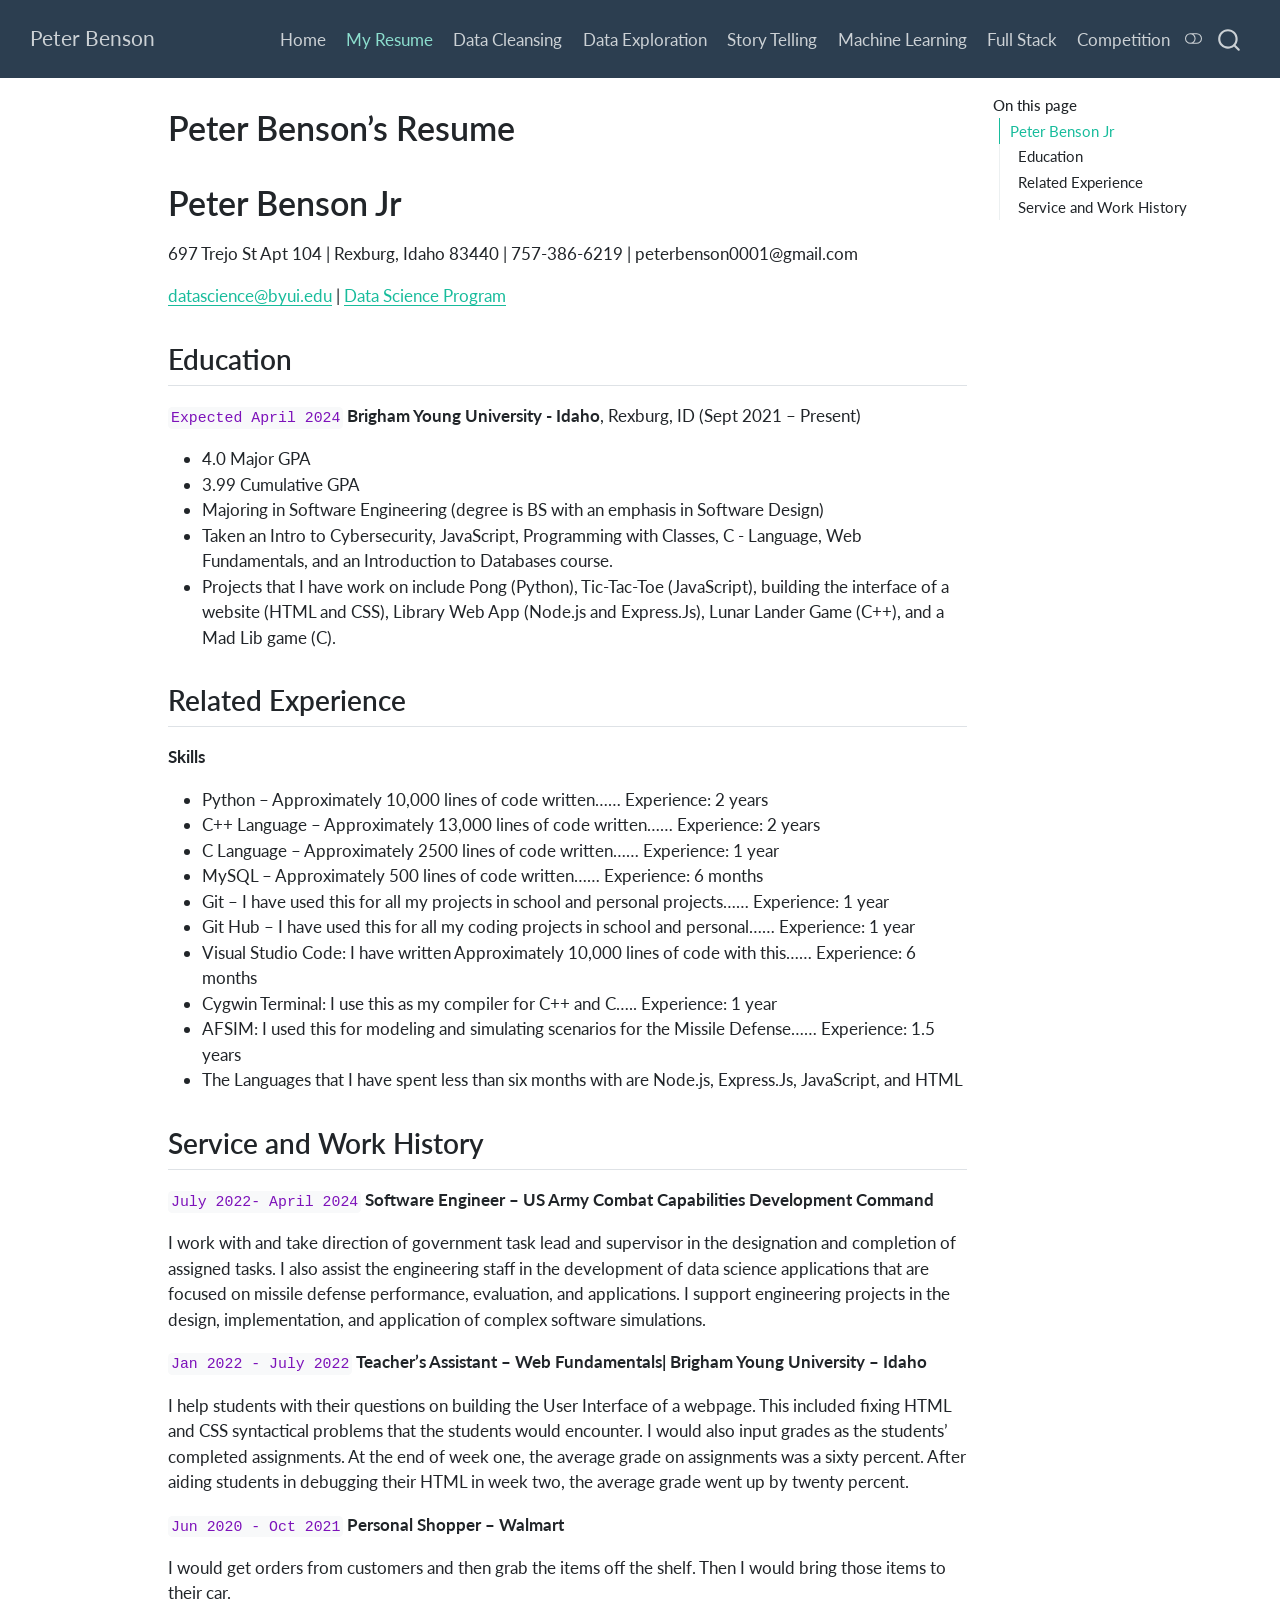
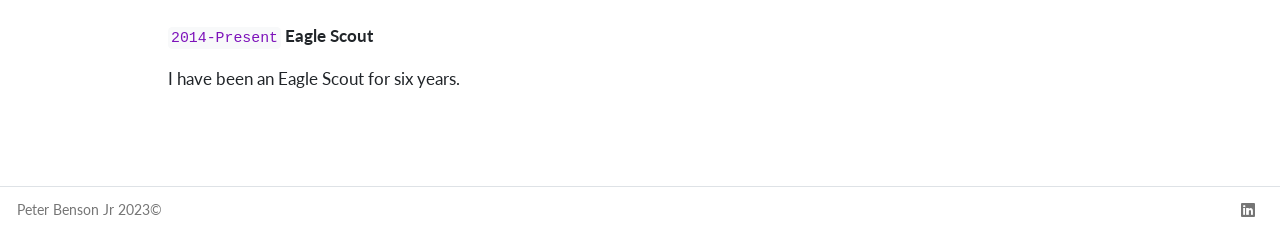
<file: resume.html>
<!DOCTYPE html>
<html xmlns="http://www.w3.org/1999/xhtml" lang="en" xml:lang="en"><head>

<meta charset="utf-8">
<meta name="generator" content="quarto-1.4.552">

<meta name="viewport" content="width=device-width, initial-scale=1.0, user-scalable=yes">


<title>Peter Benson - Peter Benson’s Resume</title>
<style>
code{white-space: pre-wrap;}
span.smallcaps{font-variant: small-caps;}
div.columns{display: flex; gap: min(4vw, 1.5em);}
div.column{flex: auto; overflow-x: auto;}
div.hanging-indent{margin-left: 1.5em; text-indent: -1.5em;}
ul.task-list{list-style: none;}
ul.task-list li input[type="checkbox"] {
  width: 0.8em;
  margin: 0 0.8em 0.2em -1em; /* quarto-specific, see https://github.com/quarto-dev/quarto-cli/issues/4556 */ 
  vertical-align: middle;
}
</style>


<script src="site_libs/quarto-nav/quarto-nav.js"></script>
<script src="site_libs/quarto-nav/headroom.min.js"></script>
<script src="site_libs/clipboard/clipboard.min.js"></script>
<script src="site_libs/quarto-search/autocomplete.umd.js"></script>
<script src="site_libs/quarto-search/fuse.min.js"></script>
<script src="site_libs/quarto-search/quarto-search.js"></script>
<meta name="quarto:offset" content="./">
<link href="./Images/favicon.png" rel="icon" type="image/png">
<script src="site_libs/quarto-html/quarto.js"></script>
<script src="site_libs/quarto-html/popper.min.js"></script>
<script src="site_libs/quarto-html/tippy.umd.min.js"></script>
<script src="site_libs/quarto-html/anchor.min.js"></script>
<link href="site_libs/quarto-html/tippy.css" rel="stylesheet">
<link href="site_libs/quarto-html/quarto-syntax-highlighting.css" rel="stylesheet" class="quarto-color-scheme" id="quarto-text-highlighting-styles">
<link href="site_libs/quarto-html/quarto-syntax-highlighting-dark.css" rel="prefetch" class="quarto-color-scheme quarto-color-alternate" id="quarto-text-highlighting-styles">
<script src="site_libs/bootstrap/bootstrap.min.js"></script>
<link href="site_libs/bootstrap/bootstrap-icons.css" rel="stylesheet">
<link href="site_libs/bootstrap/bootstrap.min.css" rel="stylesheet" class="quarto-color-scheme" id="quarto-bootstrap" data-mode="light">
<link href="site_libs/bootstrap/bootstrap-dark.min.css" rel="prefetch" class="quarto-color-scheme quarto-color-alternate" id="quarto-bootstrap" data-mode="dark">
<script id="quarto-search-options" type="application/json">{
  "location": "navbar",
  "copy-button": false,
  "collapse-after": 3,
  "panel-placement": "end",
  "type": "overlay",
  "limit": 50,
  "keyboard-shortcut": [
    "f",
    "/",
    "s"
  ],
  "show-item-context": false,
  "language": {
    "search-no-results-text": "No results",
    "search-matching-documents-text": "matching documents",
    "search-copy-link-title": "Copy link to search",
    "search-hide-matches-text": "Hide additional matches",
    "search-more-match-text": "more match in this document",
    "search-more-matches-text": "more matches in this document",
    "search-clear-button-title": "Clear",
    "search-text-placeholder": "",
    "search-detached-cancel-button-title": "Cancel",
    "search-submit-button-title": "Submit",
    "search-label": "Search"
  }
}</script>


<link rel="stylesheet" href="styles.css">
</head>

<body class="nav-fixed">

<div id="quarto-search-results"></div>
  <header id="quarto-header" class="headroom fixed-top">
    <nav class="navbar navbar-expand-lg " data-bs-theme="dark">
      <div class="navbar-container container-fluid">
      <div class="navbar-brand-container mx-auto">
    <a class="navbar-brand" href="./index.html">
    <span class="navbar-title">Peter Benson</span>
    </a>
  </div>
            <div id="quarto-search" class="" title="Search"></div>
          <button class="navbar-toggler" type="button" data-bs-toggle="collapse" data-bs-target="#navbarCollapse" aria-controls="navbarCollapse" aria-expanded="false" aria-label="Toggle navigation" onclick="if (window.quartoToggleHeadroom) { window.quartoToggleHeadroom(); }">
  <span class="navbar-toggler-icon"></span>
</button>
          <div class="collapse navbar-collapse" id="navbarCollapse">
            <ul class="navbar-nav navbar-nav-scroll ms-auto">
  <li class="nav-item">
    <a class="nav-link" href="./index.html"> 
<span class="menu-text">Home</span></a>
  </li>  
  <li class="nav-item">
    <a class="nav-link active" href="./resume.html" aria-current="page"> 
<span class="menu-text">My Resume</span></a>
  </li>  
  <li class="nav-item">
    <a class="nav-link" href="./cleansing.html"> 
<span class="menu-text">Data Cleansing</span></a>
  </li>  
  <li class="nav-item">
    <a class="nav-link" href="./exploration.html"> 
<span class="menu-text">Data Exploration</span></a>
  </li>  
  <li class="nav-item">
    <a class="nav-link" href="./story_telling.html"> 
<span class="menu-text">Story Telling</span></a>
  </li>  
  <li class="nav-item">
    <a class="nav-link" href="./ml.html"> 
<span class="menu-text">Machine Learning</span></a>
  </li>  
  <li class="nav-item">
    <a class="nav-link" href="./full_stack.html"> 
<span class="menu-text">Full Stack</span></a>
  </li>  
  <li class="nav-item">
    <a class="nav-link" href="./competition.html"> 
<span class="menu-text">Competition</span></a>
  </li>  
</ul>
          </div> <!-- /navcollapse -->
          <div class="quarto-navbar-tools">
  <a href="" class="quarto-color-scheme-toggle quarto-navigation-tool  px-1" onclick="window.quartoToggleColorScheme(); return false;" title="Toggle dark mode"><i class="bi"></i></a>
</div>
      </div> <!-- /container-fluid -->
    </nav>
</header>
<!-- content -->
<div id="quarto-content" class="quarto-container page-columns page-rows-contents page-layout-article page-navbar">
<!-- sidebar -->
<!-- margin-sidebar -->
    <div id="quarto-margin-sidebar" class="sidebar margin-sidebar">
        <nav id="TOC" role="doc-toc" class="toc-active">
    <h2 id="toc-title">On this page</h2>
   
  <ul>
  <li><a href="#peter-benson-jr" id="toc-peter-benson-jr" class="nav-link active" data-scroll-target="#peter-benson-jr">Peter Benson Jr</a>
  <ul class="collapse">
  <li><a href="#education" id="toc-education" class="nav-link" data-scroll-target="#education">Education</a></li>
  <li><a href="#related-experience" id="toc-related-experience" class="nav-link" data-scroll-target="#related-experience">Related Experience</a></li>
  <li><a href="#service-and-work-history" id="toc-service-and-work-history" class="nav-link" data-scroll-target="#service-and-work-history">Service and Work History</a></li>
  </ul></li>
  </ul>
</nav>
    </div>
<!-- main -->
<main class="content" id="quarto-document-content">

<header id="title-block-header" class="quarto-title-block default">
<div class="quarto-title">
<h1 class="title">Peter Benson’s Resume</h1>
</div>



<div class="quarto-title-meta">

    
  
    
  </div>
  


</header>


<section id="peter-benson-jr" class="level1">
<h1>Peter Benson Jr</h1>
<p>697 Trejo St Apt 104 | Rexburg, Idaho 83440 | 757-386-6219 | peterbenson0001@gmail.com</p>
<div id="webaddress">
<p><a href="datascience@byui.edu">datascience@byui.edu</a> | <a href="https://byuidatascience.github.io/development.html">Data Science Program</a></p>
</div>
<!-- https://www.monique.tech/the-art-of-markdown -->
<section id="education" class="level2">
<h2 class="anchored" data-anchor-id="education">Education</h2>
<p><code>Expected April 2024</code> <strong>Brigham Young University - Idaho</strong>, Rexburg, ID (Sept 2021 – Present)</p>
<ul>
<li>4.0 Major GPA</li>
<li>3.99 Cumulative GPA</li>
<li>Majoring in Software Engineering (degree is BS with an emphasis in Software Design)</li>
<li>Taken an Intro to Cybersecurity, JavaScript, Programming with Classes, C - Language, Web Fundamentals, and an Introduction to Databases course.</li>
<li>Projects that I have work on include Pong (Python), Tic-Tac-Toe (JavaScript), building the interface of a website (HTML and CSS), Library Web App (Node.js and Express.Js), Lunar Lander Game (C++), and a Mad Lib game (C).</li>
</ul>
</section>
<section id="related-experience" class="level2">
<h2 class="anchored" data-anchor-id="related-experience">Related Experience</h2>
<p><strong>Skills</strong></p>
<ul>
<li>Python – Approximately 10,000 lines of code written…… Experience: 2 years</li>
<li>C++ Language – Approximately 13,000 lines of code written…… Experience: 2 years</li>
<li>C Language – Approximately 2500 lines of code written…… Experience: 1 year</li>
<li>MySQL – Approximately 500 lines of code written…… Experience: 6 months</li>
<li>Git – I have used this for all my projects in school and personal projects…… Experience: 1 year</li>
<li>Git Hub – I have used this for all my coding projects in school and personal…… Experience: 1 year</li>
<li>Visual Studio Code: I have written Approximately 10,000 lines of code with this…… Experience: 6 months</li>
<li>Cygwin Terminal: I use this as my compiler for C++ and C….. Experience: 1 year</li>
<li>AFSIM: I used this for modeling and simulating scenarios for the Missile Defense…… Experience: 1.5 years</li>
<li>The Languages that I have spent less than six months with are Node.js, Express.Js, JavaScript, and HTML</li>
</ul>
</section>
<section id="service-and-work-history" class="level2">
<h2 class="anchored" data-anchor-id="service-and-work-history">Service and Work History</h2>
<p><code>July 2022- April 2024</code> <strong>Software Engineer – US Army Combat Capabilities Development Command</strong></p>
<p>I work with and take direction of government task lead and supervisor in the designation and completion of assigned tasks. I also assist the engineering staff in the development of data science applications that are focused on missile defense performance, evaluation, and applications. I support engineering projects in the design, implementation, and application of complex software simulations.</p>
<p><code>Jan 2022 - July 2022</code> <strong>Teacher’s Assistant – Web Fundamentals| Brigham Young University – Idaho</strong></p>
<p>I help students with their questions on building the User Interface of a webpage. This included fixing HTML and CSS syntactical problems that the students would encounter. I would also input grades as the students’ completed assignments. At the end of week one, the average grade on assignments was a sixty percent. After aiding students in debugging their HTML in week two, the average grade went up by twenty percent.</p>
<p><code>Jun 2020 - Oct 2021</code> <strong>Personal Shopper – Walmart</strong></p>
<p>I would get orders from customers and then grab the items off the shelf. Then I would bring those items to their car.</p>
<p><code>2014-Present</code> <strong>Eagle Scout</strong></p>
<p>I have been an Eagle Scout for six years.</p>
<!-- ### Footer

Last updated: May 2013 -->


</section>
</section>

<a onclick="window.scrollTo(0, 0); return false;" role="button" id="quarto-back-to-top"><i class="bi bi-arrow-up"></i> Back to top</a></main> <!-- /main -->
<script id="quarto-html-after-body" type="application/javascript">
window.document.addEventListener("DOMContentLoaded", function (event) {
  const toggleBodyColorMode = (bsSheetEl) => {
    const mode = bsSheetEl.getAttribute("data-mode");
    const bodyEl = window.document.querySelector("body");
    if (mode === "dark") {
      bodyEl.classList.add("quarto-dark");
      bodyEl.classList.remove("quarto-light");
    } else {
      bodyEl.classList.add("quarto-light");
      bodyEl.classList.remove("quarto-dark");
    }
  }
  const toggleBodyColorPrimary = () => {
    const bsSheetEl = window.document.querySelector("link#quarto-bootstrap");
    if (bsSheetEl) {
      toggleBodyColorMode(bsSheetEl);
    }
  }
  toggleBodyColorPrimary();  
  const disableStylesheet = (stylesheets) => {
    for (let i=0; i < stylesheets.length; i++) {
      const stylesheet = stylesheets[i];
      stylesheet.rel = 'prefetch';
    }
  }
  const enableStylesheet = (stylesheets) => {
    for (let i=0; i < stylesheets.length; i++) {
      const stylesheet = stylesheets[i];
      stylesheet.rel = 'stylesheet';
    }
  }
  const manageTransitions = (selector, allowTransitions) => {
    const els = window.document.querySelectorAll(selector);
    for (let i=0; i < els.length; i++) {
      const el = els[i];
      if (allowTransitions) {
        el.classList.remove('notransition');
      } else {
        el.classList.add('notransition');
      }
    }
  }
  const toggleGiscusIfUsed = (isAlternate, darkModeDefault) => {
    const baseTheme = document.querySelector('#giscus-base-theme')?.value ?? 'light';
    const alternateTheme = document.querySelector('#giscus-alt-theme')?.value ?? 'dark';
    let newTheme = '';
    if(darkModeDefault) {
      newTheme = isAlternate ? baseTheme : alternateTheme;
    } else {
      newTheme = isAlternate ? alternateTheme : baseTheme;
    }
    const changeGiscusTheme = () => {
      // From: https://github.com/giscus/giscus/issues/336
      const sendMessage = (message) => {
        const iframe = document.querySelector('iframe.giscus-frame');
        if (!iframe) return;
        iframe.contentWindow.postMessage({ giscus: message }, 'https://giscus.app');
      }
      sendMessage({
        setConfig: {
          theme: newTheme
        }
      });
    }
    const isGiscussLoaded = window.document.querySelector('iframe.giscus-frame') !== null;
    if (isGiscussLoaded) {
      changeGiscusTheme();
    }
  }
  const toggleColorMode = (alternate) => {
    // Switch the stylesheets
    const alternateStylesheets = window.document.querySelectorAll('link.quarto-color-scheme.quarto-color-alternate');
    manageTransitions('#quarto-margin-sidebar .nav-link', false);
    if (alternate) {
      enableStylesheet(alternateStylesheets);
      for (const sheetNode of alternateStylesheets) {
        if (sheetNode.id === "quarto-bootstrap") {
          toggleBodyColorMode(sheetNode);
        }
      }
    } else {
      disableStylesheet(alternateStylesheets);
      toggleBodyColorPrimary();
    }
    manageTransitions('#quarto-margin-sidebar .nav-link', true);
    // Switch the toggles
    const toggles = window.document.querySelectorAll('.quarto-color-scheme-toggle');
    for (let i=0; i < toggles.length; i++) {
      const toggle = toggles[i];
      if (toggle) {
        if (alternate) {
          toggle.classList.add("alternate");     
        } else {
          toggle.classList.remove("alternate");
        }
      }
    }
    // Hack to workaround the fact that safari doesn't
    // properly recolor the scrollbar when toggling (#1455)
    if (navigator.userAgent.indexOf('Safari') > 0 && navigator.userAgent.indexOf('Chrome') == -1) {
      manageTransitions("body", false);
      window.scrollTo(0, 1);
      setTimeout(() => {
        window.scrollTo(0, 0);
        manageTransitions("body", true);
      }, 40);  
    }
  }
  const isFileUrl = () => { 
    return window.location.protocol === 'file:';
  }
  const hasAlternateSentinel = () => {  
    let styleSentinel = getColorSchemeSentinel();
    if (styleSentinel !== null) {
      return styleSentinel === "alternate";
    } else {
      return false;
    }
  }
  const setStyleSentinel = (alternate) => {
    const value = alternate ? "alternate" : "default";
    if (!isFileUrl()) {
      window.localStorage.setItem("quarto-color-scheme", value);
    } else {
      localAlternateSentinel = value;
    }
  }
  const getColorSchemeSentinel = () => {
    if (!isFileUrl()) {
      const storageValue = window.localStorage.getItem("quarto-color-scheme");
      return storageValue != null ? storageValue : localAlternateSentinel;
    } else {
      return localAlternateSentinel;
    }
  }
  const darkModeDefault = false;
  let localAlternateSentinel = darkModeDefault ? 'alternate' : 'default';
  // Dark / light mode switch
  window.quartoToggleColorScheme = () => {
    // Read the current dark / light value 
    let toAlternate = !hasAlternateSentinel();
    toggleColorMode(toAlternate);
    setStyleSentinel(toAlternate);
    toggleGiscusIfUsed(toAlternate, darkModeDefault);
  };
  // Ensure there is a toggle, if there isn't float one in the top right
  if (window.document.querySelector('.quarto-color-scheme-toggle') === null) {
    const a = window.document.createElement('a');
    a.classList.add('top-right');
    a.classList.add('quarto-color-scheme-toggle');
    a.href = "";
    a.onclick = function() { try { window.quartoToggleColorScheme(); } catch {} return false; };
    const i = window.document.createElement("i");
    i.classList.add('bi');
    a.appendChild(i);
    window.document.body.appendChild(a);
  }
  // Switch to dark mode if need be
  if (hasAlternateSentinel()) {
    toggleColorMode(true);
  } else {
    toggleColorMode(false);
  }
  const icon = "";
  const anchorJS = new window.AnchorJS();
  anchorJS.options = {
    placement: 'right',
    icon: icon
  };
  anchorJS.add('.anchored');
  const isCodeAnnotation = (el) => {
    for (const clz of el.classList) {
      if (clz.startsWith('code-annotation-')) {                     
        return true;
      }
    }
    return false;
  }
  const clipboard = new window.ClipboardJS('.code-copy-button', {
    text: function(trigger) {
      const codeEl = trigger.previousElementSibling.cloneNode(true);
      for (const childEl of codeEl.children) {
        if (isCodeAnnotation(childEl)) {
          childEl.remove();
        }
      }
      return codeEl.innerText;
    }
  });
  clipboard.on('success', function(e) {
    // button target
    const button = e.trigger;
    // don't keep focus
    button.blur();
    // flash "checked"
    button.classList.add('code-copy-button-checked');
    var currentTitle = button.getAttribute("title");
    button.setAttribute("title", "Copied!");
    let tooltip;
    if (window.bootstrap) {
      button.setAttribute("data-bs-toggle", "tooltip");
      button.setAttribute("data-bs-placement", "left");
      button.setAttribute("data-bs-title", "Copied!");
      tooltip = new bootstrap.Tooltip(button, 
        { trigger: "manual", 
          customClass: "code-copy-button-tooltip",
          offset: [0, -8]});
      tooltip.show();    
    }
    setTimeout(function() {
      if (tooltip) {
        tooltip.hide();
        button.removeAttribute("data-bs-title");
        button.removeAttribute("data-bs-toggle");
        button.removeAttribute("data-bs-placement");
      }
      button.setAttribute("title", currentTitle);
      button.classList.remove('code-copy-button-checked');
    }, 1000);
    // clear code selection
    e.clearSelection();
  });
    var localhostRegex = new RegExp(/^(?:http|https):\/\/localhost\:?[0-9]*\//);
    var mailtoRegex = new RegExp(/^mailto:/);
      var filterRegex = new RegExp("https:\/\/PBJ21033\.github\.io\/");
    var isInternal = (href) => {
        return filterRegex.test(href) || localhostRegex.test(href) || mailtoRegex.test(href);
    }
    // Inspect non-navigation links and adorn them if external
 	var links = window.document.querySelectorAll('a[href]:not(.nav-link):not(.navbar-brand):not(.toc-action):not(.sidebar-link):not(.sidebar-item-toggle):not(.pagination-link):not(.no-external):not([aria-hidden]):not(.dropdown-item):not(.quarto-navigation-tool)');
    for (var i=0; i<links.length; i++) {
      const link = links[i];
      if (!isInternal(link.href)) {
        // undo the damage that might have been done by quarto-nav.js in the case of
        // links that we want to consider external
        if (link.dataset.originalHref !== undefined) {
          link.href = link.dataset.originalHref;
        }
      }
    }
  function tippyHover(el, contentFn, onTriggerFn, onUntriggerFn) {
    const config = {
      allowHTML: true,
      maxWidth: 500,
      delay: 100,
      arrow: false,
      appendTo: function(el) {
          return el.parentElement;
      },
      interactive: true,
      interactiveBorder: 10,
      theme: 'quarto',
      placement: 'bottom-start',
    };
    if (contentFn) {
      config.content = contentFn;
    }
    if (onTriggerFn) {
      config.onTrigger = onTriggerFn;
    }
    if (onUntriggerFn) {
      config.onUntrigger = onUntriggerFn;
    }
    window.tippy(el, config); 
  }
  const noterefs = window.document.querySelectorAll('a[role="doc-noteref"]');
  for (var i=0; i<noterefs.length; i++) {
    const ref = noterefs[i];
    tippyHover(ref, function() {
      // use id or data attribute instead here
      let href = ref.getAttribute('data-footnote-href') || ref.getAttribute('href');
      try { href = new URL(href).hash; } catch {}
      const id = href.replace(/^#\/?/, "");
      const note = window.document.getElementById(id);
      if (note) {
        return note.innerHTML;
      } else {
        return "";
      }
    });
  }
  const xrefs = window.document.querySelectorAll('a.quarto-xref');
  const processXRef = (id, note) => {
    // Strip column container classes
    const stripColumnClz = (el) => {
      el.classList.remove("page-full", "page-columns");
      if (el.children) {
        for (const child of el.children) {
          stripColumnClz(child);
        }
      }
    }
    stripColumnClz(note)
    if (id === null || id.startsWith('sec-')) {
      // Special case sections, only their first couple elements
      const container = document.createElement("div");
      if (note.children && note.children.length > 2) {
        container.appendChild(note.children[0].cloneNode(true));
        for (let i = 1; i < note.children.length; i++) {
          const child = note.children[i];
          if (child.tagName === "P" && child.innerText === "") {
            continue;
          } else {
            container.appendChild(child.cloneNode(true));
            break;
          }
        }
        if (window.Quarto?.typesetMath) {
          window.Quarto.typesetMath(container);
        }
        return container.innerHTML
      } else {
        if (window.Quarto?.typesetMath) {
          window.Quarto.typesetMath(note);
        }
        return note.innerHTML;
      }
    } else {
      // Remove any anchor links if they are present
      const anchorLink = note.querySelector('a.anchorjs-link');
      if (anchorLink) {
        anchorLink.remove();
      }
      if (window.Quarto?.typesetMath) {
        window.Quarto.typesetMath(note);
      }
      // TODO in 1.5, we should make sure this works without a callout special case
      if (note.classList.contains("callout")) {
        return note.outerHTML;
      } else {
        return note.innerHTML;
      }
    }
  }
  for (var i=0; i<xrefs.length; i++) {
    const xref = xrefs[i];
    tippyHover(xref, undefined, function(instance) {
      instance.disable();
      let url = xref.getAttribute('href');
      let hash = undefined; 
      if (url.startsWith('#')) {
        hash = url;
      } else {
        try { hash = new URL(url).hash; } catch {}
      }
      if (hash) {
        const id = hash.replace(/^#\/?/, "");
        const note = window.document.getElementById(id);
        if (note !== null) {
          try {
            const html = processXRef(id, note.cloneNode(true));
            instance.setContent(html);
          } finally {
            instance.enable();
            instance.show();
          }
        } else {
          // See if we can fetch this
          fetch(url.split('#')[0])
          .then(res => res.text())
          .then(html => {
            const parser = new DOMParser();
            const htmlDoc = parser.parseFromString(html, "text/html");
            const note = htmlDoc.getElementById(id);
            if (note !== null) {
              const html = processXRef(id, note);
              instance.setContent(html);
            } 
          }).finally(() => {
            instance.enable();
            instance.show();
          });
        }
      } else {
        // See if we can fetch a full url (with no hash to target)
        // This is a special case and we should probably do some content thinning / targeting
        fetch(url)
        .then(res => res.text())
        .then(html => {
          const parser = new DOMParser();
          const htmlDoc = parser.parseFromString(html, "text/html");
          const note = htmlDoc.querySelector('main.content');
          if (note !== null) {
            // This should only happen for chapter cross references
            // (since there is no id in the URL)
            // remove the first header
            if (note.children.length > 0 && note.children[0].tagName === "HEADER") {
              note.children[0].remove();
            }
            const html = processXRef(null, note);
            instance.setContent(html);
          } 
        }).finally(() => {
          instance.enable();
          instance.show();
        });
      }
    }, function(instance) {
    });
  }
      let selectedAnnoteEl;
      const selectorForAnnotation = ( cell, annotation) => {
        let cellAttr = 'data-code-cell="' + cell + '"';
        let lineAttr = 'data-code-annotation="' +  annotation + '"';
        const selector = 'span[' + cellAttr + '][' + lineAttr + ']';
        return selector;
      }
      const selectCodeLines = (annoteEl) => {
        const doc = window.document;
        const targetCell = annoteEl.getAttribute("data-target-cell");
        const targetAnnotation = annoteEl.getAttribute("data-target-annotation");
        const annoteSpan = window.document.querySelector(selectorForAnnotation(targetCell, targetAnnotation));
        const lines = annoteSpan.getAttribute("data-code-lines").split(",");
        const lineIds = lines.map((line) => {
          return targetCell + "-" + line;
        })
        let top = null;
        let height = null;
        let parent = null;
        if (lineIds.length > 0) {
            //compute the position of the single el (top and bottom and make a div)
            const el = window.document.getElementById(lineIds[0]);
            top = el.offsetTop;
            height = el.offsetHeight;
            parent = el.parentElement.parentElement;
          if (lineIds.length > 1) {
            const lastEl = window.document.getElementById(lineIds[lineIds.length - 1]);
            const bottom = lastEl.offsetTop + lastEl.offsetHeight;
            height = bottom - top;
          }
          if (top !== null && height !== null && parent !== null) {
            // cook up a div (if necessary) and position it 
            let div = window.document.getElementById("code-annotation-line-highlight");
            if (div === null) {
              div = window.document.createElement("div");
              div.setAttribute("id", "code-annotation-line-highlight");
              div.style.position = 'absolute';
              parent.appendChild(div);
            }
            div.style.top = top - 2 + "px";
            div.style.height = height + 4 + "px";
            div.style.left = 0;
            let gutterDiv = window.document.getElementById("code-annotation-line-highlight-gutter");
            if (gutterDiv === null) {
              gutterDiv = window.document.createElement("div");
              gutterDiv.setAttribute("id", "code-annotation-line-highlight-gutter");
              gutterDiv.style.position = 'absolute';
              const codeCell = window.document.getElementById(targetCell);
              const gutter = codeCell.querySelector('.code-annotation-gutter');
              gutter.appendChild(gutterDiv);
            }
            gutterDiv.style.top = top - 2 + "px";
            gutterDiv.style.height = height + 4 + "px";
          }
          selectedAnnoteEl = annoteEl;
        }
      };
      const unselectCodeLines = () => {
        const elementsIds = ["code-annotation-line-highlight", "code-annotation-line-highlight-gutter"];
        elementsIds.forEach((elId) => {
          const div = window.document.getElementById(elId);
          if (div) {
            div.remove();
          }
        });
        selectedAnnoteEl = undefined;
      };
        // Handle positioning of the toggle
    window.addEventListener(
      "resize",
      throttle(() => {
        elRect = undefined;
        if (selectedAnnoteEl) {
          selectCodeLines(selectedAnnoteEl);
        }
      }, 10)
    );
    function throttle(fn, ms) {
    let throttle = false;
    let timer;
      return (...args) => {
        if(!throttle) { // first call gets through
            fn.apply(this, args);
            throttle = true;
        } else { // all the others get throttled
            if(timer) clearTimeout(timer); // cancel #2
            timer = setTimeout(() => {
              fn.apply(this, args);
              timer = throttle = false;
            }, ms);
        }
      };
    }
      // Attach click handler to the DT
      const annoteDls = window.document.querySelectorAll('dt[data-target-cell]');
      for (const annoteDlNode of annoteDls) {
        annoteDlNode.addEventListener('click', (event) => {
          const clickedEl = event.target;
          if (clickedEl !== selectedAnnoteEl) {
            unselectCodeLines();
            const activeEl = window.document.querySelector('dt[data-target-cell].code-annotation-active');
            if (activeEl) {
              activeEl.classList.remove('code-annotation-active');
            }
            selectCodeLines(clickedEl);
            clickedEl.classList.add('code-annotation-active');
          } else {
            // Unselect the line
            unselectCodeLines();
            clickedEl.classList.remove('code-annotation-active');
          }
        });
      }
  const findCites = (el) => {
    const parentEl = el.parentElement;
    if (parentEl) {
      const cites = parentEl.dataset.cites;
      if (cites) {
        return {
          el,
          cites: cites.split(' ')
        };
      } else {
        return findCites(el.parentElement)
      }
    } else {
      return undefined;
    }
  };
  var bibliorefs = window.document.querySelectorAll('a[role="doc-biblioref"]');
  for (var i=0; i<bibliorefs.length; i++) {
    const ref = bibliorefs[i];
    const citeInfo = findCites(ref);
    if (citeInfo) {
      tippyHover(citeInfo.el, function() {
        var popup = window.document.createElement('div');
        citeInfo.cites.forEach(function(cite) {
          var citeDiv = window.document.createElement('div');
          citeDiv.classList.add('hanging-indent');
          citeDiv.classList.add('csl-entry');
          var biblioDiv = window.document.getElementById('ref-' + cite);
          if (biblioDiv) {
            citeDiv.innerHTML = biblioDiv.innerHTML;
          }
          popup.appendChild(citeDiv);
        });
        return popup.innerHTML;
      });
    }
  }
});
</script>
</div> <!-- /content -->
<footer class="footer">
  <div class="nav-footer">
    <div class="nav-footer-left">
<p>Peter Benson Jr 2023©</p>
</div>   
    <div class="nav-footer-center">
      &nbsp;
    </div>
    <div class="nav-footer-right">
      <ul class="footer-items list-unstyled">
    <li class="nav-item compact">
    <a class="nav-link" href="./Your_LinkedIn_URL">
      <i class="bi bi-linkedin" role="img">
</i> 
    </a>
  </li>  
</ul>
    </div>
  </div>
</footer>




</body></html>
</file>
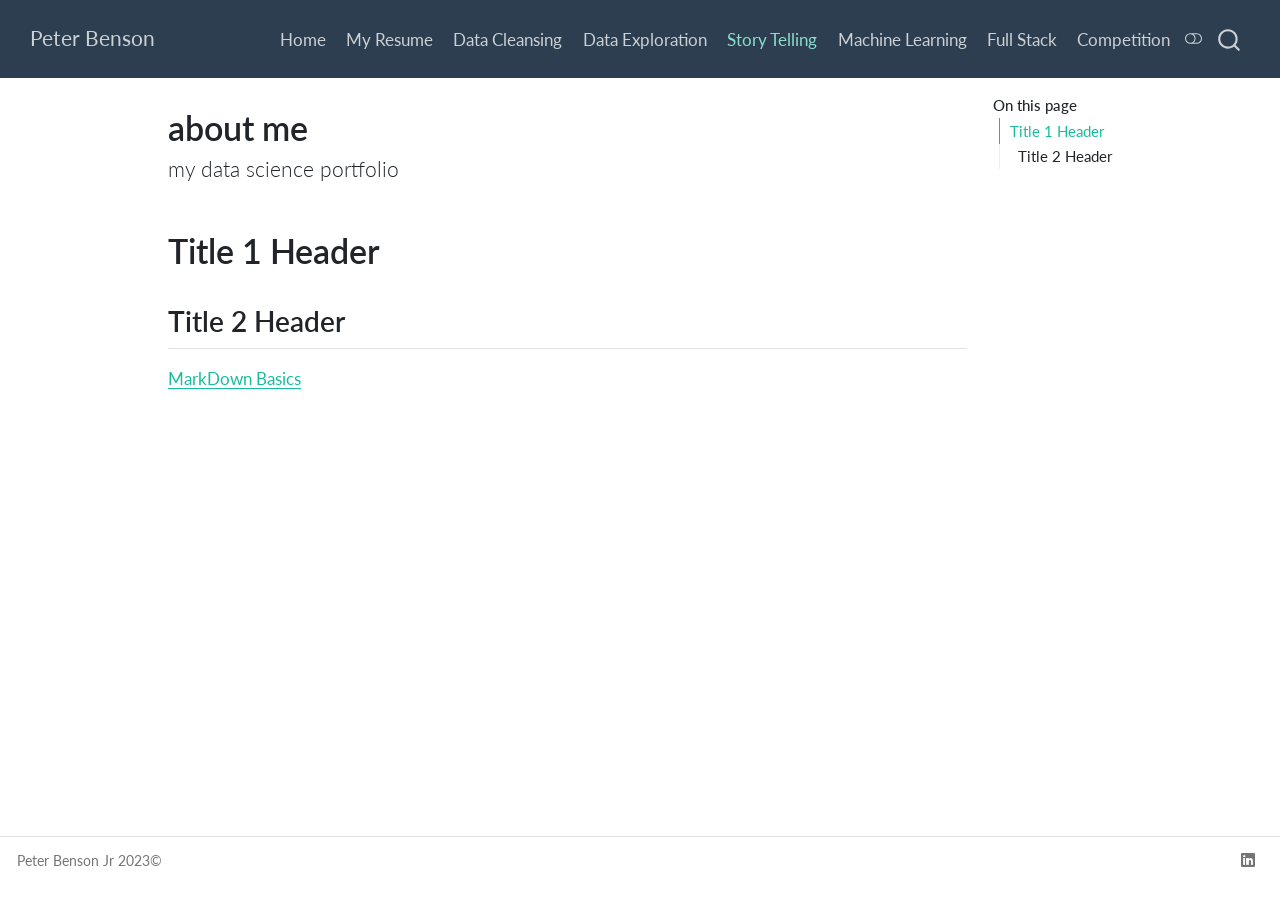
<file: story_telling.html>
<!DOCTYPE html>
<html xmlns="http://www.w3.org/1999/xhtml" lang="en" xml:lang="en"><head>

<meta charset="utf-8">
<meta name="generator" content="quarto-1.4.552">

<meta name="viewport" content="width=device-width, initial-scale=1.0, user-scalable=yes">


<title>Peter Benson - about me</title>
<style>
code{white-space: pre-wrap;}
span.smallcaps{font-variant: small-caps;}
div.columns{display: flex; gap: min(4vw, 1.5em);}
div.column{flex: auto; overflow-x: auto;}
div.hanging-indent{margin-left: 1.5em; text-indent: -1.5em;}
ul.task-list{list-style: none;}
ul.task-list li input[type="checkbox"] {
  width: 0.8em;
  margin: 0 0.8em 0.2em -1em; /* quarto-specific, see https://github.com/quarto-dev/quarto-cli/issues/4556 */ 
  vertical-align: middle;
}
</style>


<script src="site_libs/quarto-nav/quarto-nav.js"></script>
<script src="site_libs/quarto-nav/headroom.min.js"></script>
<script src="site_libs/clipboard/clipboard.min.js"></script>
<script src="site_libs/quarto-search/autocomplete.umd.js"></script>
<script src="site_libs/quarto-search/fuse.min.js"></script>
<script src="site_libs/quarto-search/quarto-search.js"></script>
<meta name="quarto:offset" content="./">
<link href="./Images/favicon.png" rel="icon" type="image/png">
<script src="site_libs/quarto-html/quarto.js"></script>
<script src="site_libs/quarto-html/popper.min.js"></script>
<script src="site_libs/quarto-html/tippy.umd.min.js"></script>
<script src="site_libs/quarto-html/anchor.min.js"></script>
<link href="site_libs/quarto-html/tippy.css" rel="stylesheet">
<link href="site_libs/quarto-html/quarto-syntax-highlighting.css" rel="stylesheet" class="quarto-color-scheme" id="quarto-text-highlighting-styles">
<link href="site_libs/quarto-html/quarto-syntax-highlighting-dark.css" rel="prefetch" class="quarto-color-scheme quarto-color-alternate" id="quarto-text-highlighting-styles">
<script src="site_libs/bootstrap/bootstrap.min.js"></script>
<link href="site_libs/bootstrap/bootstrap-icons.css" rel="stylesheet">
<link href="site_libs/bootstrap/bootstrap.min.css" rel="stylesheet" class="quarto-color-scheme" id="quarto-bootstrap" data-mode="light">
<link href="site_libs/bootstrap/bootstrap-dark.min.css" rel="prefetch" class="quarto-color-scheme quarto-color-alternate" id="quarto-bootstrap" data-mode="dark">
<script id="quarto-search-options" type="application/json">{
  "location": "navbar",
  "copy-button": false,
  "collapse-after": 3,
  "panel-placement": "end",
  "type": "overlay",
  "limit": 50,
  "keyboard-shortcut": [
    "f",
    "/",
    "s"
  ],
  "show-item-context": false,
  "language": {
    "search-no-results-text": "No results",
    "search-matching-documents-text": "matching documents",
    "search-copy-link-title": "Copy link to search",
    "search-hide-matches-text": "Hide additional matches",
    "search-more-match-text": "more match in this document",
    "search-more-matches-text": "more matches in this document",
    "search-clear-button-title": "Clear",
    "search-text-placeholder": "",
    "search-detached-cancel-button-title": "Cancel",
    "search-submit-button-title": "Submit",
    "search-label": "Search"
  }
}</script>


<link rel="stylesheet" href="styles.css">
</head>

<body class="nav-fixed">

<div id="quarto-search-results"></div>
  <header id="quarto-header" class="headroom fixed-top">
    <nav class="navbar navbar-expand-lg " data-bs-theme="dark">
      <div class="navbar-container container-fluid">
      <div class="navbar-brand-container mx-auto">
    <a class="navbar-brand" href="./index.html">
    <span class="navbar-title">Peter Benson</span>
    </a>
  </div>
            <div id="quarto-search" class="" title="Search"></div>
          <button class="navbar-toggler" type="button" data-bs-toggle="collapse" data-bs-target="#navbarCollapse" aria-controls="navbarCollapse" aria-expanded="false" aria-label="Toggle navigation" onclick="if (window.quartoToggleHeadroom) { window.quartoToggleHeadroom(); }">
  <span class="navbar-toggler-icon"></span>
</button>
          <div class="collapse navbar-collapse" id="navbarCollapse">
            <ul class="navbar-nav navbar-nav-scroll ms-auto">
  <li class="nav-item">
    <a class="nav-link" href="./index.html"> 
<span class="menu-text">Home</span></a>
  </li>  
  <li class="nav-item">
    <a class="nav-link" href="./resume.html"> 
<span class="menu-text">My Resume</span></a>
  </li>  
  <li class="nav-item">
    <a class="nav-link" href="./cleansing.html"> 
<span class="menu-text">Data Cleansing</span></a>
  </li>  
  <li class="nav-item">
    <a class="nav-link" href="./exploration.html"> 
<span class="menu-text">Data Exploration</span></a>
  </li>  
  <li class="nav-item">
    <a class="nav-link active" href="./story_telling.html" aria-current="page"> 
<span class="menu-text">Story Telling</span></a>
  </li>  
  <li class="nav-item">
    <a class="nav-link" href="./ml.html"> 
<span class="menu-text">Machine Learning</span></a>
  </li>  
  <li class="nav-item">
    <a class="nav-link" href="./full_stack.html"> 
<span class="menu-text">Full Stack</span></a>
  </li>  
  <li class="nav-item">
    <a class="nav-link" href="./competition.html"> 
<span class="menu-text">Competition</span></a>
  </li>  
</ul>
          </div> <!-- /navcollapse -->
          <div class="quarto-navbar-tools">
  <a href="" class="quarto-color-scheme-toggle quarto-navigation-tool  px-1" onclick="window.quartoToggleColorScheme(); return false;" title="Toggle dark mode"><i class="bi"></i></a>
</div>
      </div> <!-- /container-fluid -->
    </nav>
</header>
<!-- content -->
<div id="quarto-content" class="quarto-container page-columns page-rows-contents page-layout-article page-navbar">
<!-- sidebar -->
<!-- margin-sidebar -->
    <div id="quarto-margin-sidebar" class="sidebar margin-sidebar">
        <nav id="TOC" role="doc-toc" class="toc-active">
    <h2 id="toc-title">On this page</h2>
   
  <ul>
  <li><a href="#title-1-header" id="toc-title-1-header" class="nav-link active" data-scroll-target="#title-1-header">Title 1 Header</a>
  <ul class="collapse">
  <li><a href="#title-2-header" id="toc-title-2-header" class="nav-link" data-scroll-target="#title-2-header">Title 2 Header</a></li>
  </ul></li>
  </ul>
</nav>
    </div>
<!-- main -->
<main class="content" id="quarto-document-content">

<header id="title-block-header" class="quarto-title-block default">
<div class="quarto-title">
<h1 class="title">about me</h1>
<p class="subtitle lead">my data science portfolio</p>
</div>



<div class="quarto-title-meta">

    
  
    
  </div>
  


</header>


<section id="title-1-header" class="level1">
<h1>Title 1 Header</h1>
<section id="title-2-header" class="level2">
<h2 class="anchored" data-anchor-id="title-2-header">Title 2 Header</h2>
<p><a href="https://quarto.org/docs/authoring/markdown-basics.html#links-images">MarkDown Basics</a></p>


</section>
</section>

<a onclick="window.scrollTo(0, 0); return false;" role="button" id="quarto-back-to-top"><i class="bi bi-arrow-up"></i> Back to top</a></main> <!-- /main -->
<script id="quarto-html-after-body" type="application/javascript">
window.document.addEventListener("DOMContentLoaded", function (event) {
  const toggleBodyColorMode = (bsSheetEl) => {
    const mode = bsSheetEl.getAttribute("data-mode");
    const bodyEl = window.document.querySelector("body");
    if (mode === "dark") {
      bodyEl.classList.add("quarto-dark");
      bodyEl.classList.remove("quarto-light");
    } else {
      bodyEl.classList.add("quarto-light");
      bodyEl.classList.remove("quarto-dark");
    }
  }
  const toggleBodyColorPrimary = () => {
    const bsSheetEl = window.document.querySelector("link#quarto-bootstrap");
    if (bsSheetEl) {
      toggleBodyColorMode(bsSheetEl);
    }
  }
  toggleBodyColorPrimary();  
  const disableStylesheet = (stylesheets) => {
    for (let i=0; i < stylesheets.length; i++) {
      const stylesheet = stylesheets[i];
      stylesheet.rel = 'prefetch';
    }
  }
  const enableStylesheet = (stylesheets) => {
    for (let i=0; i < stylesheets.length; i++) {
      const stylesheet = stylesheets[i];
      stylesheet.rel = 'stylesheet';
    }
  }
  const manageTransitions = (selector, allowTransitions) => {
    const els = window.document.querySelectorAll(selector);
    for (let i=0; i < els.length; i++) {
      const el = els[i];
      if (allowTransitions) {
        el.classList.remove('notransition');
      } else {
        el.classList.add('notransition');
      }
    }
  }
  const toggleGiscusIfUsed = (isAlternate, darkModeDefault) => {
    const baseTheme = document.querySelector('#giscus-base-theme')?.value ?? 'light';
    const alternateTheme = document.querySelector('#giscus-alt-theme')?.value ?? 'dark';
    let newTheme = '';
    if(darkModeDefault) {
      newTheme = isAlternate ? baseTheme : alternateTheme;
    } else {
      newTheme = isAlternate ? alternateTheme : baseTheme;
    }
    const changeGiscusTheme = () => {
      // From: https://github.com/giscus/giscus/issues/336
      const sendMessage = (message) => {
        const iframe = document.querySelector('iframe.giscus-frame');
        if (!iframe) return;
        iframe.contentWindow.postMessage({ giscus: message }, 'https://giscus.app');
      }
      sendMessage({
        setConfig: {
          theme: newTheme
        }
      });
    }
    const isGiscussLoaded = window.document.querySelector('iframe.giscus-frame') !== null;
    if (isGiscussLoaded) {
      changeGiscusTheme();
    }
  }
  const toggleColorMode = (alternate) => {
    // Switch the stylesheets
    const alternateStylesheets = window.document.querySelectorAll('link.quarto-color-scheme.quarto-color-alternate');
    manageTransitions('#quarto-margin-sidebar .nav-link', false);
    if (alternate) {
      enableStylesheet(alternateStylesheets);
      for (const sheetNode of alternateStylesheets) {
        if (sheetNode.id === "quarto-bootstrap") {
          toggleBodyColorMode(sheetNode);
        }
      }
    } else {
      disableStylesheet(alternateStylesheets);
      toggleBodyColorPrimary();
    }
    manageTransitions('#quarto-margin-sidebar .nav-link', true);
    // Switch the toggles
    const toggles = window.document.querySelectorAll('.quarto-color-scheme-toggle');
    for (let i=0; i < toggles.length; i++) {
      const toggle = toggles[i];
      if (toggle) {
        if (alternate) {
          toggle.classList.add("alternate");     
        } else {
          toggle.classList.remove("alternate");
        }
      }
    }
    // Hack to workaround the fact that safari doesn't
    // properly recolor the scrollbar when toggling (#1455)
    if (navigator.userAgent.indexOf('Safari') > 0 && navigator.userAgent.indexOf('Chrome') == -1) {
      manageTransitions("body", false);
      window.scrollTo(0, 1);
      setTimeout(() => {
        window.scrollTo(0, 0);
        manageTransitions("body", true);
      }, 40);  
    }
  }
  const isFileUrl = () => { 
    return window.location.protocol === 'file:';
  }
  const hasAlternateSentinel = () => {  
    let styleSentinel = getColorSchemeSentinel();
    if (styleSentinel !== null) {
      return styleSentinel === "alternate";
    } else {
      return false;
    }
  }
  const setStyleSentinel = (alternate) => {
    const value = alternate ? "alternate" : "default";
    if (!isFileUrl()) {
      window.localStorage.setItem("quarto-color-scheme", value);
    } else {
      localAlternateSentinel = value;
    }
  }
  const getColorSchemeSentinel = () => {
    if (!isFileUrl()) {
      const storageValue = window.localStorage.getItem("quarto-color-scheme");
      return storageValue != null ? storageValue : localAlternateSentinel;
    } else {
      return localAlternateSentinel;
    }
  }
  const darkModeDefault = false;
  let localAlternateSentinel = darkModeDefault ? 'alternate' : 'default';
  // Dark / light mode switch
  window.quartoToggleColorScheme = () => {
    // Read the current dark / light value 
    let toAlternate = !hasAlternateSentinel();
    toggleColorMode(toAlternate);
    setStyleSentinel(toAlternate);
    toggleGiscusIfUsed(toAlternate, darkModeDefault);
  };
  // Ensure there is a toggle, if there isn't float one in the top right
  if (window.document.querySelector('.quarto-color-scheme-toggle') === null) {
    const a = window.document.createElement('a');
    a.classList.add('top-right');
    a.classList.add('quarto-color-scheme-toggle');
    a.href = "";
    a.onclick = function() { try { window.quartoToggleColorScheme(); } catch {} return false; };
    const i = window.document.createElement("i");
    i.classList.add('bi');
    a.appendChild(i);
    window.document.body.appendChild(a);
  }
  // Switch to dark mode if need be
  if (hasAlternateSentinel()) {
    toggleColorMode(true);
  } else {
    toggleColorMode(false);
  }
  const icon = "";
  const anchorJS = new window.AnchorJS();
  anchorJS.options = {
    placement: 'right',
    icon: icon
  };
  anchorJS.add('.anchored');
  const isCodeAnnotation = (el) => {
    for (const clz of el.classList) {
      if (clz.startsWith('code-annotation-')) {                     
        return true;
      }
    }
    return false;
  }
  const clipboard = new window.ClipboardJS('.code-copy-button', {
    text: function(trigger) {
      const codeEl = trigger.previousElementSibling.cloneNode(true);
      for (const childEl of codeEl.children) {
        if (isCodeAnnotation(childEl)) {
          childEl.remove();
        }
      }
      return codeEl.innerText;
    }
  });
  clipboard.on('success', function(e) {
    // button target
    const button = e.trigger;
    // don't keep focus
    button.blur();
    // flash "checked"
    button.classList.add('code-copy-button-checked');
    var currentTitle = button.getAttribute("title");
    button.setAttribute("title", "Copied!");
    let tooltip;
    if (window.bootstrap) {
      button.setAttribute("data-bs-toggle", "tooltip");
      button.setAttribute("data-bs-placement", "left");
      button.setAttribute("data-bs-title", "Copied!");
      tooltip = new bootstrap.Tooltip(button, 
        { trigger: "manual", 
          customClass: "code-copy-button-tooltip",
          offset: [0, -8]});
      tooltip.show();    
    }
    setTimeout(function() {
      if (tooltip) {
        tooltip.hide();
        button.removeAttribute("data-bs-title");
        button.removeAttribute("data-bs-toggle");
        button.removeAttribute("data-bs-placement");
      }
      button.setAttribute("title", currentTitle);
      button.classList.remove('code-copy-button-checked');
    }, 1000);
    // clear code selection
    e.clearSelection();
  });
    var localhostRegex = new RegExp(/^(?:http|https):\/\/localhost\:?[0-9]*\//);
    var mailtoRegex = new RegExp(/^mailto:/);
      var filterRegex = new RegExp("https:\/\/PBJ21033\.github\.io\/");
    var isInternal = (href) => {
        return filterRegex.test(href) || localhostRegex.test(href) || mailtoRegex.test(href);
    }
    // Inspect non-navigation links and adorn them if external
 	var links = window.document.querySelectorAll('a[href]:not(.nav-link):not(.navbar-brand):not(.toc-action):not(.sidebar-link):not(.sidebar-item-toggle):not(.pagination-link):not(.no-external):not([aria-hidden]):not(.dropdown-item):not(.quarto-navigation-tool)');
    for (var i=0; i<links.length; i++) {
      const link = links[i];
      if (!isInternal(link.href)) {
        // undo the damage that might have been done by quarto-nav.js in the case of
        // links that we want to consider external
        if (link.dataset.originalHref !== undefined) {
          link.href = link.dataset.originalHref;
        }
      }
    }
  function tippyHover(el, contentFn, onTriggerFn, onUntriggerFn) {
    const config = {
      allowHTML: true,
      maxWidth: 500,
      delay: 100,
      arrow: false,
      appendTo: function(el) {
          return el.parentElement;
      },
      interactive: true,
      interactiveBorder: 10,
      theme: 'quarto',
      placement: 'bottom-start',
    };
    if (contentFn) {
      config.content = contentFn;
    }
    if (onTriggerFn) {
      config.onTrigger = onTriggerFn;
    }
    if (onUntriggerFn) {
      config.onUntrigger = onUntriggerFn;
    }
    window.tippy(el, config); 
  }
  const noterefs = window.document.querySelectorAll('a[role="doc-noteref"]');
  for (var i=0; i<noterefs.length; i++) {
    const ref = noterefs[i];
    tippyHover(ref, function() {
      // use id or data attribute instead here
      let href = ref.getAttribute('data-footnote-href') || ref.getAttribute('href');
      try { href = new URL(href).hash; } catch {}
      const id = href.replace(/^#\/?/, "");
      const note = window.document.getElementById(id);
      if (note) {
        return note.innerHTML;
      } else {
        return "";
      }
    });
  }
  const xrefs = window.document.querySelectorAll('a.quarto-xref');
  const processXRef = (id, note) => {
    // Strip column container classes
    const stripColumnClz = (el) => {
      el.classList.remove("page-full", "page-columns");
      if (el.children) {
        for (const child of el.children) {
          stripColumnClz(child);
        }
      }
    }
    stripColumnClz(note)
    if (id === null || id.startsWith('sec-')) {
      // Special case sections, only their first couple elements
      const container = document.createElement("div");
      if (note.children && note.children.length > 2) {
        container.appendChild(note.children[0].cloneNode(true));
        for (let i = 1; i < note.children.length; i++) {
          const child = note.children[i];
          if (child.tagName === "P" && child.innerText === "") {
            continue;
          } else {
            container.appendChild(child.cloneNode(true));
            break;
          }
        }
        if (window.Quarto?.typesetMath) {
          window.Quarto.typesetMath(container);
        }
        return container.innerHTML
      } else {
        if (window.Quarto?.typesetMath) {
          window.Quarto.typesetMath(note);
        }
        return note.innerHTML;
      }
    } else {
      // Remove any anchor links if they are present
      const anchorLink = note.querySelector('a.anchorjs-link');
      if (anchorLink) {
        anchorLink.remove();
      }
      if (window.Quarto?.typesetMath) {
        window.Quarto.typesetMath(note);
      }
      // TODO in 1.5, we should make sure this works without a callout special case
      if (note.classList.contains("callout")) {
        return note.outerHTML;
      } else {
        return note.innerHTML;
      }
    }
  }
  for (var i=0; i<xrefs.length; i++) {
    const xref = xrefs[i];
    tippyHover(xref, undefined, function(instance) {
      instance.disable();
      let url = xref.getAttribute('href');
      let hash = undefined; 
      if (url.startsWith('#')) {
        hash = url;
      } else {
        try { hash = new URL(url).hash; } catch {}
      }
      if (hash) {
        const id = hash.replace(/^#\/?/, "");
        const note = window.document.getElementById(id);
        if (note !== null) {
          try {
            const html = processXRef(id, note.cloneNode(true));
            instance.setContent(html);
          } finally {
            instance.enable();
            instance.show();
          }
        } else {
          // See if we can fetch this
          fetch(url.split('#')[0])
          .then(res => res.text())
          .then(html => {
            const parser = new DOMParser();
            const htmlDoc = parser.parseFromString(html, "text/html");
            const note = htmlDoc.getElementById(id);
            if (note !== null) {
              const html = processXRef(id, note);
              instance.setContent(html);
            } 
          }).finally(() => {
            instance.enable();
            instance.show();
          });
        }
      } else {
        // See if we can fetch a full url (with no hash to target)
        // This is a special case and we should probably do some content thinning / targeting
        fetch(url)
        .then(res => res.text())
        .then(html => {
          const parser = new DOMParser();
          const htmlDoc = parser.parseFromString(html, "text/html");
          const note = htmlDoc.querySelector('main.content');
          if (note !== null) {
            // This should only happen for chapter cross references
            // (since there is no id in the URL)
            // remove the first header
            if (note.children.length > 0 && note.children[0].tagName === "HEADER") {
              note.children[0].remove();
            }
            const html = processXRef(null, note);
            instance.setContent(html);
          } 
        }).finally(() => {
          instance.enable();
          instance.show();
        });
      }
    }, function(instance) {
    });
  }
      let selectedAnnoteEl;
      const selectorForAnnotation = ( cell, annotation) => {
        let cellAttr = 'data-code-cell="' + cell + '"';
        let lineAttr = 'data-code-annotation="' +  annotation + '"';
        const selector = 'span[' + cellAttr + '][' + lineAttr + ']';
        return selector;
      }
      const selectCodeLines = (annoteEl) => {
        const doc = window.document;
        const targetCell = annoteEl.getAttribute("data-target-cell");
        const targetAnnotation = annoteEl.getAttribute("data-target-annotation");
        const annoteSpan = window.document.querySelector(selectorForAnnotation(targetCell, targetAnnotation));
        const lines = annoteSpan.getAttribute("data-code-lines").split(",");
        const lineIds = lines.map((line) => {
          return targetCell + "-" + line;
        })
        let top = null;
        let height = null;
        let parent = null;
        if (lineIds.length > 0) {
            //compute the position of the single el (top and bottom and make a div)
            const el = window.document.getElementById(lineIds[0]);
            top = el.offsetTop;
            height = el.offsetHeight;
            parent = el.parentElement.parentElement;
          if (lineIds.length > 1) {
            const lastEl = window.document.getElementById(lineIds[lineIds.length - 1]);
            const bottom = lastEl.offsetTop + lastEl.offsetHeight;
            height = bottom - top;
          }
          if (top !== null && height !== null && parent !== null) {
            // cook up a div (if necessary) and position it 
            let div = window.document.getElementById("code-annotation-line-highlight");
            if (div === null) {
              div = window.document.createElement("div");
              div.setAttribute("id", "code-annotation-line-highlight");
              div.style.position = 'absolute';
              parent.appendChild(div);
            }
            div.style.top = top - 2 + "px";
            div.style.height = height + 4 + "px";
            div.style.left = 0;
            let gutterDiv = window.document.getElementById("code-annotation-line-highlight-gutter");
            if (gutterDiv === null) {
              gutterDiv = window.document.createElement("div");
              gutterDiv.setAttribute("id", "code-annotation-line-highlight-gutter");
              gutterDiv.style.position = 'absolute';
              const codeCell = window.document.getElementById(targetCell);
              const gutter = codeCell.querySelector('.code-annotation-gutter');
              gutter.appendChild(gutterDiv);
            }
            gutterDiv.style.top = top - 2 + "px";
            gutterDiv.style.height = height + 4 + "px";
          }
          selectedAnnoteEl = annoteEl;
        }
      };
      const unselectCodeLines = () => {
        const elementsIds = ["code-annotation-line-highlight", "code-annotation-line-highlight-gutter"];
        elementsIds.forEach((elId) => {
          const div = window.document.getElementById(elId);
          if (div) {
            div.remove();
          }
        });
        selectedAnnoteEl = undefined;
      };
        // Handle positioning of the toggle
    window.addEventListener(
      "resize",
      throttle(() => {
        elRect = undefined;
        if (selectedAnnoteEl) {
          selectCodeLines(selectedAnnoteEl);
        }
      }, 10)
    );
    function throttle(fn, ms) {
    let throttle = false;
    let timer;
      return (...args) => {
        if(!throttle) { // first call gets through
            fn.apply(this, args);
            throttle = true;
        } else { // all the others get throttled
            if(timer) clearTimeout(timer); // cancel #2
            timer = setTimeout(() => {
              fn.apply(this, args);
              timer = throttle = false;
            }, ms);
        }
      };
    }
      // Attach click handler to the DT
      const annoteDls = window.document.querySelectorAll('dt[data-target-cell]');
      for (const annoteDlNode of annoteDls) {
        annoteDlNode.addEventListener('click', (event) => {
          const clickedEl = event.target;
          if (clickedEl !== selectedAnnoteEl) {
            unselectCodeLines();
            const activeEl = window.document.querySelector('dt[data-target-cell].code-annotation-active');
            if (activeEl) {
              activeEl.classList.remove('code-annotation-active');
            }
            selectCodeLines(clickedEl);
            clickedEl.classList.add('code-annotation-active');
          } else {
            // Unselect the line
            unselectCodeLines();
            clickedEl.classList.remove('code-annotation-active');
          }
        });
      }
  const findCites = (el) => {
    const parentEl = el.parentElement;
    if (parentEl) {
      const cites = parentEl.dataset.cites;
      if (cites) {
        return {
          el,
          cites: cites.split(' ')
        };
      } else {
        return findCites(el.parentElement)
      }
    } else {
      return undefined;
    }
  };
  var bibliorefs = window.document.querySelectorAll('a[role="doc-biblioref"]');
  for (var i=0; i<bibliorefs.length; i++) {
    const ref = bibliorefs[i];
    const citeInfo = findCites(ref);
    if (citeInfo) {
      tippyHover(citeInfo.el, function() {
        var popup = window.document.createElement('div');
        citeInfo.cites.forEach(function(cite) {
          var citeDiv = window.document.createElement('div');
          citeDiv.classList.add('hanging-indent');
          citeDiv.classList.add('csl-entry');
          var biblioDiv = window.document.getElementById('ref-' + cite);
          if (biblioDiv) {
            citeDiv.innerHTML = biblioDiv.innerHTML;
          }
          popup.appendChild(citeDiv);
        });
        return popup.innerHTML;
      });
    }
  }
});
</script>
</div> <!-- /content -->
<footer class="footer">
  <div class="nav-footer">
    <div class="nav-footer-left">
<p>Peter Benson Jr 2023©</p>
</div>   
    <div class="nav-footer-center">
      &nbsp;
    </div>
    <div class="nav-footer-right">
      <ul class="footer-items list-unstyled">
    <li class="nav-item compact">
    <a class="nav-link" href="./Your_LinkedIn_URL">
      <i class="bi bi-linkedin" role="img">
</i> 
    </a>
  </li>  
</ul>
    </div>
  </div>
</footer>




</body></html>
</file>
<file: site_libs/quarto-html/tippy.css>
.tippy-box[data-animation=fade][data-state=hidden]{opacity:0}[data-tippy-root]{max-width:calc(100vw - 10px)}.tippy-box{position:relative;background-color:#333;color:#fff;border-radius:4px;font-size:14px;line-height:1.4;white-space:normal;outline:0;transition-property:transform,visibility,opacity}.tippy-box[data-placement^=top]>.tippy-arrow{bottom:0}.tippy-box[data-placement^=top]>.tippy-arrow:before{bottom:-7px;left:0;border-width:8px 8px 0;border-top-color:initial;transform-origin:center top}.tippy-box[data-placement^=bottom]>.tippy-arrow{top:0}.tippy-box[data-placement^=bottom]>.tippy-arrow:before{top:-7px;left:0;border-width:0 8px 8px;border-bottom-color:initial;transform-origin:center bottom}.tippy-box[data-placement^=left]>.tippy-arrow{right:0}.tippy-box[data-placement^=left]>.tippy-arrow:before{border-width:8px 0 8px 8px;border-left-color:initial;right:-7px;transform-origin:center left}.tippy-box[data-placement^=right]>.tippy-arrow{left:0}.tippy-box[data-placement^=right]>.tippy-arrow:before{left:-7px;border-width:8px 8px 8px 0;border-right-color:initial;transform-origin:center right}.tippy-box[data-inertia][data-state=visible]{transition-timing-function:cubic-bezier(.54,1.5,.38,1.11)}.tippy-arrow{width:16px;height:16px;color:#333}.tippy-arrow:before{content:"";position:absolute;border-color:transparent;border-style:solid}.tippy-content{position:relative;padding:5px 9px;z-index:1}
</file>
<file: site_libs/quarto-html/quarto-syntax-highlighting.css>
/* quarto syntax highlight colors */
:root {
  --quarto-hl-ot-color: #003B4F;
  --quarto-hl-at-color: #657422;
  --quarto-hl-ss-color: #20794D;
  --quarto-hl-an-color: #5E5E5E;
  --quarto-hl-fu-color: #4758AB;
  --quarto-hl-st-color: #20794D;
  --quarto-hl-cf-color: #003B4F;
  --quarto-hl-op-color: #5E5E5E;
  --quarto-hl-er-color: #AD0000;
  --quarto-hl-bn-color: #AD0000;
  --quarto-hl-al-color: #AD0000;
  --quarto-hl-va-color: #111111;
  --quarto-hl-bu-color: inherit;
  --quarto-hl-ex-color: inherit;
  --quarto-hl-pp-color: #AD0000;
  --quarto-hl-in-color: #5E5E5E;
  --quarto-hl-vs-color: #20794D;
  --quarto-hl-wa-color: #5E5E5E;
  --quarto-hl-do-color: #5E5E5E;
  --quarto-hl-im-color: #00769E;
  --quarto-hl-ch-color: #20794D;
  --quarto-hl-dt-color: #AD0000;
  --quarto-hl-fl-color: #AD0000;
  --quarto-hl-co-color: #5E5E5E;
  --quarto-hl-cv-color: #5E5E5E;
  --quarto-hl-cn-color: #8f5902;
  --quarto-hl-sc-color: #5E5E5E;
  --quarto-hl-dv-color: #AD0000;
  --quarto-hl-kw-color: #003B4F;
}

/* other quarto variables */
:root {
  --quarto-font-monospace: SFMono-Regular, Menlo, Monaco, Consolas, "Liberation Mono", "Courier New", monospace;
}

pre > code.sourceCode > span {
  color: #003B4F;
}

code span {
  color: #003B4F;
}

code.sourceCode > span {
  color: #003B4F;
}

div.sourceCode,
div.sourceCode pre.sourceCode {
  color: #003B4F;
}

code span.ot {
  color: #003B4F;
  font-style: inherit;
}

code span.at {
  color: #657422;
  font-style: inherit;
}

code span.ss {
  color: #20794D;
  font-style: inherit;
}

code span.an {
  color: #5E5E5E;
  font-style: inherit;
}

code span.fu {
  color: #4758AB;
  font-style: inherit;
}

code span.st {
  color: #20794D;
  font-style: inherit;
}

code span.cf {
  color: #003B4F;
  font-style: inherit;
}

code span.op {
  color: #5E5E5E;
  font-style: inherit;
}

code span.er {
  color: #AD0000;
  font-style: inherit;
}

code span.bn {
  color: #AD0000;
  font-style: inherit;
}

code span.al {
  color: #AD0000;
  font-style: inherit;
}

code span.va {
  color: #111111;
  font-style: inherit;
}

code span.bu {
  font-style: inherit;
}

code span.ex {
  font-style: inherit;
}

code span.pp {
  color: #AD0000;
  font-style: inherit;
}

code span.in {
  color: #5E5E5E;
  font-style: inherit;
}

code span.vs {
  color: #20794D;
  font-style: inherit;
}

code span.wa {
  color: #5E5E5E;
  font-style: italic;
}

code span.do {
  color: #5E5E5E;
  font-style: italic;
}

code span.im {
  color: #00769E;
  font-style: inherit;
}

code span.ch {
  color: #20794D;
  font-style: inherit;
}

code span.dt {
  color: #AD0000;
  font-style: inherit;
}

code span.fl {
  color: #AD0000;
  font-style: inherit;
}

code span.co {
  color: #5E5E5E;
  font-style: inherit;
}

code span.cv {
  color: #5E5E5E;
  font-style: italic;
}

code span.cn {
  color: #8f5902;
  font-style: inherit;
}

code span.sc {
  color: #5E5E5E;
  font-style: inherit;
}

code span.dv {
  color: #AD0000;
  font-style: inherit;
}

code span.kw {
  color: #003B4F;
  font-style: inherit;
}

.prevent-inlining {
  content: "</";
}

/*# sourceMappingURL=debc5d5d77c3f9108843748ff7464032.css.map */
</file>
<file: site_libs/quarto-html/quarto-syntax-highlighting-dark.css>
/* quarto syntax highlight colors */
:root {
  --quarto-hl-al-color: #f07178;
  --quarto-hl-an-color: #d4d0ab;
  --quarto-hl-at-color: #00e0e0;
  --quarto-hl-bn-color: #d4d0ab;
  --quarto-hl-bu-color: #abe338;
  --quarto-hl-ch-color: #abe338;
  --quarto-hl-co-color: #f8f8f2;
  --quarto-hl-cv-color: #ffd700;
  --quarto-hl-cn-color: #ffd700;
  --quarto-hl-cf-color: #ffa07a;
  --quarto-hl-dt-color: #ffa07a;
  --quarto-hl-dv-color: #d4d0ab;
  --quarto-hl-do-color: #f8f8f2;
  --quarto-hl-er-color: #f07178;
  --quarto-hl-ex-color: #00e0e0;
  --quarto-hl-fl-color: #d4d0ab;
  --quarto-hl-fu-color: #ffa07a;
  --quarto-hl-im-color: #abe338;
  --quarto-hl-in-color: #d4d0ab;
  --quarto-hl-kw-color: #ffa07a;
  --quarto-hl-op-color: #ffa07a;
  --quarto-hl-ot-color: #00e0e0;
  --quarto-hl-pp-color: #dcc6e0;
  --quarto-hl-re-color: #00e0e0;
  --quarto-hl-sc-color: #abe338;
  --quarto-hl-ss-color: #abe338;
  --quarto-hl-st-color: #abe338;
  --quarto-hl-va-color: #00e0e0;
  --quarto-hl-vs-color: #abe338;
  --quarto-hl-wa-color: #dcc6e0;
}

/* other quarto variables */
:root {
  --quarto-font-monospace: SFMono-Regular, Menlo, Monaco, Consolas, "Liberation Mono", "Courier New", monospace;
}

code span.al {
  background-color: #2a0f15;
  font-weight: bold;
  color: #f07178;
}

code span.an {
  color: #d4d0ab;
}

code span.at {
  color: #00e0e0;
}

code span.bn {
  color: #d4d0ab;
}

code span.bu {
  color: #abe338;
}

code span.ch {
  color: #abe338;
}

code span.co {
  font-style: italic;
  color: #f8f8f2;
}

code span.cv {
  color: #ffd700;
}

code span.cn {
  color: #ffd700;
}

code span.cf {
  font-weight: bold;
  color: #ffa07a;
}

code span.dt {
  color: #ffa07a;
}

code span.dv {
  color: #d4d0ab;
}

code span.do {
  color: #f8f8f2;
}

code span.er {
  color: #f07178;
  text-decoration: underline;
}

code span.ex {
  font-weight: bold;
  color: #00e0e0;
}

code span.fl {
  color: #d4d0ab;
}

code span.fu {
  color: #ffa07a;
}

code span.im {
  color: #abe338;
}

code span.in {
  color: #d4d0ab;
}

code span.kw {
  font-weight: bold;
  color: #ffa07a;
}

pre > code.sourceCode > span {
  color: #f8f8f2;
}

code span {
  color: #f8f8f2;
}

code.sourceCode > span {
  color: #f8f8f2;
}

div.sourceCode,
div.sourceCode pre.sourceCode {
  color: #f8f8f2;
}

code span.op {
  color: #ffa07a;
}

code span.ot {
  color: #00e0e0;
}

code span.pp {
  color: #dcc6e0;
}

code span.re {
  background-color: #f8f8f2;
  color: #00e0e0;
}

code span.sc {
  color: #abe338;
}

code span.ss {
  color: #abe338;
}

code span.st {
  color: #abe338;
}

code span.va {
  color: #00e0e0;
}

code span.vs {
  color: #abe338;
}

code span.wa {
  color: #dcc6e0;
}

.prevent-inlining {
  content: "</";
}

/*# sourceMappingURL=935a306eefa94366c21e1a970dddb765.css.map */
</file>
<file: styles.css>
/* css styles */
</file>
<file: Cheap_Magic/styles/cheap_magic.css>
@import url('https://fonts.googleapis.com/css?family=Bentham|Lato');

/* homepage css */

/*
    header
*/
header
{
    display: grid;
    grid-template-columns: 150px auto;
    background-color:#0c020f ;
    z-index: 2;
    position: sticky;
    top: 0;
    
}
header a
{
    z-index: 2;
}
.logo
{
    width: 100px;
}
#logo_link
{
    padding-top: 5px;
    justify-self: center;
    align-self: center;
}
nav
{
    display: flex;
    justify-content: space-evenly;
    z-index: 2;
    background-color: #0c020f; 
    font-size: 110%;
}
nav a
{
    text-align: center;
    color: #bf00fb;
    text-decoration: none;
    padding: 35px;
}
nav a:hover
{
    background-color: #fefefa;
    text-decoration: underline;
    color: #0c020f;
    font-size: 20px;
    text-size-adjust: 10px;
}

/*
    section
*/
body
{
    background-color: #1a4c9c;
    margin: 0;
}
section
{
    text-align: center;
    color: #fefefa;
    padding-left: 50px;
    padding-right: 50px;
}
section p
{
    font-family: 'Bentham';
    font-size: 1.2em;
    color: #fefefa;
    
}
section h3
{
    font-family: 'Lato';
    color: #0c020f;
    text-decoration: underline;
}
#Magic
{
    display: grid;
    grid-template-columns: repeat(2, 1fr);
    grid-template-rows: repeat(2, 1fr);
}
.Magic_origin
{
    grid-column: 1;
    grid-row: 1;
    margin-right: 10%;
    margin-top: 10%;
    justify-self: right;
    height: 300px;
    max-width: 5000px;
    border : 10px solid #0c020f;
    transition: transform .5s;
    box-shadow: 5px 5px 10px #2e302b;
}
.Colors
{
    grid-column: 2;
    grid-row: 2;
    margin-left: 20%;
    justify-self: left;
    height: 300px;
    max-width: 5000px;
    border: 10px solid #0c020f;
    transition: transform .5s;
    box-shadow: 5px 5px 10px #2e302b;
}
/*
    footer
*/
footer
{
    background-color: #0c020f;
    padding: 25px 50px;
    margin-top: 100px;
    display: flex;
    justify-content: space-between;
    align-items: center;
}

footer a
{
    color: #fefefa;
    text-decoration: none;
}
footer a:hover
{
    color: #bf00fb;
    text-decoration: underline;
    font-size: 30px;
    text-size-adjust: 20px;
}
footer h3
{
    color: #fefefa;
    text-decoration: none;
}
footer .social img
{
    display: grid;
    padding-top: 15px;
}
footer .social img:hover
{
    opacity: .6;
    transform: scale(1.3);
}
/* 
    Product Page CSS
*/

.Product-grid
{
    display: grid;
    grid-template-columns: repeat(2, 1fr);
    grid-template-rows: repeat(4, 1fr);
}

h1
{  
    text-align: center;
    text-decoration: underline;
    margin-top: 20px;
}
.card-img
{
    max-width: 300px;
    height: 300px;
    margin-bottom: 1.2em;
}
.card-img:hover
{
    opacity: .9;
    transform: scale(1.1);
}
.Inferno-card
{
    justify-self: center;
    grid-column: 1;
    grid-row: 1;
    margin-top: 2em;
}
.Inferno-card .card-img, .Crucible-card .card-img
{
    border: 10px solid red;
}
.Crucible-card
{
    justify-self: center;
    grid-column: 2;
    grid-row: 1;
    margin-top: 2em;
}
.Divinity-card
{
    justify-self: center;
    grid-column: 1;
    grid-row: 2;
}
.Divinity-card .card-img, .Midnight-card .card-img
{
    border: 10px solid black;
}
.Midnight-card
{
    justify-self: center;
    grid-column: 2;
    grid-row: 2;
}
.Frost-card
{
    justify-self: center;
    grid-column: 1;
    grid-row: 3;
}
.Frost-card .card-img, .Clever-card .card-img
{
    border: 10px solid blue;
}
.Clever-card
{
    justify-self: center;
    grid-column: 2;
    grid-row: 3;
}
.Oath-card
{
    justify-self: center;
    grid-column: 1;
    grid-row: 4;
}
.Oath-card .card-img, .God-card .card-img
{
    border: 10px solid white;
}
.God-card
{
    justify-self: center;
    grid-column: 2;
    grid-row: 4;
}
/* 
    Inferno css
*/
.inferno-grid
{
    display: grid;
    grid-template-columns: repeat(2, 1fr);
}
.inferno_titan-card
{
    grid-column: 1;
    max-width: 300px;
    height: 300px;
    margin-bottom: 1.2em;
    justify-self: center;
    border: 10px solid red;
    transition: transform .5s;
    box-shadow: 5px 5px 10px black;
}
#title
{
    grid-column: 1;
    text-align: center;
    margin-top: 50px;
}
#text
{
    grid-column: 2;
    text-align: left;
    padding-right: 50px;
}
#cost
{
    grid-column: 2;
    justify-self: bottom;
    padding-right: 50px;
}
#cost:hover
{
    color: red;
    text-decoration: underline;
    font-size: 20px;
    text-size-adjust: 10px;
}
</file>
